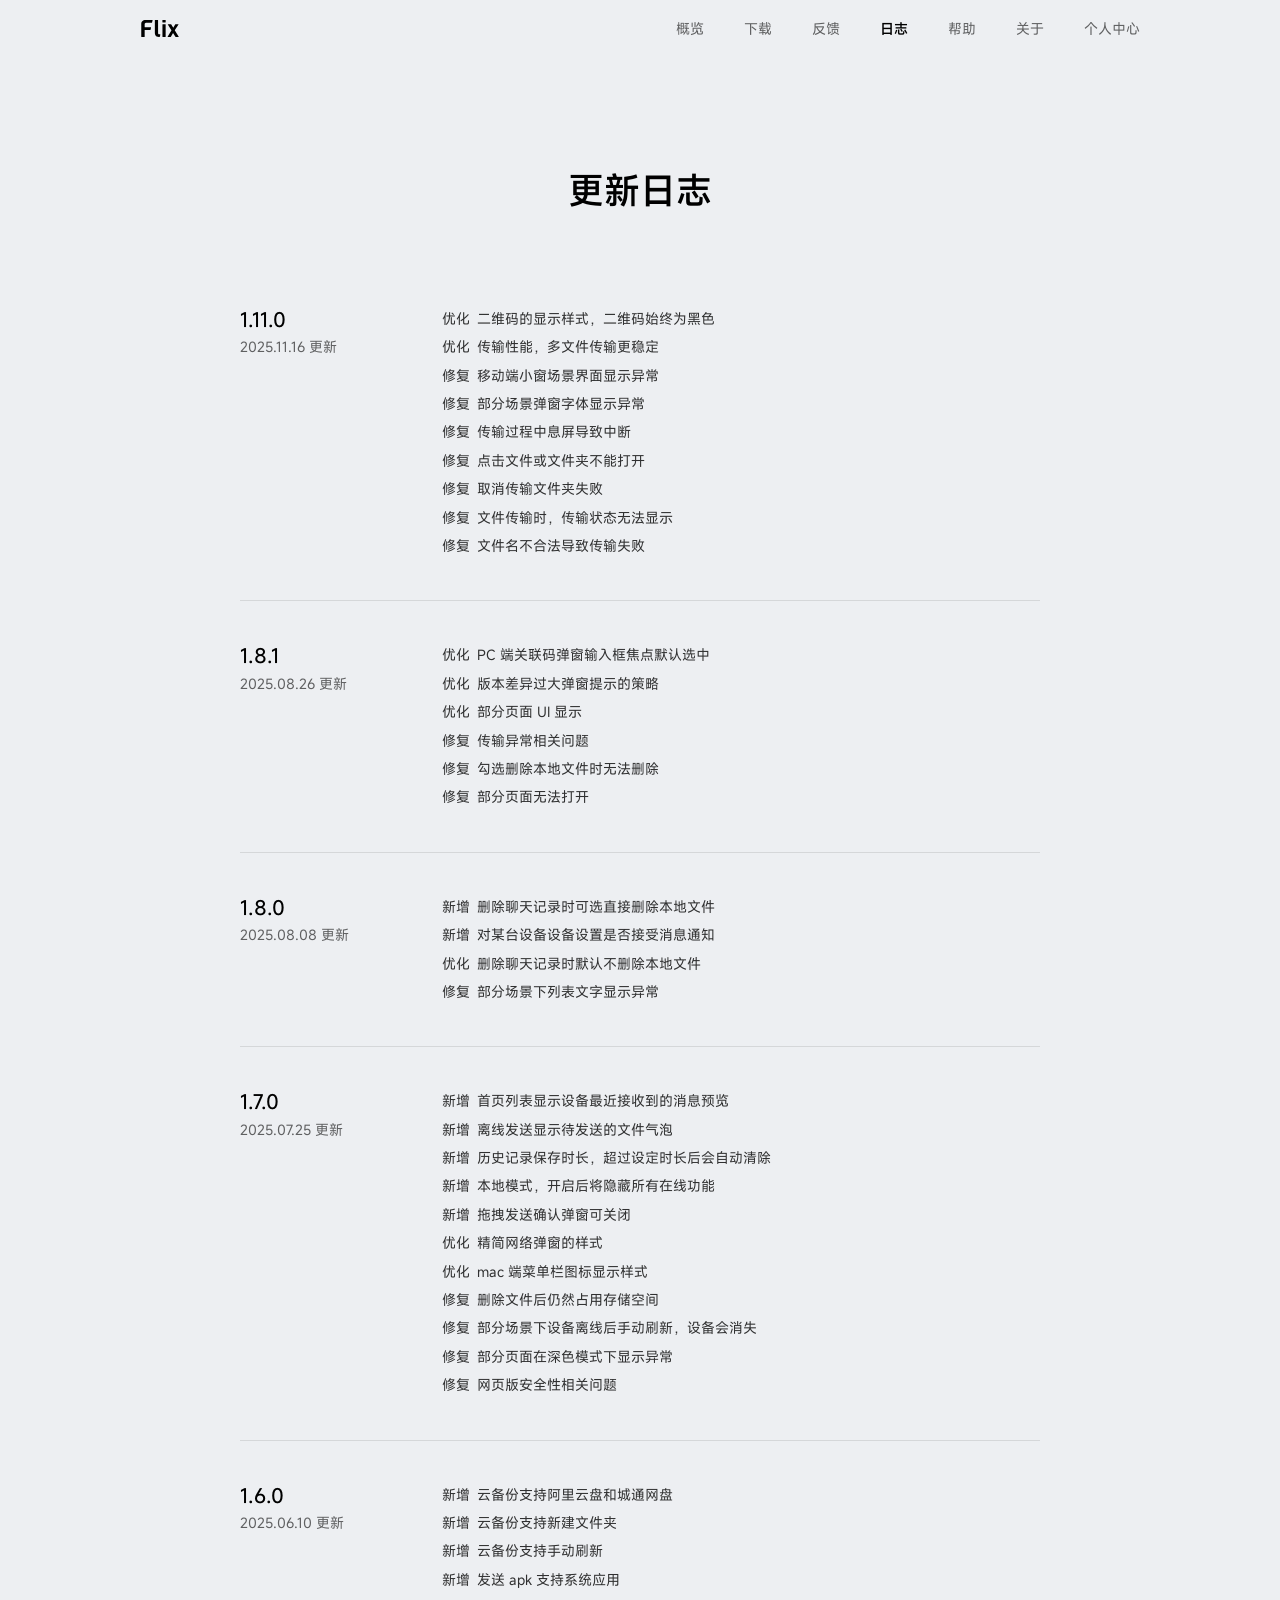
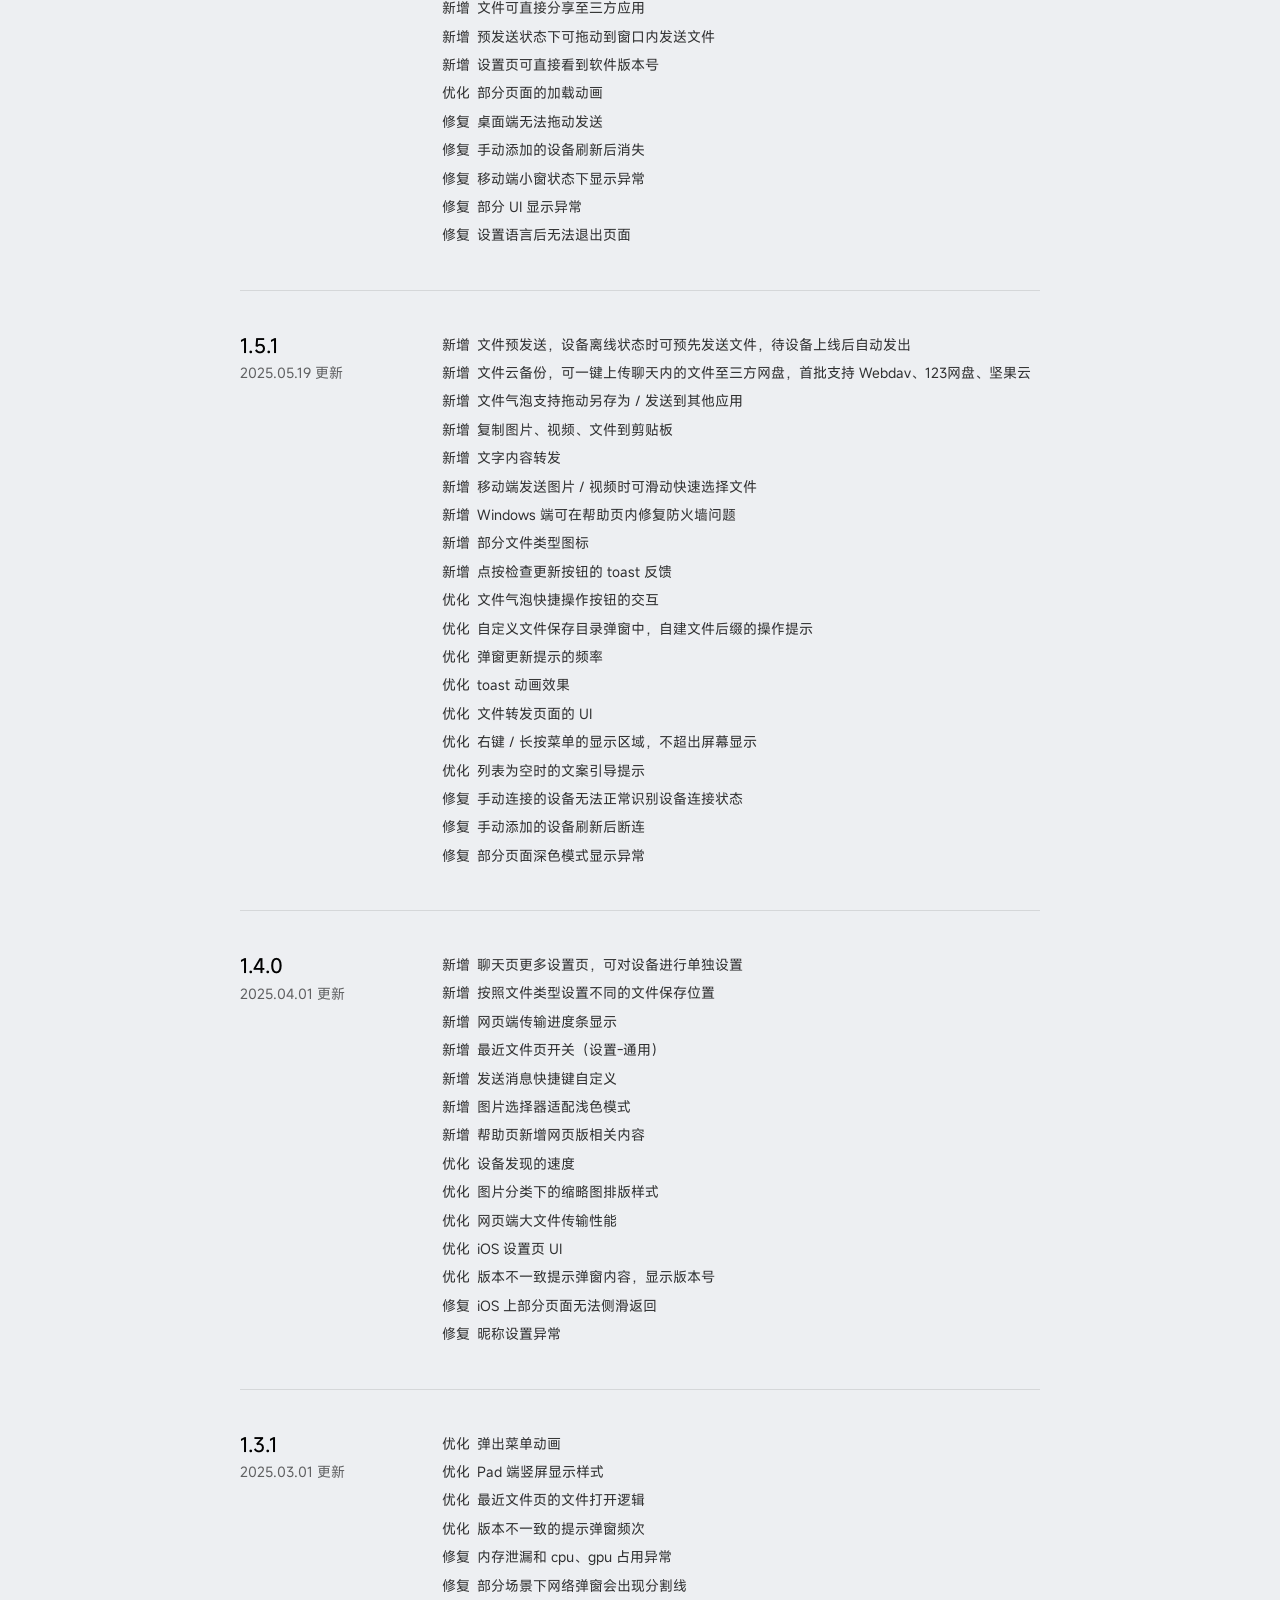
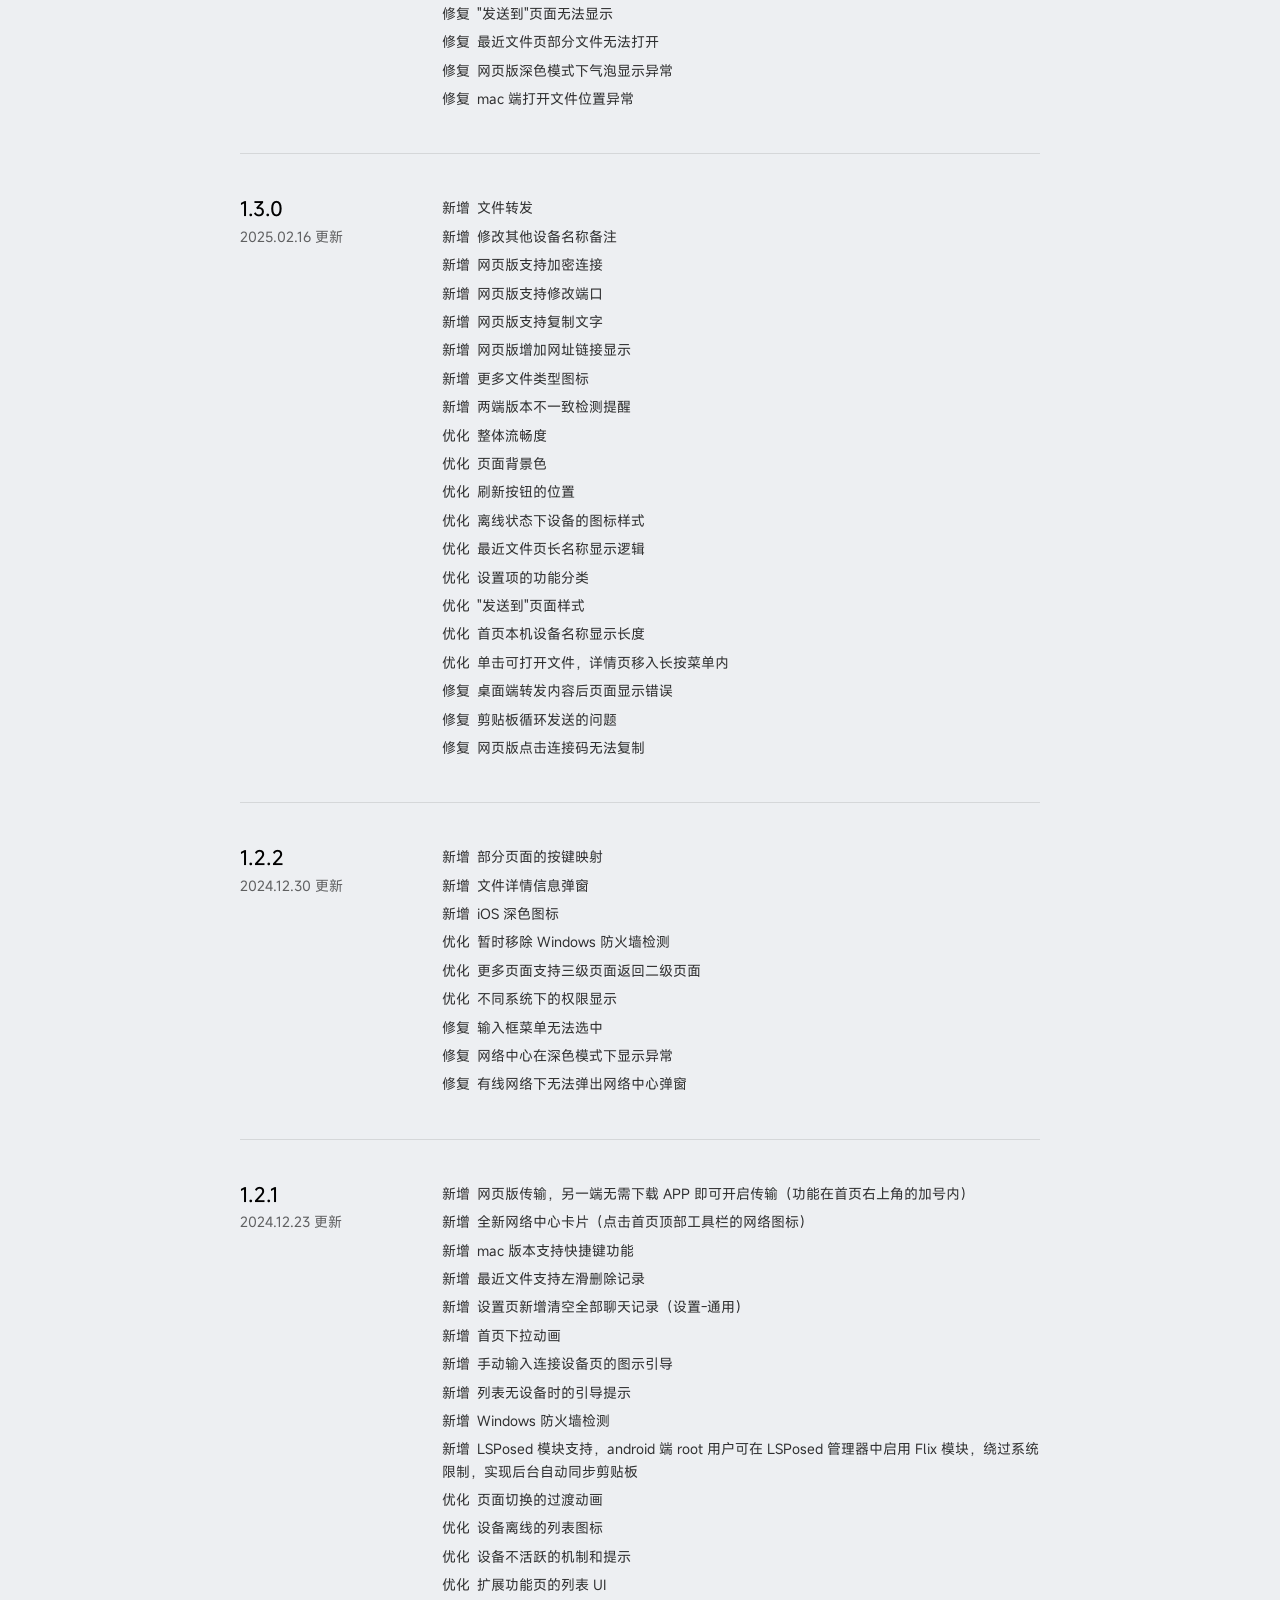
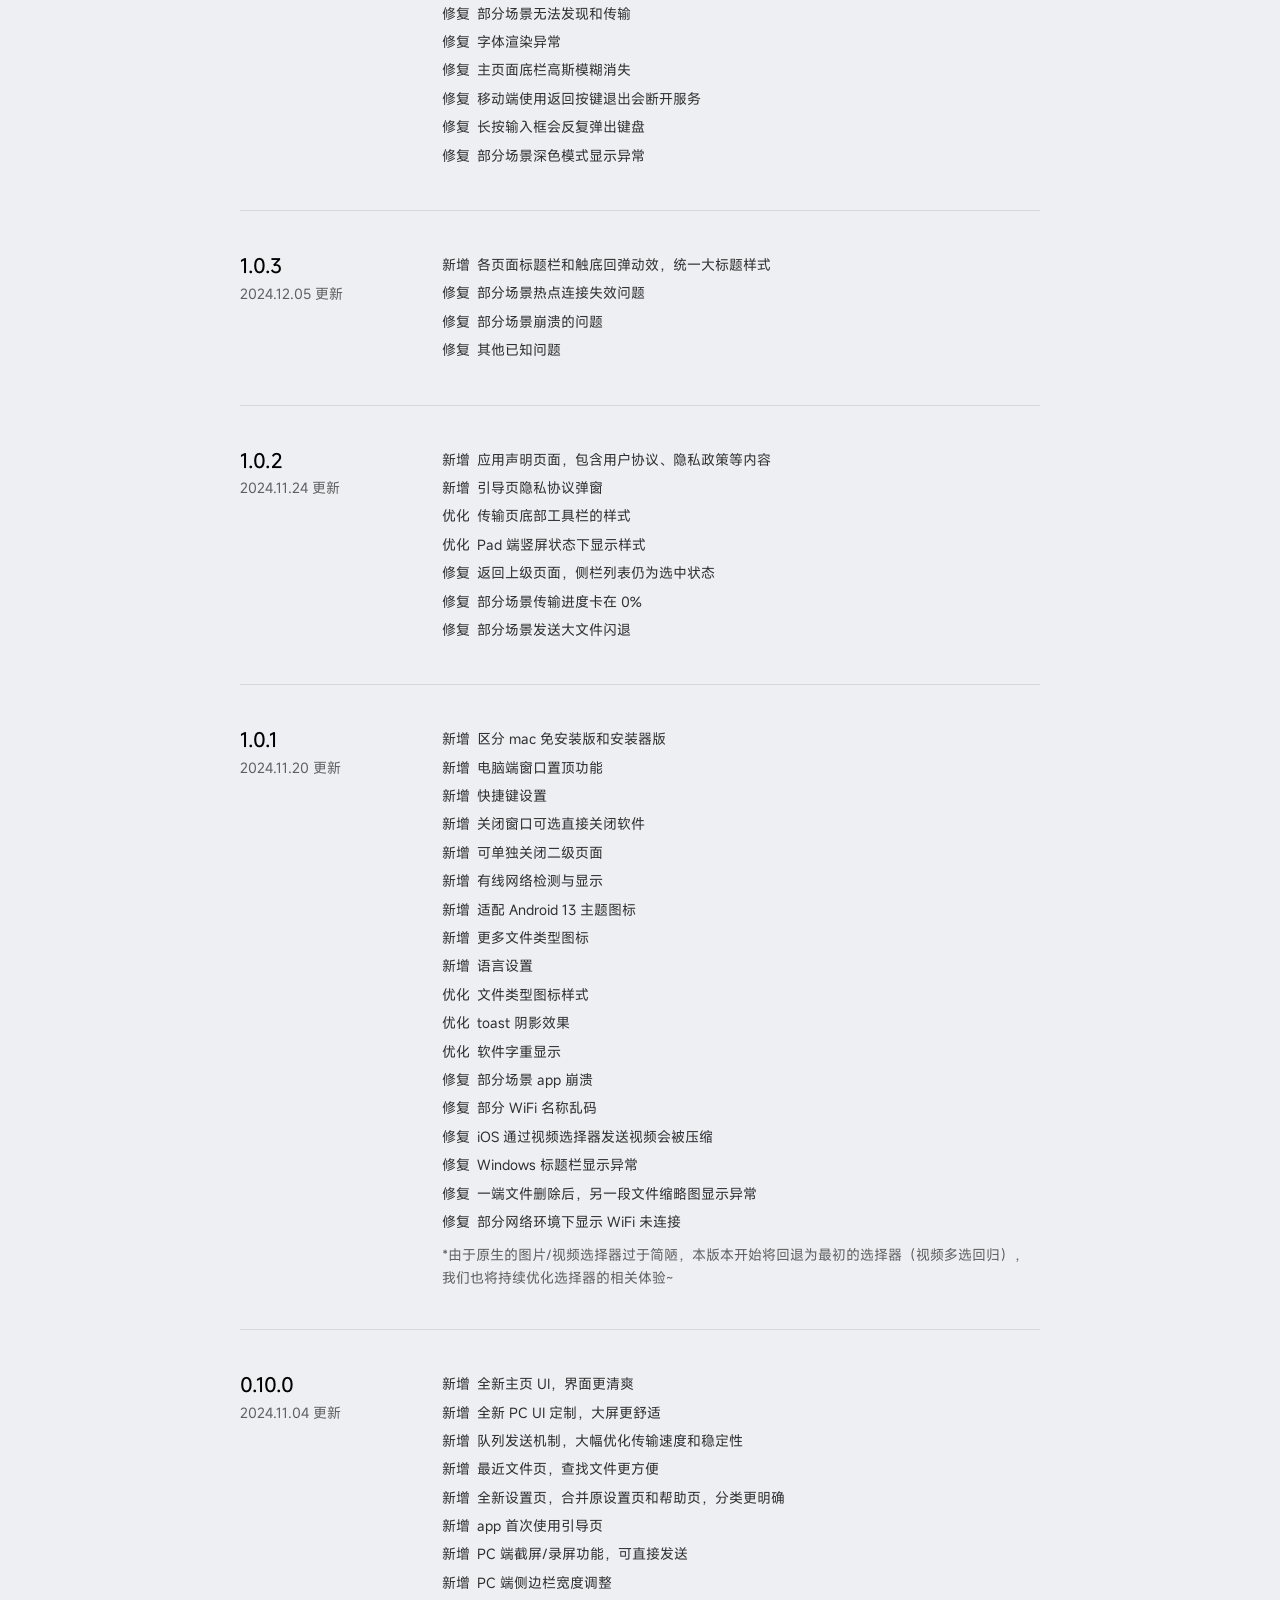
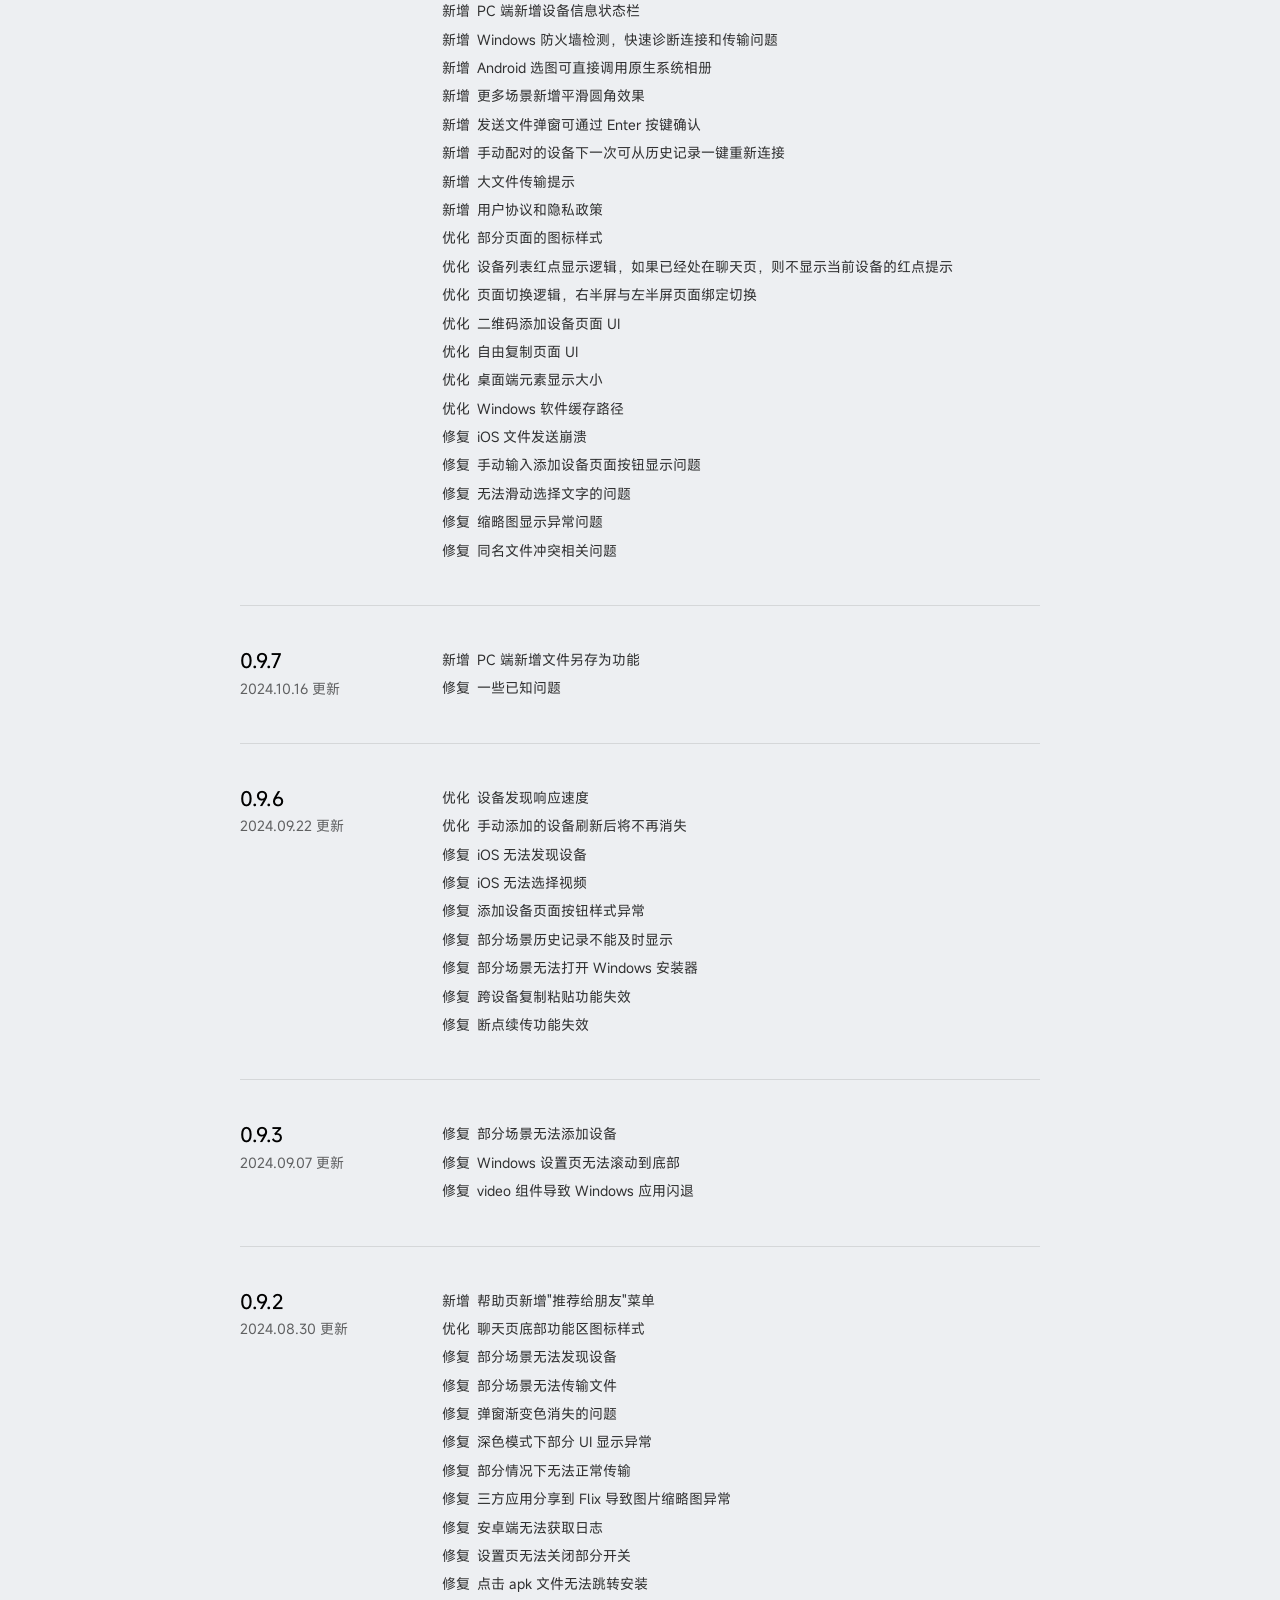
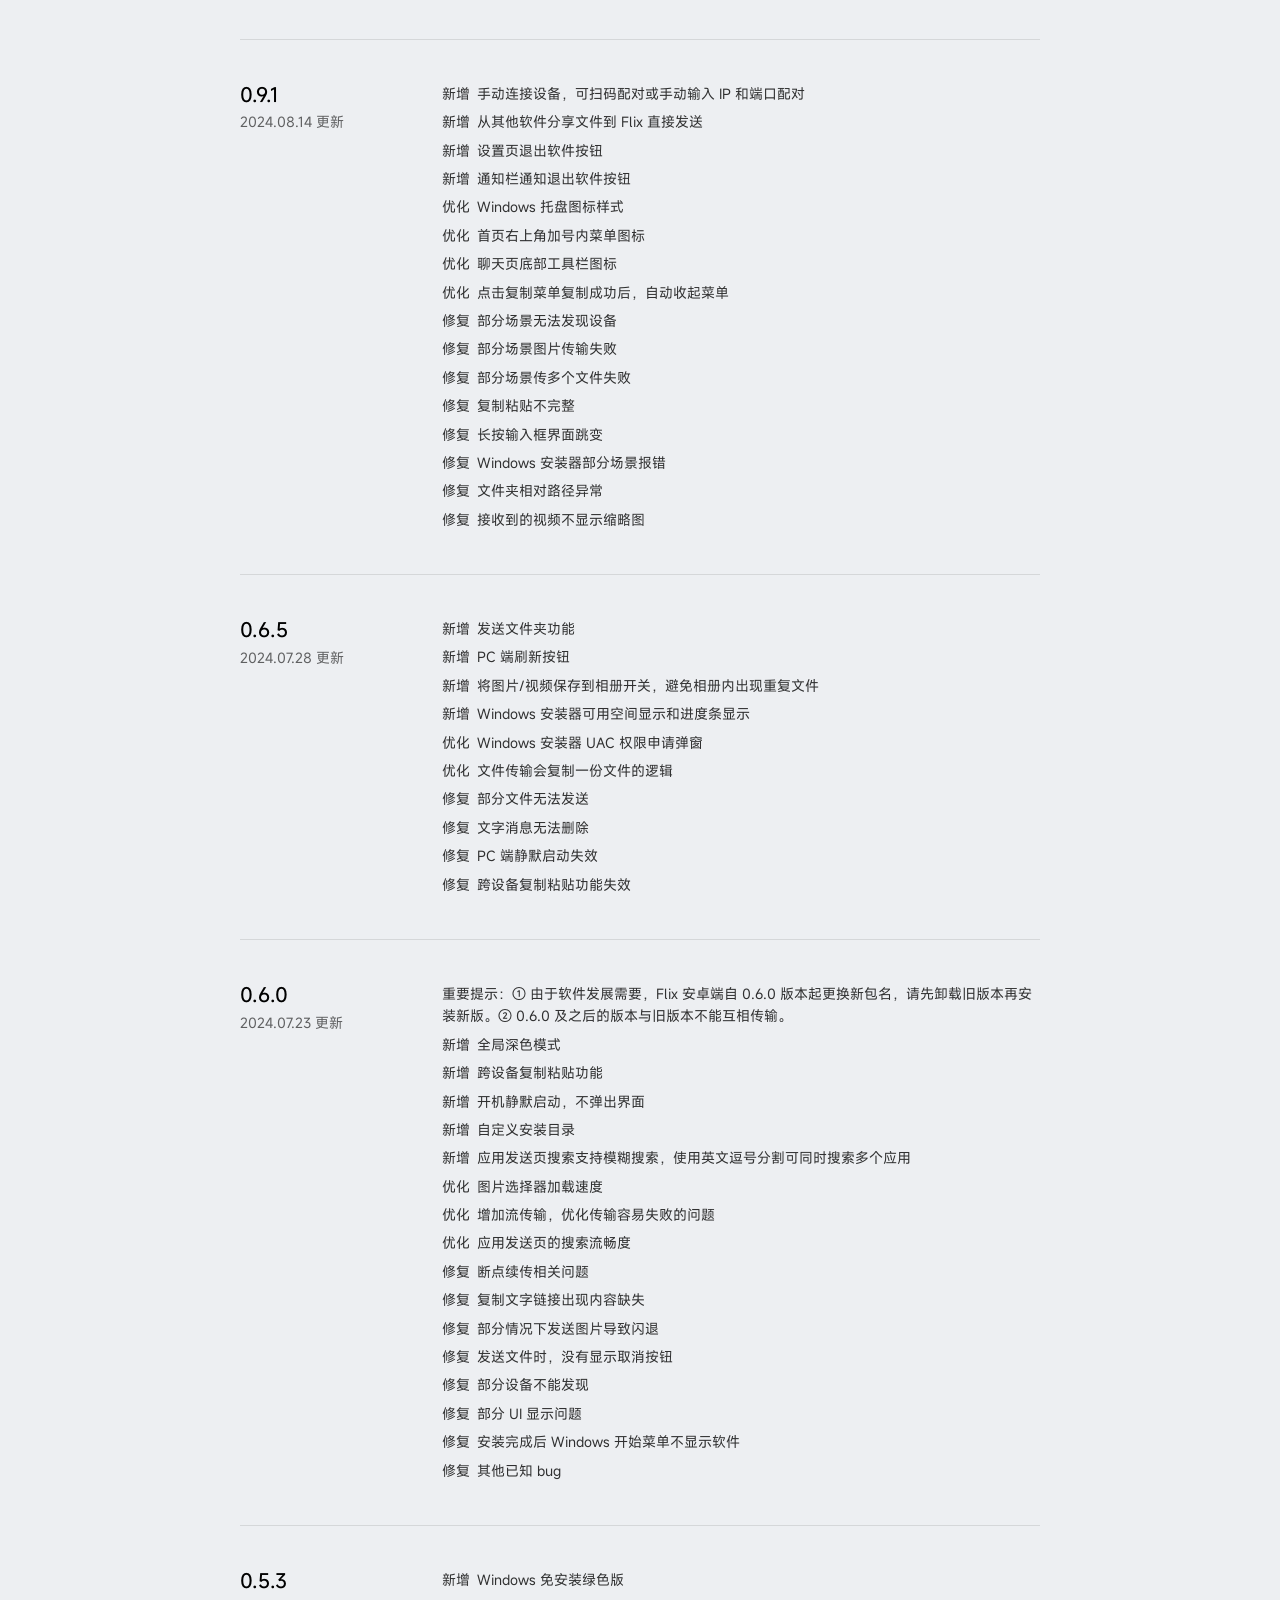
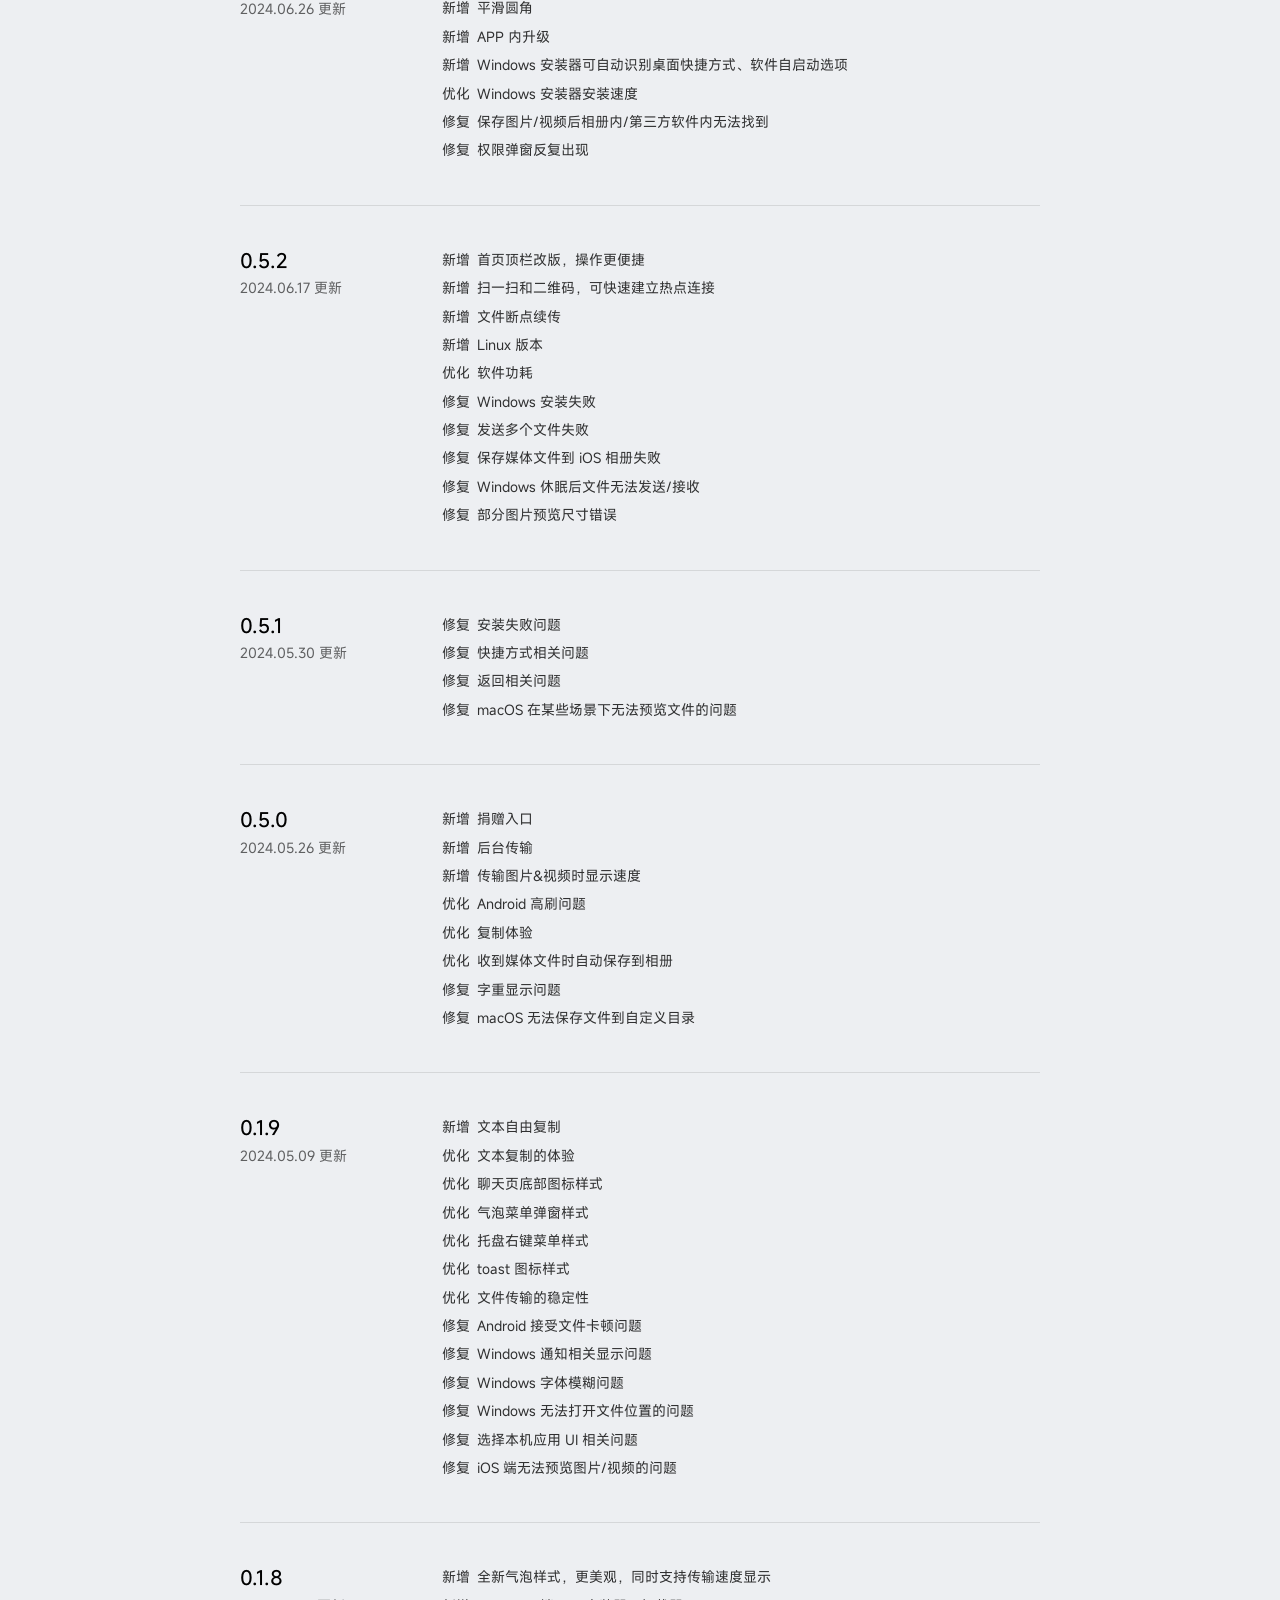
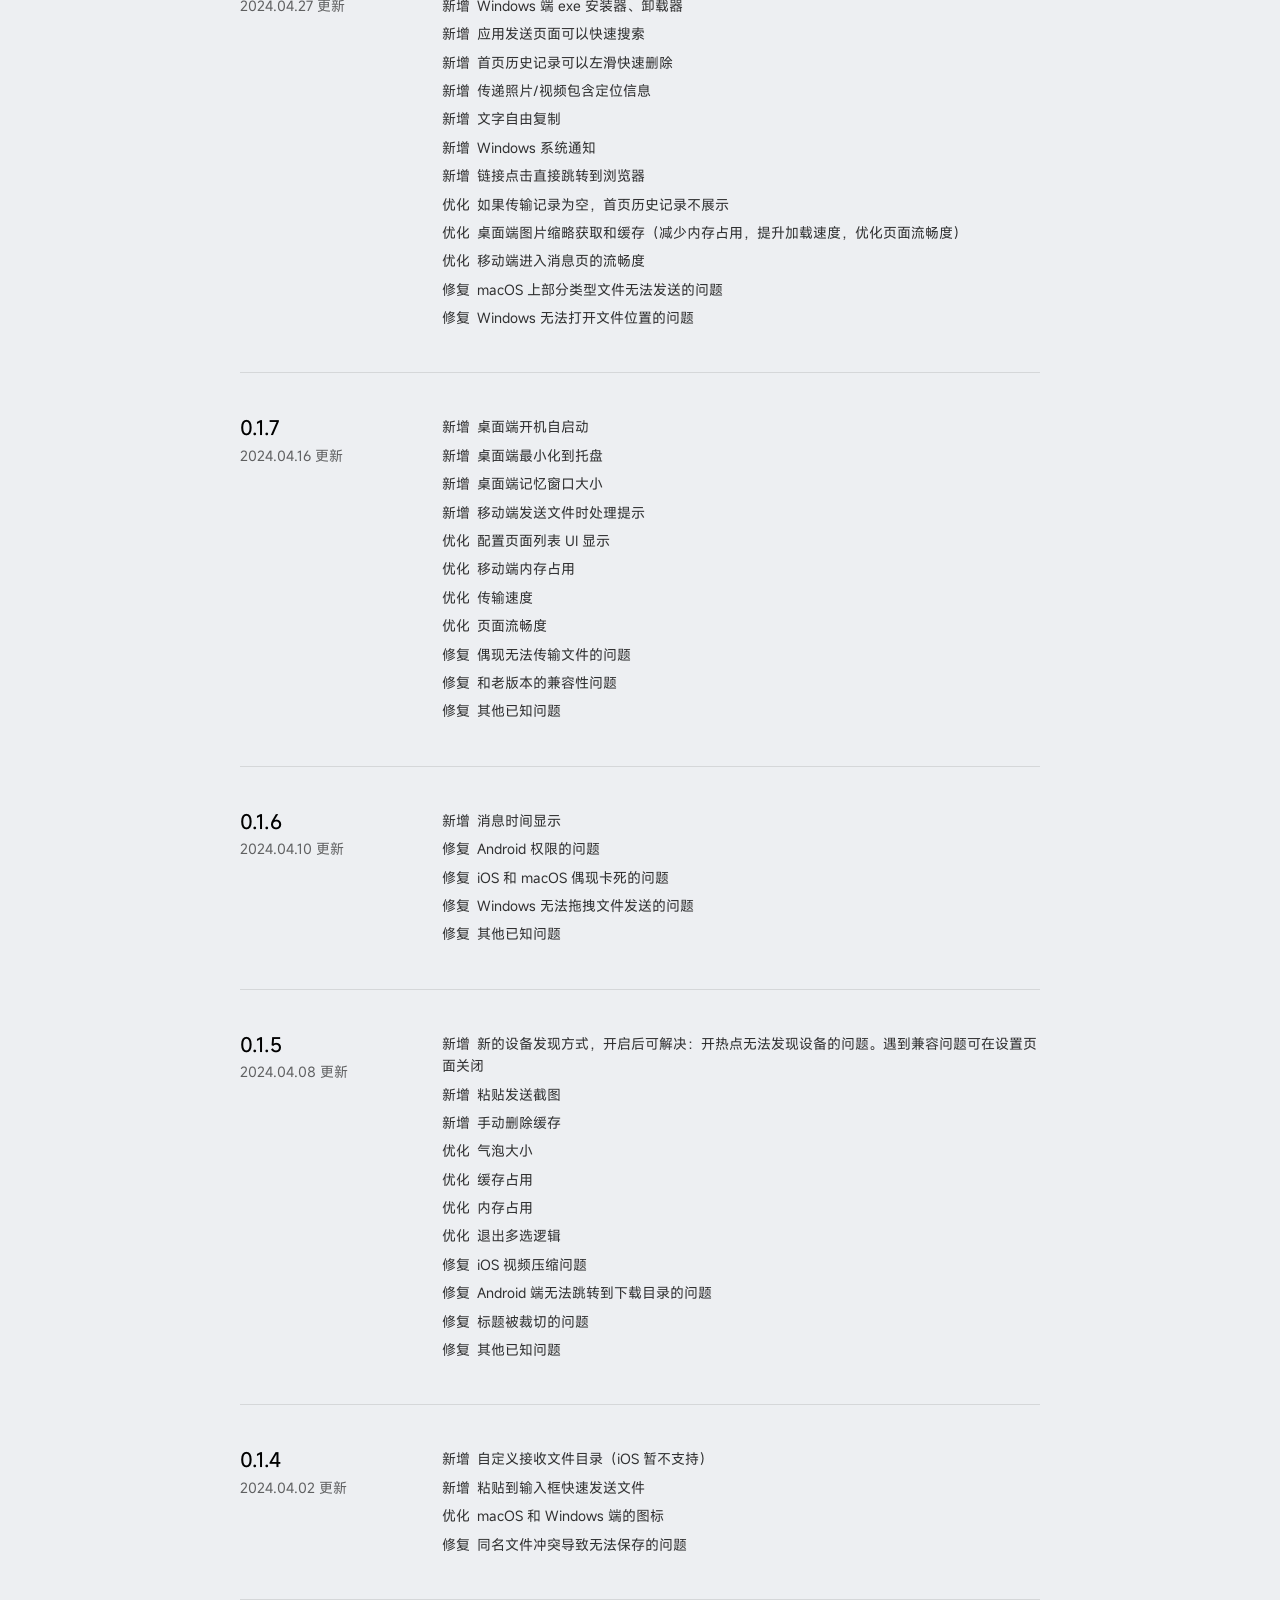
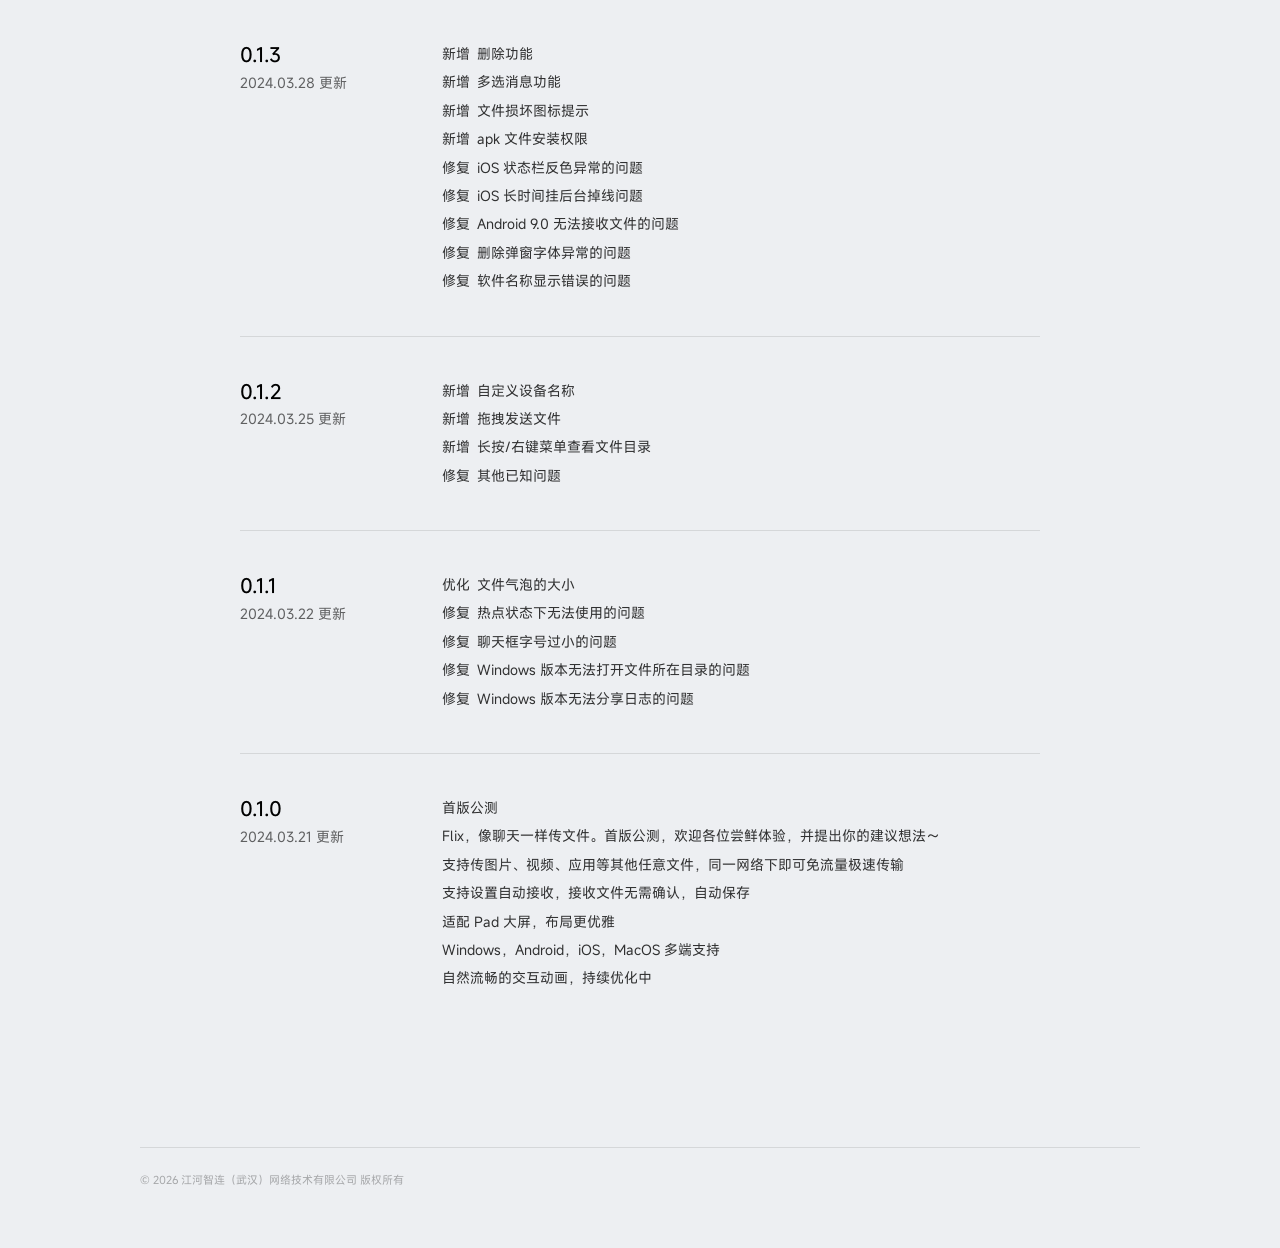
<file: changelog.html>
<!DOCTYPE html>
<html lang="zh-CN">
<head>
  <meta charset="UTF-8">
  <meta name="viewport" content="width=device-width, initial-scale=1.0">
  <title>更新日志 - Flix 2.0</title>
  <link rel="stylesheet" href="style.css">
  <link rel="stylesheet" href="feedback.css">
  <link rel="stylesheet" href="changelog.css">
</head>
<body>
  <!-- Header / Nav -->
  <header class="header">
    <div class="header-inner">
      <a href="index.html" class="logo" aria-label="返回概览">
        <svg width="40" height="17" viewBox="0 0 39.9996 16.9015" fill="none" xmlns="http://www.w3.org/2000/svg">
          <path d="M12.2398 1.54752e-07C12.384 1.5482e-07 12.4561 0.0004103 12.5054 0.0302736C12.5486 0.0564541 12.5812 0.0972658 12.5963 0.145508C12.6133 0.200551 12.5956 0.27049 12.5611 0.410156L12.0347 2.54102C12.0126 2.63045 12.0019 2.67556 11.9771 2.70898C11.9551 2.73855 11.9252 2.76205 11.8912 2.77637C11.8527 2.79258 11.8061 2.79199 11.7134 2.79199H6.87848C6.10619 2.79199 5.71946 2.79225 5.42438 2.94238C5.16477 3.07466 4.95314 3.28629 4.82087 3.5459C4.67059 3.84101 4.67048 4.22746 4.67048 5V6.79688C4.67048 6.91245 4.67053 6.97043 4.69294 7.01465C4.71278 7.05359 4.74481 7.08563 4.78376 7.10547C4.82798 7.12792 4.88592 7.12793 5.00153 7.12793H10.7496C10.8937 7.12793 10.9658 7.12835 11.0152 7.1582C11.0583 7.18439 11.091 7.22524 11.106 7.27344C11.123 7.32847 11.1054 7.39848 11.0709 7.53809L10.5445 9.66895C10.5223 9.75864 10.5109 9.80346 10.4859 9.83691C10.4639 9.86639 10.4348 9.89 10.4009 9.9043C10.3624 9.92052 10.3159 9.91992 10.2232 9.91992H5.00153C4.88601 9.91992 4.82796 9.91998 4.78376 9.94238C4.74481 9.96222 4.71278 9.99426 4.69294 10.0332C4.67044 10.0774 4.67048 10.1354 4.67048 10.251V16.5703C4.67048 16.686 4.67054 16.7439 4.64801 16.7881C4.62817 16.827 4.59614 16.8591 4.55719 16.8789C4.51298 16.9012 4.45492 16.9014 4.33942 16.9014H1.59137C1.47583 16.9014 1.41782 16.9013 1.3736 16.8789C1.33466 16.8591 1.30262 16.827 1.28278 16.7881C1.26028 16.7439 1.26032 16.6859 1.26032 16.5703V5.51855C1.26032 3.58728 1.26054 2.62155 1.6363 1.88379C1.96699 1.23476 2.49508 0.706673 3.14411 0.375977C3.88187 0.000217209 4.8476 1.56022e-07 6.77887 1.54752e-07H12.2398ZM17.7466 1.54752e-07C17.8623 1.60503e-07 17.9202 -2.07769e-05 17.9644 0.0224611C18.0034 0.0423029 18.0354 0.0743397 18.0552 0.113281C18.0776 0.157499 18.0777 0.215511 18.0777 0.331055V12.835C18.0777 13.6044 18.366 13.9373 18.3765 13.9492C18.6736 14.2773 19.3428 14.2803 19.3531 14.2803H19.731C19.9744 14.2803 20.0965 14.2805 20.1793 14.3311C20.2516 14.3754 20.3053 14.4451 20.3297 14.5264C20.3573 14.6193 20.3262 14.7373 20.2642 14.9727L19.8218 16.6543C19.7986 16.7426 19.7863 16.7865 19.7613 16.8193C19.7392 16.8483 19.7099 16.8708 19.6763 16.8848C19.6382 16.9006 19.5927 16.9014 19.5015 16.9014H18.9625C17.0191 16.9013 15.9401 15.9056 15.9302 15.8965C14.8587 14.9005 14.8493 13.0614 14.8492 13.0313V0.331055C14.8492 0.215599 14.8494 0.157487 14.8716 0.113281C14.8915 0.0743652 14.9236 0.0423054 14.9625 0.0224611C15.0067 -6.81334e-05 15.0646 1.89221e-07 15.1802 1.54752e-07H17.7466ZM25.1011 4.16406C25.2942 4.16406 25.3907 4.16463 25.4644 4.20215C25.5293 4.23522 25.5827 4.28764 25.6158 4.35254C25.6533 4.42627 25.6529 4.52294 25.6529 4.71582V16.3496C25.6529 16.5425 25.6532 16.6392 25.6158 16.7129C25.5827 16.7778 25.5293 16.8312 25.4644 16.8643C25.3907 16.9016 25.294 16.9014 25.1011 16.9014H23.0025C22.8097 16.9014 22.7129 16.9018 22.6392 16.8643C22.5743 16.8312 22.5219 16.7778 22.4888 16.7129C22.4513 16.6391 22.4507 16.5427 22.4507 16.3496V4.71582C22.4507 4.52291 22.4513 4.42627 22.4888 4.35254C22.5219 4.28779 22.5745 4.23519 22.6392 4.20215C22.713 4.16458 22.8096 4.16406 23.0025 4.16406H25.1011ZM30.857 4.16406C30.9244 4.16406 30.9585 4.16426 30.9888 4.17383C31.0156 4.1823 31.0408 4.19647 31.0621 4.21484C31.086 4.23563 31.104 4.2642 31.1392 4.32129L32.983 7.30762C33.0808 7.46598 33.1302 7.54571 33.192 7.57129C33.2457 7.59342 33.3063 7.59123 33.359 7.56641C33.4194 7.53787 33.4643 7.4567 33.5543 7.29395L35.191 4.33496C35.2252 4.273 35.2427 4.24233 35.2672 4.21973C35.2888 4.19969 35.3143 4.18408 35.3424 4.1748C35.3739 4.16438 35.4094 4.16406 35.48 4.16406H38.065C38.2617 4.16406 38.3604 4.16409 38.4156 4.20508C38.4636 4.24096 38.4942 4.29666 38.4986 4.35645C38.5034 4.42497 38.4501 4.50814 38.3443 4.67383L34.9029 10.0635C34.8623 10.127 34.8416 10.1592 34.8336 10.1934C34.8265 10.2235 34.826 10.2549 34.8326 10.2852C34.8401 10.3195 34.8604 10.3518 34.9 10.416L38.5924 16.3965C38.6941 16.5613 38.7446 16.6439 38.7388 16.7119C38.7338 16.7711 38.7035 16.825 38.6558 16.8604C38.601 16.901 38.504 16.9014 38.3101 16.9014H35.7291C35.6622 16.9014 35.6284 16.9011 35.5982 16.8916C35.5717 16.8832 35.5471 16.8697 35.5259 16.8516C35.5019 16.8309 35.4842 16.802 35.4488 16.7451L33.3433 13.3613C33.2458 13.2045 33.1968 13.1261 33.1353 13.1006C33.0816 13.0784 33.0209 13.0798 32.9683 13.1045C32.908 13.1328 32.8629 13.2136 32.773 13.375L30.9019 16.7314C30.8675 16.7932 30.8502 16.8242 30.8257 16.8467C30.8041 16.8665 30.7784 16.8814 30.7506 16.8906C30.719 16.901 30.6836 16.9014 30.6129 16.9014H28.0172C27.8233 16.9014 27.7263 16.901 27.6715 16.8604C27.6238 16.825 27.5934 16.7711 27.5884 16.7119C27.5828 16.6439 27.6339 16.5613 27.7359 16.3965L31.3765 10.5117C31.4156 10.4486 31.4353 10.4166 31.4429 10.3828C31.4497 10.3528 31.4497 10.321 31.4429 10.291C31.4352 10.2573 31.4154 10.2259 31.3765 10.1631L27.9713 4.66992C27.8691 4.50508 27.8174 4.42252 27.8228 4.35449C27.8277 4.29525 27.8581 4.24054 27.9058 4.20508C27.9607 4.1644 28.0582 4.16406 28.2525 4.16406H30.857ZM25.1275 1.54752e-07C25.3204 1.60702e-07 25.4171 -0.000384165 25.4908 0.0371095C25.5557 0.0701792 25.6081 0.123574 25.6412 0.188477C25.6787 0.262253 25.6793 0.35864 25.6793 0.551758V1.87305C25.6793 2.06614 25.6788 2.16256 25.6412 2.23633C25.6081 2.30115 25.5556 2.35365 25.4908 2.38672C25.417 2.4243 25.3205 2.4248 25.1275 2.4248H22.9507C22.7577 2.4248 22.6612 2.4243 22.5875 2.38672C22.5226 2.35366 22.4701 2.30116 22.4371 2.23633C22.3995 2.16256 22.399 2.06614 22.399 1.87305V0.551758C22.399 0.358619 22.3995 0.262256 22.4371 0.188477C22.4701 0.123574 22.5226 0.0701792 22.5875 0.0371095C22.6612 -0.00036398 22.7579 1.58039e-07 22.9507 1.54752e-07H25.1275Z" fill="currentColor"/>
        </svg>
      </a>
      <nav class="nav" id="main-nav" aria-label="主导航">
        <a href="index.html" class="nav-link">概览</a>
        <a href="download.html" class="nav-link">下载</a>
        <a href="feedback.html" class="nav-link">反馈</a>
        <a href="changelog.html" class="nav-link active">日志</a>
        <a href="help.html" class="nav-link">帮助</a>
        <a href="about.html" class="nav-link">关于</a>
        <a href="#" class="nav-link">个人中心</a>
      </nav>
      <button class="menu-btn" id="menu-btn" aria-label="菜单" aria-expanded="false">
        <span class="menu-icon"></span>
      </button>
    </div>
  </header>

  <!-- Changelog Content -->
  <main class="feedback-main changelog-main">
    <div class="feedback-header fade-up">
      <h1 class="page-title">更新日志</h1>
    </div>

    <div class="changelog-list fade-up">

      <!-- 1.11.0 -->
      <div class="changelog-entry">
        <div class="changelog-version-col">
          <h3 class="changelog-version">1.11.0</h3>
          <span class="changelog-date">2025.11.16 更新</span>
        </div>
        <ul class="changelog-items">
          <li><span class="tag tag-optimize">优化</span>二维码的显示样式，二维码始终为黑色</li>
          <li><span class="tag tag-optimize">优化</span>传输性能，多文件传输更稳定</li>
          <li><span class="tag tag-fix">修复</span>移动端小窗场景界面显示异常</li>
          <li><span class="tag tag-fix">修复</span>部分场景弹窗字体显示异常</li>
          <li><span class="tag tag-fix">修复</span>传输过程中息屏导致中断</li>
          <li><span class="tag tag-fix">修复</span>点击文件或文件夹不能打开</li>
          <li><span class="tag tag-fix">修复</span>取消传输文件夹失败</li>
          <li><span class="tag tag-fix">修复</span>文件传输时，传输状态无法显示</li>
          <li><span class="tag tag-fix">修复</span>文件名不合法导致传输失败</li>
        </ul>
      </div>

      <!-- 1.8.1 -->
      <div class="changelog-entry">
        <div class="changelog-version-col">
          <h3 class="changelog-version">1.8.1</h3>
          <span class="changelog-date">2025.08.26 更新</span>
        </div>
        <ul class="changelog-items">
          <li><span class="tag tag-optimize">优化</span>PC 端关联码弹窗输入框焦点默认选中</li>
          <li><span class="tag tag-optimize">优化</span>版本差异过大弹窗提示的策略</li>
          <li><span class="tag tag-optimize">优化</span>部分页面 UI 显示</li>
          <li><span class="tag tag-fix">修复</span>传输异常相关问题</li>
          <li><span class="tag tag-fix">修复</span>勾选删除本地文件时无法删除</li>
          <li><span class="tag tag-fix">修复</span>部分页面无法打开</li>
        </ul>
      </div>

      <!-- 1.8.0 -->
      <div class="changelog-entry">
        <div class="changelog-version-col">
          <h3 class="changelog-version">1.8.0</h3>
          <span class="changelog-date">2025.08.08 更新</span>
        </div>
        <ul class="changelog-items">
          <li><span class="tag tag-new">新增</span>删除聊天记录时可选直接删除本地文件</li>
          <li><span class="tag tag-new">新增</span>对某台设备设备设置是否接受消息通知</li>
          <li><span class="tag tag-optimize">优化</span>删除聊天记录时默认不删除本地文件</li>
          <li><span class="tag tag-fix">修复</span>部分场景下列表文字显示异常</li>
        </ul>
      </div>

      <!-- 1.7.0 -->
      <div class="changelog-entry">
        <div class="changelog-version-col">
          <h3 class="changelog-version">1.7.0</h3>
          <span class="changelog-date">2025.07.25 更新</span>
        </div>
        <ul class="changelog-items">
          <li><span class="tag tag-new">新增</span>首页列表显示设备最近接收到的消息预览</li>
          <li><span class="tag tag-new">新增</span>离线发送显示待发送的文件气泡</li>
          <li><span class="tag tag-new">新增</span>历史记录保存时长，超过设定时长后会自动清除</li>
          <li><span class="tag tag-new">新增</span>本地模式，开启后将隐藏所有在线功能</li>
          <li><span class="tag tag-new">新增</span>拖拽发送确认弹窗可关闭</li>
          <li><span class="tag tag-optimize">优化</span>精简网络弹窗的样式</li>
          <li><span class="tag tag-optimize">优化</span>mac 端菜单栏图标显示样式</li>
          <li><span class="tag tag-fix">修复</span>删除文件后仍然占用存储空间</li>
          <li><span class="tag tag-fix">修复</span>部分场景下设备离线后手动刷新，设备会消失</li>
          <li><span class="tag tag-fix">修复</span>部分页面在深色模式下显示异常</li>
          <li><span class="tag tag-fix">修复</span>网页版安全性相关问题</li>
        </ul>
      </div>

      <!-- 1.6.0 -->
      <div class="changelog-entry">
        <div class="changelog-version-col">
          <h3 class="changelog-version">1.6.0</h3>
          <span class="changelog-date">2025.06.10 更新</span>
        </div>
        <ul class="changelog-items">
          <li><span class="tag tag-new">新增</span>云备份支持阿里云盘和城通网盘</li>
          <li><span class="tag tag-new">新增</span>云备份支持新建文件夹</li>
          <li><span class="tag tag-new">新增</span>云备份支持手动刷新</li>
          <li><span class="tag tag-new">新增</span>发送 apk 支持系统应用</li>
          <li><span class="tag tag-new">新增</span>文件可直接分享至三方应用</li>
          <li><span class="tag tag-new">新增</span>预发送状态下可拖动到窗口内发送文件</li>
          <li><span class="tag tag-new">新增</span>设置页可直接看到软件版本号</li>
          <li><span class="tag tag-optimize">优化</span>部分页面的加载动画</li>
          <li><span class="tag tag-fix">修复</span>桌面端无法拖动发送</li>
          <li><span class="tag tag-fix">修复</span>手动添加的设备刷新后消失</li>
          <li><span class="tag tag-fix">修复</span>移动端小窗状态下显示异常</li>
          <li><span class="tag tag-fix">修复</span>部分 UI 显示异常</li>
          <li><span class="tag tag-fix">修复</span>设置语言后无法退出页面</li>
        </ul>
      </div>

      <!-- 1.5.1 -->
      <div class="changelog-entry">
        <div class="changelog-version-col">
          <h3 class="changelog-version">1.5.1</h3>
          <span class="changelog-date">2025.05.19 更新</span>
        </div>
        <ul class="changelog-items">
          <li><span class="tag tag-new">新增</span>文件预发送，设备离线状态时可预先发送文件，待设备上线后自动发出</li>
          <li><span class="tag tag-new">新增</span>文件云备份，可一键上传聊天内的文件至三方网盘，首批支持 Webdav、123网盘、坚果云</li>
          <li><span class="tag tag-new">新增</span>文件气泡支持拖动另存为 / 发送到其他应用</li>
          <li><span class="tag tag-new">新增</span>复制图片、视频、文件到剪贴板</li>
          <li><span class="tag tag-new">新增</span>文字内容转发</li>
          <li><span class="tag tag-new">新增</span>移动端发送图片 / 视频时可滑动快速选择文件</li>
          <li><span class="tag tag-new">新增</span>Windows 端可在帮助页内修复防火墙问题</li>
          <li><span class="tag tag-new">新增</span>部分文件类型图标</li>
          <li><span class="tag tag-new">新增</span>点按检查更新按钮的 toast 反馈</li>
          <li><span class="tag tag-optimize">优化</span>文件气泡快捷操作按钮的交互</li>
          <li><span class="tag tag-optimize">优化</span>自定义文件保存目录弹窗中，自建文件后缀的操作提示</li>
          <li><span class="tag tag-optimize">优化</span>弹窗更新提示的频率</li>
          <li><span class="tag tag-optimize">优化</span>toast 动画效果</li>
          <li><span class="tag tag-optimize">优化</span>文件转发页面的 UI</li>
          <li><span class="tag tag-optimize">优化</span>右键 / 长按菜单的显示区域，不超出屏幕显示</li>
          <li><span class="tag tag-optimize">优化</span>列表为空时的文案引导提示</li>
          <li><span class="tag tag-fix">修复</span>手动连接的设备无法正常识别设备连接状态</li>
          <li><span class="tag tag-fix">修复</span>手动添加的设备刷新后断连</li>
          <li><span class="tag tag-fix">修复</span>部分页面深色模式显示异常</li>
        </ul>
      </div>

      <!-- 1.4.0 -->
      <div class="changelog-entry">
        <div class="changelog-version-col">
          <h3 class="changelog-version">1.4.0</h3>
          <span class="changelog-date">2025.04.01 更新</span>
        </div>
        <ul class="changelog-items">
          <li><span class="tag tag-new">新增</span>聊天页更多设置页，可对设备进行单独设置</li>
          <li><span class="tag tag-new">新增</span>按照文件类型设置不同的文件保存位置</li>
          <li><span class="tag tag-new">新增</span>网页端传输进度条显示</li>
          <li><span class="tag tag-new">新增</span>最近文件页开关（设置-通用）</li>
          <li><span class="tag tag-new">新增</span>发送消息快捷键自定义</li>
          <li><span class="tag tag-new">新增</span>图片选择器适配浅色模式</li>
          <li><span class="tag tag-new">新增</span>帮助页新增网页版相关内容</li>
          <li><span class="tag tag-optimize">优化</span>设备发现的速度</li>
          <li><span class="tag tag-optimize">优化</span>图片分类下的缩略图排版样式</li>
          <li><span class="tag tag-optimize">优化</span>网页端大文件传输性能</li>
          <li><span class="tag tag-optimize">优化</span>iOS 设置页 UI</li>
          <li><span class="tag tag-optimize">优化</span>版本不一致提示弹窗内容，显示版本号</li>
          <li><span class="tag tag-fix">修复</span>iOS 上部分页面无法侧滑返回</li>
          <li><span class="tag tag-fix">修复</span>昵称设置异常</li>
        </ul>
      </div>

      <!-- 1.3.1 -->
      <div class="changelog-entry">
        <div class="changelog-version-col">
          <h3 class="changelog-version">1.3.1</h3>
          <span class="changelog-date">2025.03.01 更新</span>
        </div>
        <ul class="changelog-items">
          <li><span class="tag tag-optimize">优化</span>弹出菜单动画</li>
          <li><span class="tag tag-optimize">优化</span>Pad 端竖屏显示样式</li>
          <li><span class="tag tag-optimize">优化</span>最近文件页的文件打开逻辑</li>
          <li><span class="tag tag-optimize">优化</span>版本不一致的提示弹窗频次</li>
          <li><span class="tag tag-fix">修复</span>内存泄漏和 cpu、gpu 占用异常</li>
          <li><span class="tag tag-fix">修复</span>部分场景下网络弹窗会出现分割线</li>
          <li><span class="tag tag-fix">修复</span>"发送到"页面无法显示</li>
          <li><span class="tag tag-fix">修复</span>最近文件页部分文件无法打开</li>
          <li><span class="tag tag-fix">修复</span>网页版深色模式下气泡显示异常</li>
          <li><span class="tag tag-fix">修复</span>mac 端打开文件位置异常</li>
        </ul>
      </div>

      <!-- 1.3.0 -->
      <div class="changelog-entry">
        <div class="changelog-version-col">
          <h3 class="changelog-version">1.3.0</h3>
          <span class="changelog-date">2025.02.16 更新</span>
        </div>
        <ul class="changelog-items">
          <li><span class="tag tag-new">新增</span>文件转发</li>
          <li><span class="tag tag-new">新增</span>修改其他设备名称备注</li>
          <li><span class="tag tag-new">新增</span>网页版支持加密连接</li>
          <li><span class="tag tag-new">新增</span>网页版支持修改端口</li>
          <li><span class="tag tag-new">新增</span>网页版支持复制文字</li>
          <li><span class="tag tag-new">新增</span>网页版增加网址链接显示</li>
          <li><span class="tag tag-new">新增</span>更多文件类型图标</li>
          <li><span class="tag tag-new">新增</span>两端版本不一致检测提醒</li>
          <li><span class="tag tag-optimize">优化</span>整体流畅度</li>
          <li><span class="tag tag-optimize">优化</span>页面背景色</li>
          <li><span class="tag tag-optimize">优化</span>刷新按钮的位置</li>
          <li><span class="tag tag-optimize">优化</span>离线状态下设备的图标样式</li>
          <li><span class="tag tag-optimize">优化</span>最近文件页长名称显示逻辑</li>
          <li><span class="tag tag-optimize">优化</span>设置项的功能分类</li>
          <li><span class="tag tag-optimize">优化</span>"发送到"页面样式</li>
          <li><span class="tag tag-optimize">优化</span>首页本机设备名称显示长度</li>
          <li><span class="tag tag-optimize">优化</span>单击可打开文件，详情页移入长按菜单内</li>
          <li><span class="tag tag-fix">修复</span>桌面端转发内容后页面显示错误</li>
          <li><span class="tag tag-fix">修复</span>剪贴板循环发送的问题</li>
          <li><span class="tag tag-fix">修复</span>网页版点击连接码无法复制</li>
        </ul>
      </div>

      <!-- 1.2.2 -->
      <div class="changelog-entry">
        <div class="changelog-version-col">
          <h3 class="changelog-version">1.2.2</h3>
          <span class="changelog-date">2024.12.30 更新</span>
        </div>
        <ul class="changelog-items">
          <li><span class="tag tag-new">新增</span>部分页面的按键映射</li>
          <li><span class="tag tag-new">新增</span>文件详情信息弹窗</li>
          <li><span class="tag tag-new">新增</span>iOS 深色图标</li>
          <li><span class="tag tag-optimize">优化</span>暂时移除 Windows 防火墙检测</li>
          <li><span class="tag tag-optimize">优化</span>更多页面支持三级页面返回二级页面</li>
          <li><span class="tag tag-optimize">优化</span>不同系统下的权限显示</li>
          <li><span class="tag tag-fix">修复</span>输入框菜单无法选中</li>
          <li><span class="tag tag-fix">修复</span>网络中心在深色模式下显示异常</li>
          <li><span class="tag tag-fix">修复</span>有线网络下无法弹出网络中心弹窗</li>
        </ul>
      </div>

      <!-- 1.2.1 -->
      <div class="changelog-entry">
        <div class="changelog-version-col">
          <h3 class="changelog-version">1.2.1</h3>
          <span class="changelog-date">2024.12.23 更新</span>
        </div>
        <ul class="changelog-items">
          <li><span class="tag tag-new">新增</span>网页版传输，另一端无需下载 APP 即可开启传输（功能在首页右上角的加号内）</li>
          <li><span class="tag tag-new">新增</span>全新网络中心卡片（点击首页顶部工具栏的网络图标）</li>
          <li><span class="tag tag-new">新增</span>mac 版本支持快捷键功能</li>
          <li><span class="tag tag-new">新增</span>最近文件支持左滑删除记录</li>
          <li><span class="tag tag-new">新增</span>设置页新增清空全部聊天记录（设置-通用）</li>
          <li><span class="tag tag-new">新增</span>首页下拉动画</li>
          <li><span class="tag tag-new">新增</span>手动输入连接设备页的图示引导</li>
          <li><span class="tag tag-new">新增</span>列表无设备时的引导提示</li>
          <li><span class="tag tag-new">新增</span>Windows 防火墙检测</li>
          <li><span class="tag tag-new">新增</span>LSPosed 模块支持，android 端 root 用户可在 LSPosed 管理器中启用 Flix 模块，绕过系统限制，实现后台自动同步剪贴板</li>
          <li><span class="tag tag-optimize">优化</span>页面切换的过渡动画</li>
          <li><span class="tag tag-optimize">优化</span>设备离线的列表图标</li>
          <li><span class="tag tag-optimize">优化</span>设备不活跃的机制和提示</li>
          <li><span class="tag tag-optimize">优化</span>扩展功能页的列表 UI</li>
          <li><span class="tag tag-fix">修复</span>部分场景无法发现和传输</li>
          <li><span class="tag tag-fix">修复</span>字体渲染异常</li>
          <li><span class="tag tag-fix">修复</span>主页面底栏高斯模糊消失</li>
          <li><span class="tag tag-fix">修复</span>移动端使用返回按键退出会断开服务</li>
          <li><span class="tag tag-fix">修复</span>长按输入框会反复弹出键盘</li>
          <li><span class="tag tag-fix">修复</span>部分场景深色模式显示异常</li>
        </ul>
      </div>

      <!-- 1.0.3 -->
      <div class="changelog-entry">
        <div class="changelog-version-col">
          <h3 class="changelog-version">1.0.3</h3>
          <span class="changelog-date">2024.12.05 更新</span>
        </div>
        <ul class="changelog-items">
          <li><span class="tag tag-new">新增</span>各页面标题栏和触底回弹动效，统一大标题样式</li>
          <li><span class="tag tag-fix">修复</span>部分场景热点连接失效问题</li>
          <li><span class="tag tag-fix">修复</span>部分场景崩溃的问题</li>
          <li><span class="tag tag-fix">修复</span>其他已知问题</li>
        </ul>
      </div>

      <!-- 1.0.2 -->
      <div class="changelog-entry">
        <div class="changelog-version-col">
          <h3 class="changelog-version">1.0.2</h3>
          <span class="changelog-date">2024.11.24 更新</span>
        </div>
        <ul class="changelog-items">
          <li><span class="tag tag-new">新增</span>应用声明页面，包含用户协议、隐私政策等内容</li>
          <li><span class="tag tag-new">新增</span>引导页隐私协议弹窗</li>
          <li><span class="tag tag-optimize">优化</span>传输页底部工具栏的样式</li>
          <li><span class="tag tag-optimize">优化</span>Pad 端竖屏状态下显示样式</li>
          <li><span class="tag tag-fix">修复</span>返回上级页面，侧栏列表仍为选中状态</li>
          <li><span class="tag tag-fix">修复</span>部分场景传输进度卡在 0%</li>
          <li><span class="tag tag-fix">修复</span>部分场景发送大文件闪退</li>
        </ul>
      </div>

      <!-- 1.0.1 -->
      <div class="changelog-entry">
        <div class="changelog-version-col">
          <h3 class="changelog-version">1.0.1</h3>
          <span class="changelog-date">2024.11.20 更新</span>
        </div>
        <ul class="changelog-items">
          <li><span class="tag tag-new">新增</span>区分 mac 免安装版和安装器版</li>
          <li><span class="tag tag-new">新增</span>电脑端窗口置顶功能</li>
          <li><span class="tag tag-new">新增</span>快捷键设置</li>
          <li><span class="tag tag-new">新增</span>关闭窗口可选直接关闭软件</li>
          <li><span class="tag tag-new">新增</span>可单独关闭二级页面</li>
          <li><span class="tag tag-new">新增</span>有线网络检测与显示</li>
          <li><span class="tag tag-new">新增</span>适配 Android 13 主题图标</li>
          <li><span class="tag tag-new">新增</span>更多文件类型图标</li>
          <li><span class="tag tag-new">新增</span>语言设置</li>
          <li><span class="tag tag-optimize">优化</span>文件类型图标样式</li>
          <li><span class="tag tag-optimize">优化</span>toast 阴影效果</li>
          <li><span class="tag tag-optimize">优化</span>软件字重显示</li>
          <li><span class="tag tag-fix">修复</span>部分场景 app 崩溃</li>
          <li><span class="tag tag-fix">修复</span>部分 WiFi 名称乱码</li>
          <li><span class="tag tag-fix">修复</span>iOS 通过视频选择器发送视频会被压缩</li>
          <li><span class="tag tag-fix">修复</span>Windows 标题栏显示异常</li>
          <li><span class="tag tag-fix">修复</span>一端文件删除后，另一段文件缩略图显示异常</li>
          <li><span class="tag tag-fix">修复</span>部分网络环境下显示 WiFi 未连接</li>
        </ul>
        <p class="changelog-note">*由于原生的图片/视频选择器过于简陋，本版本开始将回退为最初的选择器（视频多选回归），我们也将持续优化选择器的相关体验~</p>
      </div>

      <!-- 0.10.0 -->
      <div class="changelog-entry">
        <div class="changelog-version-col">
          <h3 class="changelog-version">0.10.0</h3>
          <span class="changelog-date">2024.11.04 更新</span>
        </div>
        <ul class="changelog-items">
          <li><span class="tag tag-new">新增</span>全新主页 UI，界面更清爽</li>
          <li><span class="tag tag-new">新增</span>全新 PC UI 定制，大屏更舒适</li>
          <li><span class="tag tag-new">新增</span>队列发送机制，大幅优化传输速度和稳定性</li>
          <li><span class="tag tag-new">新增</span>最近文件页，查找文件更方便</li>
          <li><span class="tag tag-new">新增</span>全新设置页，合并原设置页和帮助页，分类更明确</li>
          <li><span class="tag tag-new">新增</span>app 首次使用引导页</li>
          <li><span class="tag tag-new">新增</span>PC 端截屏/录屏功能，可直接发送</li>
          <li><span class="tag tag-new">新增</span>PC 端侧边栏宽度调整</li>
          <li><span class="tag tag-new">新增</span>PC 端新增设备信息状态栏</li>
          <li><span class="tag tag-new">新增</span>Windows 防火墙检测，快速诊断连接和传输问题</li>
          <li><span class="tag tag-new">新增</span>Android 选图可直接调用原生系统相册</li>
          <li><span class="tag tag-new">新增</span>更多场景新增平滑圆角效果</li>
          <li><span class="tag tag-new">新增</span>发送文件弹窗可通过 Enter 按键确认</li>
          <li><span class="tag tag-new">新增</span>手动配对的设备下一次可从历史记录一键重新连接</li>
          <li><span class="tag tag-new">新增</span>大文件传输提示</li>
          <li><span class="tag tag-new">新增</span>用户协议和隐私政策</li>
          <li><span class="tag tag-optimize">优化</span>部分页面的图标样式</li>
          <li><span class="tag tag-optimize">优化</span>设备列表红点显示逻辑，如果已经处在聊天页，则不显示当前设备的红点提示</li>
          <li><span class="tag tag-optimize">优化</span>页面切换逻辑，右半屏与左半屏页面绑定切换</li>
          <li><span class="tag tag-optimize">优化</span>二维码添加设备页面 UI</li>
          <li><span class="tag tag-optimize">优化</span>自由复制页面 UI</li>
          <li><span class="tag tag-optimize">优化</span>桌面端元素显示大小</li>
          <li><span class="tag tag-optimize">优化</span>Windows 软件缓存路径</li>
          <li><span class="tag tag-fix">修复</span>iOS 文件发送崩溃</li>
          <li><span class="tag tag-fix">修复</span>手动输入添加设备页面按钮显示问题</li>
          <li><span class="tag tag-fix">修复</span>无法滑动选择文字的问题</li>
          <li><span class="tag tag-fix">修复</span>缩略图显示异常问题</li>
          <li><span class="tag tag-fix">修复</span>同名文件冲突相关问题</li>
        </ul>
      </div>

      <!-- 0.9.7 -->
      <div class="changelog-entry">
        <div class="changelog-version-col">
          <h3 class="changelog-version">0.9.7</h3>
          <span class="changelog-date">2024.10.16 更新</span>
        </div>
        <ul class="changelog-items">
          <li><span class="tag tag-new">新增</span>PC 端新增文件另存为功能</li>
          <li><span class="tag tag-fix">修复</span>一些已知问题</li>
        </ul>
      </div>

      <!-- 0.9.6 -->
      <div class="changelog-entry">
        <div class="changelog-version-col">
          <h3 class="changelog-version">0.9.6</h3>
          <span class="changelog-date">2024.09.22 更新</span>
        </div>
        <ul class="changelog-items">
          <li><span class="tag tag-optimize">优化</span>设备发现响应速度</li>
          <li><span class="tag tag-optimize">优化</span>手动添加的设备刷新后将不再消失</li>
          <li><span class="tag tag-fix">修复</span>iOS 无法发现设备</li>
          <li><span class="tag tag-fix">修复</span>iOS 无法选择视频</li>
          <li><span class="tag tag-fix">修复</span>添加设备页面按钮样式异常</li>
          <li><span class="tag tag-fix">修复</span>部分场景历史记录不能及时显示</li>
          <li><span class="tag tag-fix">修复</span>部分场景无法打开 Windows 安装器</li>
          <li><span class="tag tag-fix">修复</span>跨设备复制粘贴功能失效</li>
          <li><span class="tag tag-fix">修复</span>断点续传功能失效</li>
        </ul>
      </div>

      <!-- 0.9.3 -->
      <div class="changelog-entry">
        <div class="changelog-version-col">
          <h3 class="changelog-version">0.9.3</h3>
          <span class="changelog-date">2024.09.07 更新</span>
        </div>
        <ul class="changelog-items">
          <li><span class="tag tag-fix">修复</span>部分场景无法添加设备</li>
          <li><span class="tag tag-fix">修复</span>Windows 设置页无法滚动到底部</li>
          <li><span class="tag tag-fix">修复</span>video 组件导致 Windows 应用闪退</li>
        </ul>
      </div>

      <!-- 0.9.2 -->
      <div class="changelog-entry">
        <div class="changelog-version-col">
          <h3 class="changelog-version">0.9.2</h3>
          <span class="changelog-date">2024.08.30 更新</span>
        </div>
        <ul class="changelog-items">
          <li><span class="tag tag-new">新增</span>帮助页新增"推荐给朋友"菜单</li>
          <li><span class="tag tag-optimize">优化</span>聊天页底部功能区图标样式</li>
          <li><span class="tag tag-fix">修复</span>部分场景无法发现设备</li>
          <li><span class="tag tag-fix">修复</span>部分场景无法传输文件</li>
          <li><span class="tag tag-fix">修复</span>弹窗渐变色消失的问题</li>
          <li><span class="tag tag-fix">修复</span>深色模式下部分 UI 显示异常</li>
          <li><span class="tag tag-fix">修复</span>部分情况下无法正常传输</li>
          <li><span class="tag tag-fix">修复</span>三方应用分享到 Flix 导致图片缩略图异常</li>
          <li><span class="tag tag-fix">修复</span>安卓端无法获取日志</li>
          <li><span class="tag tag-fix">修复</span>设置页无法关闭部分开关</li>
          <li><span class="tag tag-fix">修复</span>点击 apk 文件无法跳转安装</li>
        </ul>
      </div>

      <!-- 0.9.1 -->
      <div class="changelog-entry">
        <div class="changelog-version-col">
          <h3 class="changelog-version">0.9.1</h3>
          <span class="changelog-date">2024.08.14 更新</span>
        </div>
        <ul class="changelog-items">
          <li><span class="tag tag-new">新增</span>手动连接设备，可扫码配对或手动输入 IP 和端口配对</li>
          <li><span class="tag tag-new">新增</span>从其他软件分享文件到 Flix 直接发送</li>
          <li><span class="tag tag-new">新增</span>设置页退出软件按钮</li>
          <li><span class="tag tag-new">新增</span>通知栏通知退出软件按钮</li>
          <li><span class="tag tag-optimize">优化</span>Windows 托盘图标样式</li>
          <li><span class="tag tag-optimize">优化</span>首页右上角加号内菜单图标</li>
          <li><span class="tag tag-optimize">优化</span>聊天页底部工具栏图标</li>
          <li><span class="tag tag-optimize">优化</span>点击复制菜单复制成功后，自动收起菜单</li>
          <li><span class="tag tag-fix">修复</span>部分场景无法发现设备</li>
          <li><span class="tag tag-fix">修复</span>部分场景图片传输失败</li>
          <li><span class="tag tag-fix">修复</span>部分场景传多个文件失败</li>
          <li><span class="tag tag-fix">修复</span>复制粘贴不完整</li>
          <li><span class="tag tag-fix">修复</span>长按输入框界面跳变</li>
          <li><span class="tag tag-fix">修复</span>Windows 安装器部分场景报错</li>
          <li><span class="tag tag-fix">修复</span>文件夹相对路径异常</li>
          <li><span class="tag tag-fix">修复</span>接收到的视频不显示缩略图</li>
        </ul>
      </div>

      <!-- 0.6.5 -->
      <div class="changelog-entry">
        <div class="changelog-version-col">
          <h3 class="changelog-version">0.6.5</h3>
          <span class="changelog-date">2024.07.28 更新</span>
        </div>
        <ul class="changelog-items">
          <li><span class="tag tag-new">新增</span>发送文件夹功能</li>
          <li><span class="tag tag-new">新增</span>PC 端刷新按钮</li>
          <li><span class="tag tag-new">新增</span>将图片/视频保存到相册开关，避免相册内出现重复文件</li>
          <li><span class="tag tag-new">新增</span>Windows 安装器可用空间显示和进度条显示</li>
          <li><span class="tag tag-optimize">优化</span>Windows 安装器 UAC 权限申请弹窗</li>
          <li><span class="tag tag-optimize">优化</span>文件传输会复制一份文件的逻辑</li>
          <li><span class="tag tag-fix">修复</span>部分文件无法发送</li>
          <li><span class="tag tag-fix">修复</span>文字消息无法删除</li>
          <li><span class="tag tag-fix">修复</span>PC 端静默启动失效</li>
          <li><span class="tag tag-fix">修复</span>跨设备复制粘贴功能失效</li>
        </ul>
      </div>

      <!-- 0.6.0 -->
      <div class="changelog-entry">
        <div class="changelog-version-col">
          <h3 class="changelog-version">0.6.0</h3>
          <span class="changelog-date">2024.07.23 更新</span>
        </div>
        <ul class="changelog-items">
          <li>重要提示：① 由于软件发展需要，Flix 安卓端自 0.6.0 版本起更换新包名，请先卸载旧版本再安装新版。② 0.6.0 及之后的版本与旧版本不能互相传输。</li>
          <li><span class="tag tag-new">新增</span>全局深色模式</li>
          <li><span class="tag tag-new">新增</span>跨设备复制粘贴功能</li>
          <li><span class="tag tag-new">新增</span>开机静默启动，不弹出界面</li>
          <li><span class="tag tag-new">新增</span>自定义安装目录</li>
          <li><span class="tag tag-new">新增</span>应用发送页搜索支持模糊搜索，使用英文逗号分割可同时搜索多个应用</li>
          <li><span class="tag tag-optimize">优化</span>图片选择器加载速度</li>
          <li><span class="tag tag-optimize">优化</span>增加流传输，优化传输容易失败的问题</li>
          <li><span class="tag tag-optimize">优化</span>应用发送页的搜索流畅度</li>
          <li><span class="tag tag-fix">修复</span>断点续传相关问题</li>
          <li><span class="tag tag-fix">修复</span>复制文字链接出现内容缺失</li>
          <li><span class="tag tag-fix">修复</span>部分情况下发送图片导致闪退</li>
          <li><span class="tag tag-fix">修复</span>发送文件时，没有显示取消按钮</li>
          <li><span class="tag tag-fix">修复</span>部分设备不能发现</li>
          <li><span class="tag tag-fix">修复</span>部分 UI 显示问题</li>
          <li><span class="tag tag-fix">修复</span>安装完成后 Windows 开始菜单不显示软件</li>
          <li><span class="tag tag-fix">修复</span>其他已知 bug</li>
        </ul>
      </div>

      <!-- 0.5.3 -->
      <div class="changelog-entry">
        <div class="changelog-version-col">
          <h3 class="changelog-version">0.5.3</h3>
          <span class="changelog-date">2024.06.26 更新</span>
        </div>
        <ul class="changelog-items">
          <li><span class="tag tag-new">新增</span>Windows 免安装绿色版</li>
          <li><span class="tag tag-new">新增</span>平滑圆角</li>
          <li><span class="tag tag-new">新增</span>APP 内升级</li>
          <li><span class="tag tag-new">新增</span>Windows 安装器可自动识别桌面快捷方式、软件自启动选项</li>
          <li><span class="tag tag-optimize">优化</span>Windows 安装器安装速度</li>
          <li><span class="tag tag-fix">修复</span>保存图片/视频后相册内/第三方软件内无法找到</li>
          <li><span class="tag tag-fix">修复</span>权限弹窗反复出现</li>
        </ul>
      </div>

      <!-- 0.5.2 -->
      <div class="changelog-entry">
        <div class="changelog-version-col">
          <h3 class="changelog-version">0.5.2</h3>
          <span class="changelog-date">2024.06.17 更新</span>
        </div>
        <ul class="changelog-items">
          <li><span class="tag tag-new">新增</span>首页顶栏改版，操作更便捷</li>
          <li><span class="tag tag-new">新增</span>扫一扫和二维码，可快速建立热点连接</li>
          <li><span class="tag tag-new">新增</span>文件断点续传</li>
          <li><span class="tag tag-new">新增</span>Linux 版本</li>
          <li><span class="tag tag-optimize">优化</span>软件功耗</li>
          <li><span class="tag tag-fix">修复</span>Windows 安装失败</li>
          <li><span class="tag tag-fix">修复</span>发送多个文件失败</li>
          <li><span class="tag tag-fix">修复</span>保存媒体文件到 iOS 相册失败</li>
          <li><span class="tag tag-fix">修复</span>Windows 休眠后文件无法发送/接收</li>
          <li><span class="tag tag-fix">修复</span>部分图片预览尺寸错误</li>
        </ul>
      </div>

      <!-- 0.5.1 -->
      <div class="changelog-entry">
        <div class="changelog-version-col">
          <h3 class="changelog-version">0.5.1</h3>
          <span class="changelog-date">2024.05.30 更新</span>
        </div>
        <ul class="changelog-items">
          <li><span class="tag tag-fix">修复</span>安装失败问题</li>
          <li><span class="tag tag-fix">修复</span>快捷方式相关问题</li>
          <li><span class="tag tag-fix">修复</span>返回相关问题</li>
          <li><span class="tag tag-fix">修复</span>macOS 在某些场景下无法预览文件的问题</li>
        </ul>
      </div>

      <!-- 0.5.0 -->
      <div class="changelog-entry">
        <div class="changelog-version-col">
          <h3 class="changelog-version">0.5.0</h3>
          <span class="changelog-date">2024.05.26 更新</span>
        </div>
        <ul class="changelog-items">
          <li><span class="tag tag-new">新增</span>捐赠入口</li>
          <li><span class="tag tag-new">新增</span>后台传输</li>
          <li><span class="tag tag-new">新增</span>传输图片&amp;视频时显示速度</li>
          <li><span class="tag tag-optimize">优化</span>Android 高刷问题</li>
          <li><span class="tag tag-optimize">优化</span>复制体验</li>
          <li><span class="tag tag-optimize">优化</span>收到媒体文件时自动保存到相册</li>
          <li><span class="tag tag-fix">修复</span>字重显示问题</li>
          <li><span class="tag tag-fix">修复</span>macOS 无法保存文件到自定义目录</li>
        </ul>
      </div>

      <!-- 0.1.9 -->
      <div class="changelog-entry">
        <div class="changelog-version-col">
          <h3 class="changelog-version">0.1.9</h3>
          <span class="changelog-date">2024.05.09 更新</span>
        </div>
        <ul class="changelog-items">
          <li><span class="tag tag-new">新增</span>文本自由复制</li>
          <li><span class="tag tag-optimize">优化</span>文本复制的体验</li>
          <li><span class="tag tag-optimize">优化</span>聊天页底部图标样式</li>
          <li><span class="tag tag-optimize">优化</span>气泡菜单弹窗样式</li>
          <li><span class="tag tag-optimize">优化</span>托盘右键菜单样式</li>
          <li><span class="tag tag-optimize">优化</span>toast 图标样式</li>
          <li><span class="tag tag-optimize">优化</span>文件传输的稳定性</li>
          <li><span class="tag tag-fix">修复</span>Android 接受文件卡顿问题</li>
          <li><span class="tag tag-fix">修复</span>Windows 通知相关显示问题</li>
          <li><span class="tag tag-fix">修复</span>Windows 字体模糊问题</li>
          <li><span class="tag tag-fix">修复</span>Windows 无法打开文件位置的问题</li>
          <li><span class="tag tag-fix">修复</span>选择本机应用 UI 相关问题</li>
          <li><span class="tag tag-fix">修复</span>iOS 端无法预览图片/视频的问题</li>
        </ul>
      </div>

      <!-- 0.1.8 -->
      <div class="changelog-entry">
        <div class="changelog-version-col">
          <h3 class="changelog-version">0.1.8</h3>
          <span class="changelog-date">2024.04.27 更新</span>
        </div>
        <ul class="changelog-items">
          <li><span class="tag tag-new">新增</span>全新气泡样式，更美观，同时支持传输速度显示</li>
          <li><span class="tag tag-new">新增</span>Windows 端 exe 安装器、卸载器</li>
          <li><span class="tag tag-new">新增</span>应用发送页面可以快速搜索</li>
          <li><span class="tag tag-new">新增</span>首页历史记录可以左滑快速删除</li>
          <li><span class="tag tag-new">新增</span>传递照片/视频包含定位信息</li>
          <li><span class="tag tag-new">新增</span>文字自由复制</li>
          <li><span class="tag tag-new">新增</span>Windows 系统通知</li>
          <li><span class="tag tag-new">新增</span>链接点击直接跳转到浏览器</li>
          <li><span class="tag tag-optimize">优化</span>如果传输记录为空，首页历史记录不展示</li>
          <li><span class="tag tag-optimize">优化</span>桌面端图片缩略获取和缓存（减少内存占用，提升加载速度，优化页面流畅度）</li>
          <li><span class="tag tag-optimize">优化</span>移动端进入消息页的流畅度</li>
          <li><span class="tag tag-fix">修复</span>macOS 上部分类型文件无法发送的问题</li>
          <li><span class="tag tag-fix">修复</span>Windows 无法打开文件位置的问题</li>
        </ul>
      </div>

      <!-- 0.1.7 -->
      <div class="changelog-entry">
        <div class="changelog-version-col">
          <h3 class="changelog-version">0.1.7</h3>
          <span class="changelog-date">2024.04.16 更新</span>
        </div>
        <ul class="changelog-items">
          <li><span class="tag tag-new">新增</span>桌面端开机自启动</li>
          <li><span class="tag tag-new">新增</span>桌面端最小化到托盘</li>
          <li><span class="tag tag-new">新增</span>桌面端记忆窗口大小</li>
          <li><span class="tag tag-new">新增</span>移动端发送文件时处理提示</li>
          <li><span class="tag tag-optimize">优化</span>配置页面列表 UI 显示</li>
          <li><span class="tag tag-optimize">优化</span>移动端内存占用</li>
          <li><span class="tag tag-optimize">优化</span>传输速度</li>
          <li><span class="tag tag-optimize">优化</span>页面流畅度</li>
          <li><span class="tag tag-fix">修复</span>偶现无法传输文件的问题</li>
          <li><span class="tag tag-fix">修复</span>和老版本的兼容性问题</li>
          <li><span class="tag tag-fix">修复</span>其他已知问题</li>
        </ul>
      </div>

      <!-- 0.1.6 -->
      <div class="changelog-entry">
        <div class="changelog-version-col">
          <h3 class="changelog-version">0.1.6</h3>
          <span class="changelog-date">2024.04.10 更新</span>
        </div>
        <ul class="changelog-items">
          <li><span class="tag tag-new">新增</span>消息时间显示</li>
          <li><span class="tag tag-fix">修复</span>Android 权限的问题</li>
          <li><span class="tag tag-fix">修复</span>iOS 和 macOS 偶现卡死的问题</li>
          <li><span class="tag tag-fix">修复</span>Windows 无法拖拽文件发送的问题</li>
          <li><span class="tag tag-fix">修复</span>其他已知问题</li>
        </ul>
      </div>

      <!-- 0.1.5 -->
      <div class="changelog-entry">
        <div class="changelog-version-col">
          <h3 class="changelog-version">0.1.5</h3>
          <span class="changelog-date">2024.04.08 更新</span>
        </div>
        <ul class="changelog-items">
          <li><span class="tag tag-new">新增</span>新的设备发现方式，开启后可解决：开热点无法发现设备的问题。遇到兼容问题可在设置页面关闭</li>
          <li><span class="tag tag-new">新增</span>粘贴发送截图</li>
          <li><span class="tag tag-new">新增</span>手动删除缓存</li>
          <li><span class="tag tag-optimize">优化</span>气泡大小</li>
          <li><span class="tag tag-optimize">优化</span>缓存占用</li>
          <li><span class="tag tag-optimize">优化</span>内存占用</li>
          <li><span class="tag tag-optimize">优化</span>退出多选逻辑</li>
          <li><span class="tag tag-fix">修复</span>iOS 视频压缩问题</li>
          <li><span class="tag tag-fix">修复</span>Android 端无法跳转到下载目录的问题</li>
          <li><span class="tag tag-fix">修复</span>标题被裁切的问题</li>
          <li><span class="tag tag-fix">修复</span>其他已知问题</li>
        </ul>
      </div>

      <!-- 0.1.4 -->
      <div class="changelog-entry">
        <div class="changelog-version-col">
          <h3 class="changelog-version">0.1.4</h3>
          <span class="changelog-date">2024.04.02 更新</span>
        </div>
        <ul class="changelog-items">
          <li><span class="tag tag-new">新增</span>自定义接收文件目录（iOS 暂不支持）</li>
          <li><span class="tag tag-new">新增</span>粘贴到输入框快速发送文件</li>
          <li><span class="tag tag-optimize">优化</span>macOS 和 Windows 端的图标</li>
          <li><span class="tag tag-fix">修复</span>同名文件冲突导致无法保存的问题</li>
        </ul>
      </div>

      <!-- 0.1.3 -->
      <div class="changelog-entry">
        <div class="changelog-version-col">
          <h3 class="changelog-version">0.1.3</h3>
          <span class="changelog-date">2024.03.28 更新</span>
        </div>
        <ul class="changelog-items">
          <li><span class="tag tag-new">新增</span>删除功能</li>
          <li><span class="tag tag-new">新增</span>多选消息功能</li>
          <li><span class="tag tag-new">新增</span>文件损坏图标提示</li>
          <li><span class="tag tag-new">新增</span>apk 文件安装权限</li>
          <li><span class="tag tag-fix">修复</span>iOS 状态栏反色异常的问题</li>
          <li><span class="tag tag-fix">修复</span>iOS 长时间挂后台掉线问题</li>
          <li><span class="tag tag-fix">修复</span>Android 9.0 无法接收文件的问题</li>
          <li><span class="tag tag-fix">修复</span>删除弹窗字体异常的问题</li>
          <li><span class="tag tag-fix">修复</span>软件名称显示错误的问题</li>
        </ul>
      </div>

      <!-- 0.1.2 -->
      <div class="changelog-entry">
        <div class="changelog-version-col">
          <h3 class="changelog-version">0.1.2</h3>
          <span class="changelog-date">2024.03.25 更新</span>
        </div>
        <ul class="changelog-items">
          <li><span class="tag tag-new">新增</span>自定义设备名称</li>
          <li><span class="tag tag-new">新增</span>拖拽发送文件</li>
          <li><span class="tag tag-new">新增</span>长按/右键菜单查看文件目录</li>
          <li><span class="tag tag-fix">修复</span>其他已知问题</li>
        </ul>
      </div>

      <!-- 0.1.1 -->
      <div class="changelog-entry">
        <div class="changelog-version-col">
          <h3 class="changelog-version">0.1.1</h3>
          <span class="changelog-date">2024.03.22 更新</span>
        </div>
        <ul class="changelog-items">
          <li><span class="tag tag-optimize">优化</span>文件气泡的大小</li>
          <li><span class="tag tag-fix">修复</span>热点状态下无法使用的问题</li>
          <li><span class="tag tag-fix">修复</span>聊天框字号过小的问题</li>
          <li><span class="tag tag-fix">修复</span>Windows 版本无法打开文件所在目录的问题</li>
          <li><span class="tag tag-fix">修复</span>Windows 版本无法分享日志的问题</li>
        </ul>
      </div>

      <!-- 0.1.0 -->
      <div class="changelog-entry">
        <div class="changelog-version-col">
          <h3 class="changelog-version">0.1.0</h3>
          <span class="changelog-date">2024.03.21 更新</span>
        </div>
        <ul class="changelog-items">
          <li><span class="tag tag-new">首版公测</span></li>
          <li>Flix，像聊天一样传文件。首版公测，欢迎各位尝鲜体验，并提出你的建议想法～</li>
          <li>支持传图片、视频、应用等其他任意文件，同一网络下即可免流量极速传输</li>
          <li>支持设置自动接收，接收文件无需确认，自动保存</li>
          <li>适配 Pad 大屏，布局更优雅</li>
          <li>Windows，Android，iOS，MacOS 多端支持</li>
          <li>自然流畅的交互动画，持续优化中</li>
        </ul>
      </div>

    </div>
  </main>

  <!-- Footer -->
  <footer class="footer">
    <div class="container">
      <div class="footer-divider"></div>
      <div class="footer-copyright">
        <p>© 2026 江河智连（武汉）网络技术有限公司 版权所有</p>
      </div>
    </div>
  </footer>

  <script>
    (function() {
      var menuBtn = document.getElementById('menu-btn');
      var nav = document.getElementById('main-nav');
      var header = document.querySelector('.header');
      menuBtn.addEventListener('click', function() {
        var expanded = this.getAttribute('aria-expanded') === 'true';
        this.setAttribute('aria-expanded', !expanded);
        nav.classList.toggle('nav-open');
        header.classList.toggle('menu-active');
        document.body.classList.toggle('menu-open');
      });

      nav.querySelectorAll('.nav-link').forEach(function(link) {
        link.addEventListener('click', function() {
          menuBtn.setAttribute('aria-expanded', 'false');
          nav.classList.remove('nav-open');
          header.classList.remove('menu-active');
          document.body.classList.remove('menu-open');
        });
      });

      nav.addEventListener('click', function(e) {
        if (e.target === nav) {
          menuBtn.setAttribute('aria-expanded', 'false');
          nav.classList.remove('nav-open');
          header.classList.remove('menu-active');
          document.body.classList.remove('menu-open');
        }
      });

      document.addEventListener('click', function(e) {
        if (nav.classList.contains('nav-open') && !header.contains(e.target) && !nav.contains(e.target)) {
          menuBtn.setAttribute('aria-expanded', 'false');
          nav.classList.remove('nav-open');
          header.classList.remove('menu-active');
          document.body.classList.remove('menu-open');
        }
      });

      window.addEventListener('scroll', function() {
        header.classList.toggle('scrolled', window.scrollY > 10);
      });

      requestAnimationFrame(function() {
        document.querySelectorAll('.fade-up').forEach(function(el, i) {
          el.style.transitionDelay = (i * 0.1) + 's';
          el.classList.add('visible');
        });
      });

      // Re-trigger animation when restored from bfcache
      window.addEventListener('pageshow', function(e) {
        if (e.persisted) {
          document.querySelectorAll('.fade-up').forEach(function(el) {
            el.classList.remove('visible');
          });
          requestAnimationFrame(function() {
            requestAnimationFrame(function() {
              document.querySelectorAll('.fade-up').forEach(function(el, i) {
                el.style.transitionDelay = (i * 0.1) + 's';
                el.classList.add('visible');
              });
            });
          });
        }
      });
    })();
  </script>
</body>
</html>
</file>
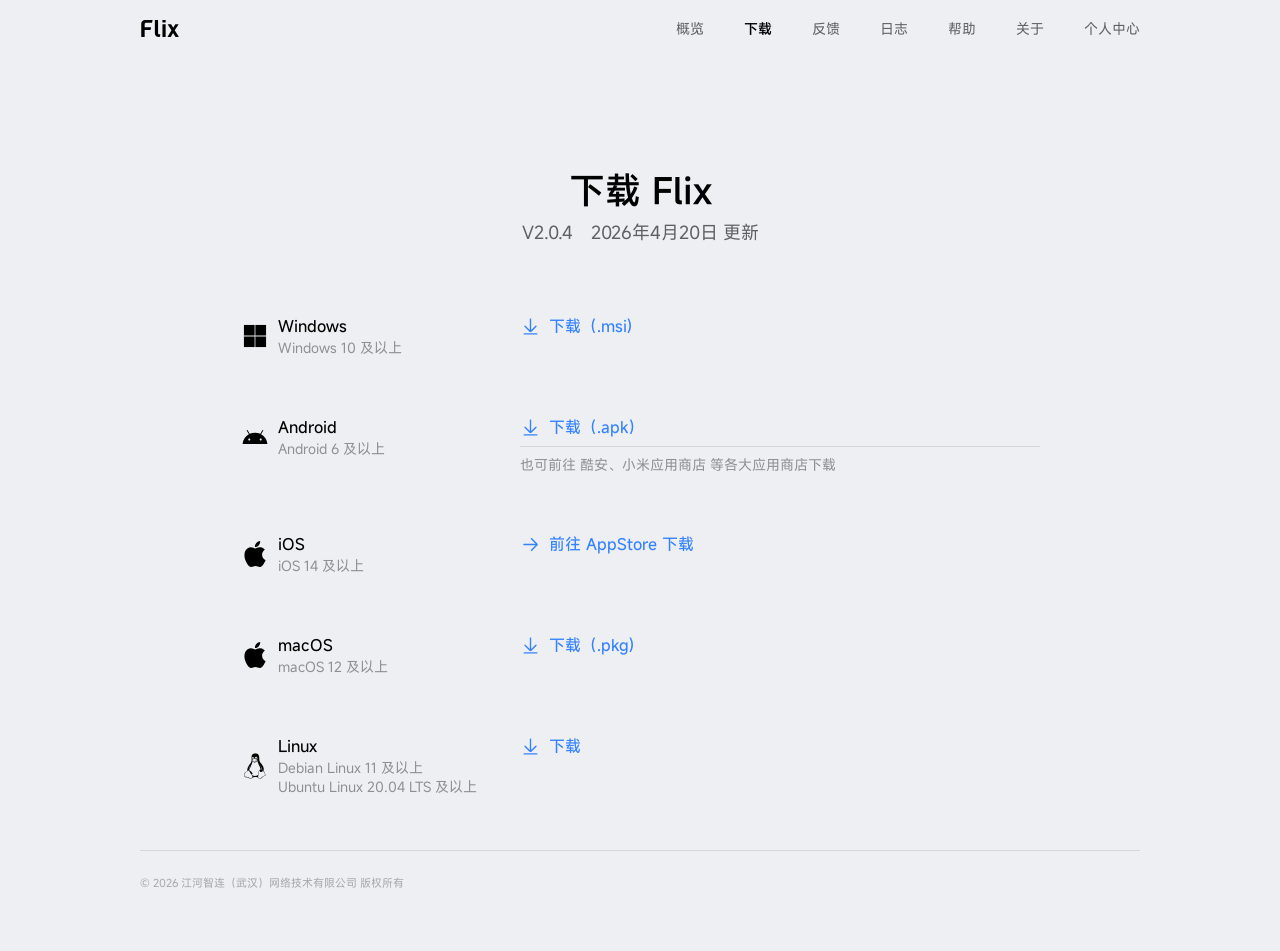
<file: download.html>
<!DOCTYPE html>
<html lang="zh-CN">
<head>
  <meta charset="UTF-8">
  <meta name="viewport" content="width=device-width, initial-scale=1.0">
  <title>下载 - Flix 2.0</title>
  <link rel="stylesheet" href="style.css">
  <link rel="stylesheet" href="download.css">
</head>
<body>
  <!-- Header / Nav -->
  <header class="header">
    <div class="header-inner">
      <a href="index.html" class="logo" aria-label="返回概览">
        <svg width="40" height="17" viewBox="0 0 39.9996 16.9015" fill="none" xmlns="http://www.w3.org/2000/svg">
          <path d="M12.2398 1.54752e-07C12.384 1.5482e-07 12.4561 0.0004103 12.5054 0.0302736C12.5486 0.0564541 12.5812 0.0972658 12.5963 0.145508C12.6133 0.200551 12.5956 0.27049 12.5611 0.410156L12.0347 2.54102C12.0126 2.63045 12.0019 2.67556 11.9771 2.70898C11.9551 2.73855 11.9252 2.76205 11.8912 2.77637C11.8527 2.79258 11.8061 2.79199 11.7134 2.79199H6.87848C6.10619 2.79199 5.71946 2.79225 5.42438 2.94238C5.16477 3.07466 4.95314 3.28629 4.82087 3.5459C4.67059 3.84101 4.67048 4.22746 4.67048 5V6.79688C4.67048 6.91245 4.67053 6.97043 4.69294 7.01465C4.71278 7.05359 4.74481 7.08563 4.78376 7.10547C4.82798 7.12792 4.88592 7.12793 5.00153 7.12793H10.7496C10.8937 7.12793 10.9658 7.12835 11.0152 7.1582C11.0583 7.18439 11.091 7.22524 11.106 7.27344C11.123 7.32847 11.1054 7.39848 11.0709 7.53809L10.5445 9.66895C10.5223 9.75864 10.5109 9.80346 10.4859 9.83691C10.4639 9.86639 10.4348 9.89 10.4009 9.9043C10.3624 9.92052 10.3159 9.91992 10.2232 9.91992H5.00153C4.88601 9.91992 4.82796 9.91998 4.78376 9.94238C4.74481 9.96222 4.71278 9.99426 4.69294 10.0332C4.67044 10.0774 4.67048 10.1354 4.67048 10.251V16.5703C4.67048 16.686 4.67054 16.7439 4.64801 16.7881C4.62817 16.827 4.59614 16.8591 4.55719 16.8789C4.51298 16.9012 4.45492 16.9014 4.33942 16.9014H1.59137C1.47583 16.9014 1.41782 16.9013 1.3736 16.8789C1.33466 16.8591 1.30262 16.827 1.28278 16.7881C1.26028 16.7439 1.26032 16.6859 1.26032 16.5703V5.51855C1.26032 3.58728 1.26054 2.62155 1.6363 1.88379C1.96699 1.23476 2.49508 0.706673 3.14411 0.375977C3.88187 0.000217209 4.8476 1.56022e-07 6.77887 1.54752e-07H12.2398ZM17.7466 1.54752e-07C17.8623 1.60503e-07 17.9202 -2.07769e-05 17.9644 0.0224611C18.0034 0.0423029 18.0354 0.0743397 18.0552 0.113281C18.0776 0.157499 18.0777 0.215511 18.0777 0.331055V12.835C18.0777 13.6044 18.366 13.9373 18.3765 13.9492C18.6736 14.2773 19.3428 14.2803 19.3531 14.2803H19.731C19.9744 14.2803 20.0965 14.2805 20.1793 14.3311C20.2516 14.3754 20.3053 14.4451 20.3297 14.5264C20.3573 14.6193 20.3262 14.7373 20.2642 14.9727L19.8218 16.6543C19.7986 16.7426 19.7863 16.7865 19.7613 16.8193C19.7392 16.8483 19.7099 16.8708 19.6763 16.8848C19.6382 16.9006 19.5927 16.9014 19.5015 16.9014H18.9625C17.0191 16.9013 15.9401 15.9056 15.9302 15.8965C14.8587 14.9005 14.8493 13.0614 14.8492 13.0313V0.331055C14.8492 0.215599 14.8494 0.157487 14.8716 0.113281C14.8915 0.0743652 14.9236 0.0423054 14.9625 0.0224611C15.0067 -6.81334e-05 15.0646 1.89221e-07 15.1802 1.54752e-07H17.7466ZM25.1011 4.16406C25.2942 4.16406 25.3907 4.16463 25.4644 4.20215C25.5293 4.23522 25.5827 4.28764 25.6158 4.35254C25.6533 4.42627 25.6529 4.52294 25.6529 4.71582V16.3496C25.6529 16.5425 25.6532 16.6392 25.6158 16.7129C25.5827 16.7778 25.5293 16.8312 25.4644 16.8643C25.3907 16.9016 25.294 16.9014 25.1011 16.9014H23.0025C22.8097 16.9014 22.7129 16.9018 22.6392 16.8643C22.5743 16.8312 22.5219 16.7778 22.4888 16.7129C22.4513 16.6391 22.4507 16.5427 22.4507 16.3496V4.71582C22.4507 4.52291 22.4513 4.42627 22.4888 4.35254C22.5219 4.28779 22.5745 4.23519 22.6392 4.20215C22.713 4.16458 22.8096 4.16406 23.0025 4.16406H25.1011ZM30.857 4.16406C30.9244 4.16406 30.9585 4.16426 30.9888 4.17383C31.0156 4.1823 31.0408 4.19647 31.0621 4.21484C31.086 4.23563 31.104 4.2642 31.1392 4.32129L32.983 7.30762C33.0808 7.46598 33.1302 7.54571 33.192 7.57129C33.2457 7.59342 33.3063 7.59123 33.359 7.56641C33.4194 7.53787 33.4643 7.4567 33.5543 7.29395L35.191 4.33496C35.2252 4.273 35.2427 4.24233 35.2672 4.21973C35.2888 4.19969 35.3143 4.18408 35.3424 4.1748C35.3739 4.16438 35.4094 4.16406 35.48 4.16406H38.065C38.2617 4.16406 38.3604 4.16409 38.4156 4.20508C38.4636 4.24096 38.4942 4.29666 38.4986 4.35645C38.5034 4.42497 38.4501 4.50814 38.3443 4.67383L34.9029 10.0635C34.8623 10.127 34.8416 10.1592 34.8336 10.1934C34.8265 10.2235 34.826 10.2549 34.8326 10.2852C34.8401 10.3195 34.8604 10.3518 34.9 10.416L38.5924 16.3965C38.6941 16.5613 38.7446 16.6439 38.7388 16.7119C38.7338 16.7711 38.7035 16.825 38.6558 16.8604C38.601 16.901 38.504 16.9014 38.3101 16.9014H35.7291C35.6622 16.9014 35.6284 16.9011 35.5982 16.8916C35.5717 16.8832 35.5471 16.8697 35.5259 16.8516C35.5019 16.8309 35.4842 16.802 35.4488 16.7451L33.3433 13.3613C33.2458 13.2045 33.1968 13.1261 33.1353 13.1006C33.0816 13.0784 33.0209 13.0798 32.9683 13.1045C32.908 13.1328 32.8629 13.2136 32.773 13.375L30.9019 16.7314C30.8675 16.7932 30.8502 16.8242 30.8257 16.8467C30.8041 16.8665 30.7784 16.8814 30.7506 16.8906C30.719 16.901 30.6836 16.9014 30.6129 16.9014H28.0172C27.8233 16.9014 27.7263 16.901 27.6715 16.8604C27.6238 16.825 27.5934 16.7711 27.5884 16.7119C27.5828 16.6439 27.6339 16.5613 27.7359 16.3965L31.3765 10.5117C31.4156 10.4486 31.4353 10.4166 31.4429 10.3828C31.4497 10.3528 31.4497 10.321 31.4429 10.291C31.4352 10.2573 31.4154 10.2259 31.3765 10.1631L27.9713 4.66992C27.8691 4.50508 27.8174 4.42252 27.8228 4.35449C27.8277 4.29525 27.8581 4.24054 27.9058 4.20508C27.9607 4.1644 28.0582 4.16406 28.2525 4.16406H30.857ZM25.1275 1.54752e-07C25.3204 1.60702e-07 25.4171 -0.000384165 25.4908 0.0371095C25.5557 0.0701792 25.6081 0.123574 25.6412 0.188477C25.6787 0.262253 25.6793 0.35864 25.6793 0.551758V1.87305C25.6793 2.06614 25.6788 2.16256 25.6412 2.23633C25.6081 2.30115 25.5556 2.35365 25.4908 2.38672C25.417 2.4243 25.3205 2.4248 25.1275 2.4248H22.9507C22.7577 2.4248 22.6612 2.4243 22.5875 2.38672C22.5226 2.35366 22.4701 2.30116 22.4371 2.23633C22.3995 2.16256 22.399 2.06614 22.399 1.87305V0.551758C22.399 0.358619 22.3995 0.262256 22.4371 0.188477C22.4701 0.123574 22.5226 0.0701792 22.5875 0.0371095C22.6612 -0.00036398 22.7579 1.58039e-07 22.9507 1.54752e-07H25.1275Z" fill="currentColor"/>
        </svg>
      </a>
      <nav class="nav" id="main-nav" aria-label="主导航">
        <a href="index.html" class="nav-link">概览</a>
        <a href="download.html" class="nav-link active">下载</a>
        <a href="feedback.html" class="nav-link">反馈</a>
        <a href="changelog.html" class="nav-link">日志</a>
        <a href="help.html" class="nav-link">帮助</a>
        <a href="about.html" class="nav-link">关于</a>
        <a href="#" class="nav-link">个人中心</a>
      </nav>
      <button class="menu-btn" id="menu-btn" aria-label="菜单" aria-expanded="false">
        <span class="menu-icon"></span>
      </button>
    </div>
  </header>

  <!-- Download Content -->
  <main class="download-main">
    <div class="download-header fade-up">
      <h1 class="page-title">下载 Flix</h1>
      <p class="page-subtitle">V2.0.4　2026年4月20日 更新</p>
    </div>

    <div class="download-list fade-up">

      <!-- Windows -->
      <div class="download-row">
        <div class="download-platform">
          <img class="platform-icon" src="assets/download/icon-windows.svg" width="30" height="30" alt="Windows">
          <div class="platform-info">
            <h3>Windows</h3>
            <p>Windows 10 及以上</p>
          </div>
        </div>
        <div class="download-links">
          <a href="https://my.feishu.cn/drive/folder/BWxKfGNX6lpqEYdA6EJcYddGn7c?from=from_copylink" class="download-link-action" target="_blank" rel="noopener">
            <img class="download-icon" src="assets/download/icon-download.svg" width="21" height="21" alt="">
            <span>下载（.msi)</span>
          </a>
        </div>
      </div>

      <!-- Android -->
      <div class="download-row">
        <div class="download-platform">
          <img class="platform-icon" src="assets/download/icon-android.svg" width="30" height="30" alt="Android">
          <div class="platform-info">
            <h3>Android</h3>
            <p>Android 6 及以上</p>
          </div>
        </div>
        <div class="download-links">
          <a href="https://my.feishu.cn/drive/folder/OHvqfhfM8luBkZdQhU5c5vNHnje?from=from_copylink" class="download-link-action" target="_blank" rel="noopener">
            <img class="download-icon" src="assets/download/icon-download.svg" width="21" height="21" alt="">
            <span>下载（.apk）</span>
          </a>
          <div class="download-note-divider"></div>
          <p class="download-note">也可前往 酷安、小米应用商店 等各大应用商店下载</p>
        </div>
      </div>

      <!-- iOS -->
      <div class="download-row">
        <div class="download-platform">
          <img class="platform-icon" src="assets/download/icon-apple.svg" width="30" height="30" alt="iOS">
          <div class="platform-info">
            <h3>iOS</h3>
            <p>iOS 14 及以上</p>
          </div>
        </div>
        <div class="download-links">
          <a href="https://apps.apple.com/cn/app/flix/id6478839197" class="download-link-action" target="_blank" rel="noopener">
            <img class="download-icon" src="assets/download/icon-arrow-link.svg" width="21" height="21" alt="">
            <span>前往 AppStore 下载</span>
          </a>
        </div>
      </div>

      <!-- macOS -->
      <div class="download-row">
        <div class="download-platform">
          <img class="platform-icon" src="assets/download/icon-apple.svg" width="30" height="30" alt="macOS">
          <div class="platform-info">
            <h3>macOS</h3>
            <p>macOS 12 及以上</p>
          </div>
        </div>
        <div class="download-links">
          <a href="https://my.feishu.cn/drive/folder/DVhrfmoEtllZdqdhWm0ct5mGnOd?from=from_copylink" class="download-link-action" target="_blank" rel="noopener">
            <img class="download-icon" src="assets/download/icon-download.svg" width="21" height="21" alt="">
            <span>下载（.pkg)</span>
          </a>
        </div>
      </div>

      <!-- Linux -->
      <div class="download-row">
        <div class="download-platform">
          <img class="platform-icon" src="assets/download/icon-linux.svg" width="30" height="30" alt="Linux">
          <div class="platform-info">
            <h3>Linux</h3>
            <p>Debian Linux 11 及以上<br>Ubuntu Linux 20.04 LTS 及以上</p>
          </div>
        </div>
        <div class="download-links">
          <a href="https://my.feishu.cn/drive/folder/CE8DfKUbTljqDcdh91Cc7SHSnCg?from=from_copylink" class="download-link-action" target="_blank" rel="noopener">
            <img class="download-icon" src="assets/download/icon-download.svg" width="21" height="21" alt="">
            <span>下载</span>
          </a>
        </div>
      </div>
    </div>
  </main>

  <!-- Footer -->
  <footer class="footer">
    <div class="container">
      <div class="footer-divider"></div>
      <div class="footer-copyright">
        <p>© 2026 江河智连（武汉）网络技术有限公司 版权所有</p>
      </div>
    </div>
  </footer>

  <script>
    (function() {
      var menuBtn = document.getElementById('menu-btn');
      var nav = document.getElementById('main-nav');
      var header = document.querySelector('.header');
      menuBtn.addEventListener('click', function() {
        var expanded = this.getAttribute('aria-expanded') === 'true';
        this.setAttribute('aria-expanded', !expanded);
        nav.classList.toggle('nav-open');
        header.classList.toggle('menu-active');
        document.body.classList.toggle('menu-open');
      });
      nav.querySelectorAll('.nav-link').forEach(function(link) {
        link.addEventListener('click', function() {
          menuBtn.setAttribute('aria-expanded', 'false');
          nav.classList.remove('nav-open');
          header.classList.remove('menu-active');
          document.body.classList.remove('menu-open');
        });
      });
      nav.addEventListener('click', function(e) {
        if (e.target === nav) {
          menuBtn.setAttribute('aria-expanded', 'false');
          nav.classList.remove('nav-open');
          header.classList.remove('menu-active');
          document.body.classList.remove('menu-open');
        }
      });
      document.addEventListener('click', function(e) {
        if (nav.classList.contains('nav-open') && !header.contains(e.target) && !nav.contains(e.target)) {
          menuBtn.setAttribute('aria-expanded', 'false');
          nav.classList.remove('nav-open');
          header.classList.remove('menu-active');
          document.body.classList.remove('menu-open');
        }
      });
      window.addEventListener('scroll', function() {
        header.classList.toggle('scrolled', window.scrollY > 10);
      });
      requestAnimationFrame(function() {
        document.querySelectorAll('.fade-up').forEach(function(el, i) {
          el.style.transitionDelay = (i * 0.1) + 's';
          el.classList.add('visible');
        });
      });
      window.addEventListener('pageshow', function(e) {
        if (e.persisted) {
          document.querySelectorAll('.fade-up').forEach(function(el) {
            el.classList.remove('visible');
          });
          requestAnimationFrame(function() {
            requestAnimationFrame(function() {
              document.querySelectorAll('.fade-up').forEach(function(el, i) {
                el.style.transitionDelay = (i * 0.1) + 's';
                el.classList.add('visible');
              });
            });
          });
        }
      });
    })();
  </script>
</body>
</html>
</file>
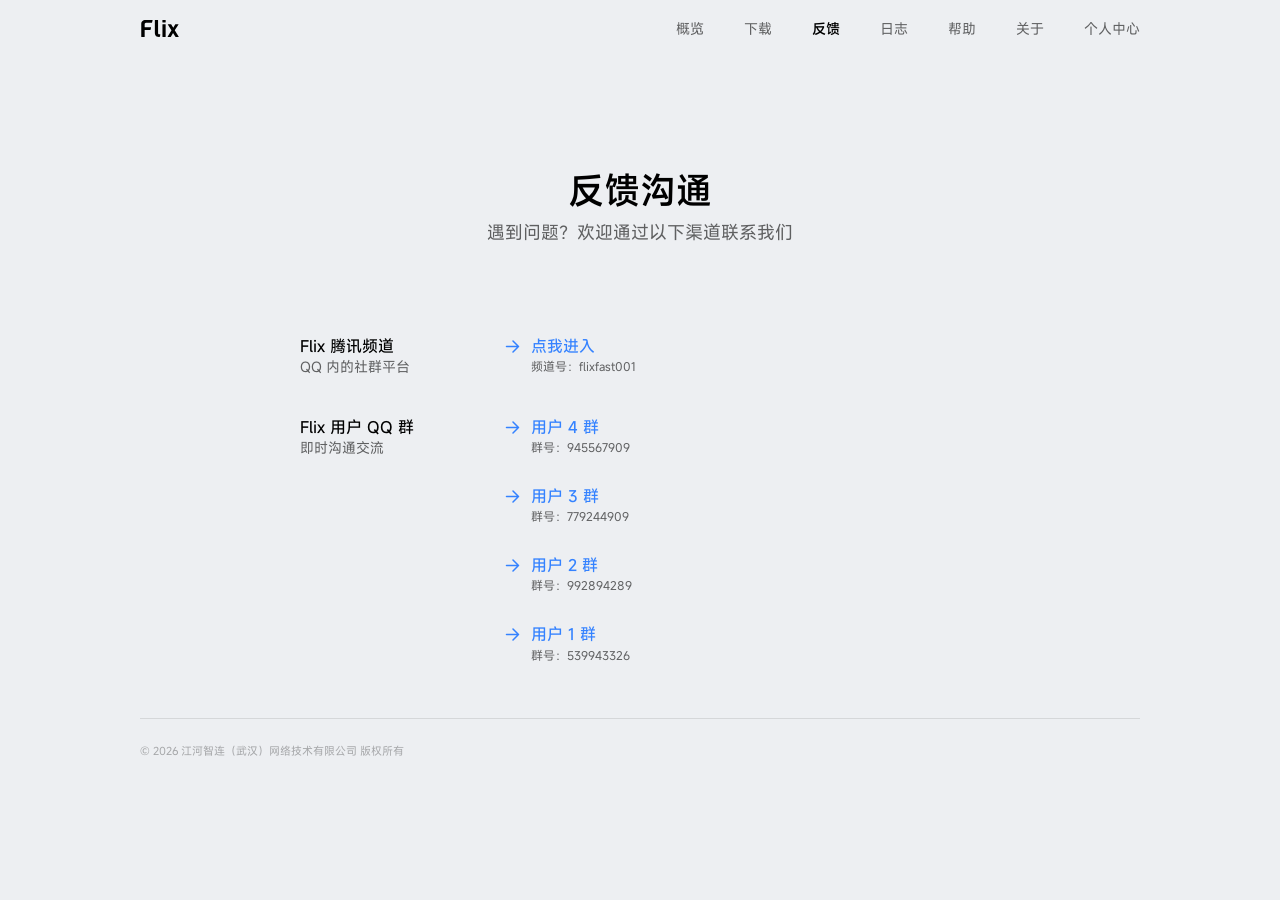
<file: feedback.html>
<!DOCTYPE html>
<html lang="zh-CN">
<head>
  <meta charset="UTF-8">
  <meta name="viewport" content="width=device-width, initial-scale=1.0">
  <title>反馈 - Flix 2.0</title>
  <link rel="stylesheet" href="style.css">
  <link rel="stylesheet" href="feedback.css">
</head>
<body>
  <!-- Header / Nav -->
  <header class="header">
    <div class="header-inner">
      <a href="index.html" class="logo" aria-label="返回概览">
        <svg width="40" height="17" viewBox="0 0 39.9996 16.9015" fill="none" xmlns="http://www.w3.org/2000/svg">
          <path d="M12.2398 1.54752e-07C12.384 1.5482e-07 12.4561 0.0004103 12.5054 0.0302736C12.5486 0.0564541 12.5812 0.0972658 12.5963 0.145508C12.6133 0.200551 12.5956 0.27049 12.5611 0.410156L12.0347 2.54102C12.0126 2.63045 12.0019 2.67556 11.9771 2.70898C11.9551 2.73855 11.9252 2.76205 11.8912 2.77637C11.8527 2.79258 11.8061 2.79199 11.7134 2.79199H6.87848C6.10619 2.79199 5.71946 2.79225 5.42438 2.94238C5.16477 3.07466 4.95314 3.28629 4.82087 3.5459C4.67059 3.84101 4.67048 4.22746 4.67048 5V6.79688C4.67048 6.91245 4.67053 6.97043 4.69294 7.01465C4.71278 7.05359 4.74481 7.08563 4.78376 7.10547C4.82798 7.12792 4.88592 7.12793 5.00153 7.12793H10.7496C10.8937 7.12793 10.9658 7.12835 11.0152 7.1582C11.0583 7.18439 11.091 7.22524 11.106 7.27344C11.123 7.32847 11.1054 7.39848 11.0709 7.53809L10.5445 9.66895C10.5223 9.75864 10.5109 9.80346 10.4859 9.83691C10.4639 9.86639 10.4348 9.89 10.4009 9.9043C10.3624 9.92052 10.3159 9.91992 10.2232 9.91992H5.00153C4.88601 9.91992 4.82796 9.91998 4.78376 9.94238C4.74481 9.96222 4.71278 9.99426 4.69294 10.0332C4.67044 10.0774 4.67048 10.1354 4.67048 10.251V16.5703C4.67048 16.686 4.67054 16.7439 4.64801 16.7881C4.62817 16.827 4.59614 16.8591 4.55719 16.8789C4.51298 16.9012 4.45492 16.9014 4.33942 16.9014H1.59137C1.47583 16.9014 1.41782 16.9013 1.3736 16.8789C1.33466 16.8591 1.30262 16.827 1.28278 16.7881C1.26028 16.7439 1.26032 16.6859 1.26032 16.5703V5.51855C1.26032 3.58728 1.26054 2.62155 1.6363 1.88379C1.96699 1.23476 2.49508 0.706673 3.14411 0.375977C3.88187 0.000217209 4.8476 1.56022e-07 6.77887 1.54752e-07H12.2398ZM17.7466 1.54752e-07C17.8623 1.60503e-07 17.9202 -2.07769e-05 17.9644 0.0224611C18.0034 0.0423029 18.0354 0.0743397 18.0552 0.113281C18.0776 0.157499 18.0777 0.215511 18.0777 0.331055V12.835C18.0777 13.6044 18.366 13.9373 18.3765 13.9492C18.6736 14.2773 19.3428 14.2803 19.3531 14.2803H19.731C19.9744 14.2803 20.0965 14.2805 20.1793 14.3311C20.2516 14.3754 20.3053 14.4451 20.3297 14.5264C20.3573 14.6193 20.3262 14.7373 20.2642 14.9727L19.8218 16.6543C19.7986 16.7426 19.7863 16.7865 19.7613 16.8193C19.7392 16.8483 19.7099 16.8708 19.6763 16.8848C19.6382 16.9006 19.5927 16.9014 19.5015 16.9014H18.9625C17.0191 16.9013 15.9401 15.9056 15.9302 15.8965C14.8587 14.9005 14.8493 13.0614 14.8492 13.0313V0.331055C14.8492 0.215599 14.8494 0.157487 14.8716 0.113281C14.8915 0.0743652 14.9236 0.0423054 14.9625 0.0224611C15.0067 -6.81334e-05 15.0646 1.89221e-07 15.1802 1.54752e-07H17.7466ZM25.1011 4.16406C25.2942 4.16406 25.3907 4.16463 25.4644 4.20215C25.5293 4.23522 25.5827 4.28764 25.6158 4.35254C25.6533 4.42627 25.6529 4.52294 25.6529 4.71582V16.3496C25.6529 16.5425 25.6532 16.6392 25.6158 16.7129C25.5827 16.7778 25.5293 16.8312 25.4644 16.8643C25.3907 16.9016 25.294 16.9014 25.1011 16.9014H23.0025C22.8097 16.9014 22.7129 16.9018 22.6392 16.8643C22.5743 16.8312 22.5219 16.7778 22.4888 16.7129C22.4513 16.6391 22.4507 16.5427 22.4507 16.3496V4.71582C22.4507 4.52291 22.4513 4.42627 22.4888 4.35254C22.5219 4.28779 22.5745 4.23519 22.6392 4.20215C22.713 4.16458 22.8096 4.16406 23.0025 4.16406H25.1011ZM30.857 4.16406C30.9244 4.16406 30.9585 4.16426 30.9888 4.17383C31.0156 4.1823 31.0408 4.19647 31.0621 4.21484C31.086 4.23563 31.104 4.2642 31.1392 4.32129L32.983 7.30762C33.0808 7.46598 33.1302 7.54571 33.192 7.57129C33.2457 7.59342 33.3063 7.59123 33.359 7.56641C33.4194 7.53787 33.4643 7.4567 33.5543 7.29395L35.191 4.33496C35.2252 4.273 35.2427 4.24233 35.2672 4.21973C35.2888 4.19969 35.3143 4.18408 35.3424 4.1748C35.3739 4.16438 35.4094 4.16406 35.48 4.16406H38.065C38.2617 4.16406 38.3604 4.16409 38.4156 4.20508C38.4636 4.24096 38.4942 4.29666 38.4986 4.35645C38.5034 4.42497 38.4501 4.50814 38.3443 4.67383L34.9029 10.0635C34.8623 10.127 34.8416 10.1592 34.8336 10.1934C34.8265 10.2235 34.826 10.2549 34.8326 10.2852C34.8401 10.3195 34.8604 10.3518 34.9 10.416L38.5924 16.3965C38.6941 16.5613 38.7446 16.6439 38.7388 16.7119C38.7338 16.7711 38.7035 16.825 38.6558 16.8604C38.601 16.901 38.504 16.9014 38.3101 16.9014H35.7291C35.6622 16.9014 35.6284 16.9011 35.5982 16.8916C35.5717 16.8832 35.5471 16.8697 35.5259 16.8516C35.5019 16.8309 35.4842 16.802 35.4488 16.7451L33.3433 13.3613C33.2458 13.2045 33.1968 13.1261 33.1353 13.1006C33.0816 13.0784 33.0209 13.0798 32.9683 13.1045C32.908 13.1328 32.8629 13.2136 32.773 13.375L30.9019 16.7314C30.8675 16.7932 30.8502 16.8242 30.8257 16.8467C30.8041 16.8665 30.7784 16.8814 30.7506 16.8906C30.719 16.901 30.6836 16.9014 30.6129 16.9014H28.0172C27.8233 16.9014 27.7263 16.901 27.6715 16.8604C27.6238 16.825 27.5934 16.7711 27.5884 16.7119C27.5828 16.6439 27.6339 16.5613 27.7359 16.3965L31.3765 10.5117C31.4156 10.4486 31.4353 10.4166 31.4429 10.3828C31.4497 10.3528 31.4497 10.321 31.4429 10.291C31.4352 10.2573 31.4154 10.2259 31.3765 10.1631L27.9713 4.66992C27.8691 4.50508 27.8174 4.42252 27.8228 4.35449C27.8277 4.29525 27.8581 4.24054 27.9058 4.20508C27.9607 4.1644 28.0582 4.16406 28.2525 4.16406H30.857ZM25.1275 1.54752e-07C25.3204 1.60702e-07 25.4171 -0.000384165 25.4908 0.0371095C25.5557 0.0701792 25.6081 0.123574 25.6412 0.188477C25.6787 0.262253 25.6793 0.35864 25.6793 0.551758V1.87305C25.6793 2.06614 25.6788 2.16256 25.6412 2.23633C25.6081 2.30115 25.5556 2.35365 25.4908 2.38672C25.417 2.4243 25.3205 2.4248 25.1275 2.4248H22.9507C22.7577 2.4248 22.6612 2.4243 22.5875 2.38672C22.5226 2.35366 22.4701 2.30116 22.4371 2.23633C22.3995 2.16256 22.399 2.06614 22.399 1.87305V0.551758C22.399 0.358619 22.3995 0.262256 22.4371 0.188477C22.4701 0.123574 22.5226 0.0701792 22.5875 0.0371095C22.6612 -0.00036398 22.7579 1.58039e-07 22.9507 1.54752e-07H25.1275Z" fill="currentColor"/>
        </svg>
      </a>
      <nav class="nav" id="main-nav" aria-label="主导航">
        <a href="index.html" class="nav-link">概览</a>
        <a href="download.html" class="nav-link">下载</a>
        <a href="feedback.html" class="nav-link active">反馈</a>
        <a href="changelog.html" class="nav-link">日志</a>
        <a href="help.html" class="nav-link">帮助</a>
        <a href="about.html" class="nav-link">关于</a>
        <a href="#" class="nav-link">个人中心</a>
      </nav>
      <button class="menu-btn" id="menu-btn" aria-label="菜单" aria-expanded="false">
        <span class="menu-icon"></span>
      </button>
    </div>
  </header>

  <!-- Feedback Content -->
  <main class="feedback-main">
    <div class="feedback-header fade-up">
      <h1 class="page-title">反馈沟通</h1>
      <p class="page-subtitle">遇到问题？欢迎通过以下渠道联系我们</p>
    </div>

    <div class="feedback-list fade-up">
      <!-- Flix 腾讯频道 -->
      <div class="feedback-row">
        <div class="feedback-label">
          <h3>Flix 腾讯频道</h3>
          <p>QQ 内的社群平台</p>
        </div>
        <div class="feedback-links">
          <div class="feedback-link-item">
            <a href="https://pd.qq.com/s/cx1j0rq31" target="_blank" rel="noopener noreferrer" class="feedback-link-action">
              <svg class="feedback-arrow" width="21" height="21" viewBox="0 0 21 21" fill="none" xmlns="http://www.w3.org/2000/svg">
                <path d="M4.5 10.5H16.5M16.5 10.5L11 5M16.5 10.5L11 16" stroke="currentColor" stroke-width="1.5" stroke-linecap="round" stroke-linejoin="round"/>
              </svg>
              <span class="feedback-link-title">点我进入</span>
            </a>
            <span class="feedback-link-sub">频道号：flixfast001</span>
          </div>
        </div>
      </div>

      <!-- Flix 用户 QQ 群 -->
      <div class="feedback-row">
        <div class="feedback-label">
          <h3>Flix 用户 QQ 群</h3>
          <p>即时沟通交流</p>
        </div>
        <div class="feedback-links">
          <div class="feedback-link-item">
            <a href="https://qm.qq.com/q/uvPvHRJvz2" target="_blank" rel="noopener noreferrer" class="feedback-link-action">
              <svg class="feedback-arrow" width="21" height="21" viewBox="0 0 21 21" fill="none" xmlns="http://www.w3.org/2000/svg">
                <path d="M4.5 10.5H16.5M16.5 10.5L11 5M16.5 10.5L11 16" stroke="currentColor" stroke-width="1.5" stroke-linecap="round" stroke-linejoin="round"/>
              </svg>
              <span class="feedback-link-title">用户 4 群</span>
            </a>
            <span class="feedback-link-sub">群号：945567909</span>
          </div>
          <div class="feedback-link-item">
            <a href="https://qm.qq.com/q/v4AfXO93ck" target="_blank" rel="noopener noreferrer" class="feedback-link-action">
              <svg class="feedback-arrow" width="21" height="21" viewBox="0 0 21 21" fill="none" xmlns="http://www.w3.org/2000/svg">
                <path d="M4.5 10.5H16.5M16.5 10.5L11 5M16.5 10.5L11 16" stroke="currentColor" stroke-width="1.5" stroke-linecap="round" stroke-linejoin="round"/>
              </svg>
              <span class="feedback-link-title">用户 3 群</span>
            </a>
            <span class="feedback-link-sub">群号：779244909</span>
          </div>
          <div class="feedback-link-item">
            <a href="https://qm.qq.com/q/ETGjTE7WE0" target="_blank" rel="noopener noreferrer" class="feedback-link-action">
              <svg class="feedback-arrow" width="21" height="21" viewBox="0 0 21 21" fill="none" xmlns="http://www.w3.org/2000/svg">
                <path d="M4.5 10.5H16.5M16.5 10.5L11 5M16.5 10.5L11 16" stroke="currentColor" stroke-width="1.5" stroke-linecap="round" stroke-linejoin="round"/>
              </svg>
              <span class="feedback-link-title">用户 2 群</span>
            </a>
            <span class="feedback-link-sub">群号：992894289</span>
          </div>
          <div class="feedback-link-item">
            <a href="https://qm.qq.com/q/6vyDiCnmjS" target="_blank" rel="noopener noreferrer" class="feedback-link-action">
              <svg class="feedback-arrow" width="21" height="21" viewBox="0 0 21 21" fill="none" xmlns="http://www.w3.org/2000/svg">
                <path d="M4.5 10.5H16.5M16.5 10.5L11 5M16.5 10.5L11 16" stroke="currentColor" stroke-width="1.5" stroke-linecap="round" stroke-linejoin="round"/>
              </svg>
              <span class="feedback-link-title">用户 1 群</span>
            </a>
            <span class="feedback-link-sub">群号：539943326</span>
          </div>
        </div>
      </div>
    </div>
  </main>

  <!-- Footer -->
  <footer class="footer">
    <div class="container">
      <div class="footer-divider"></div>
      <div class="footer-copyright">
        <p>© 2026 江河智连（武汉）网络技术有限公司 版权所有</p>
      </div>
    </div>
  </footer>

  <script>
    (function() {
      // Mobile menu toggle
      var menuBtn = document.getElementById('menu-btn');
      var nav = document.getElementById('main-nav');
      var header = document.querySelector('.header');
      menuBtn.addEventListener('click', function() {
        var expanded = this.getAttribute('aria-expanded') === 'true';
        this.setAttribute('aria-expanded', !expanded);
        nav.classList.toggle('nav-open');
        header.classList.toggle('menu-active');
        document.body.classList.toggle('menu-open');
      });

      nav.querySelectorAll('.nav-link').forEach(function(link) {
        link.addEventListener('click', function() {
          menuBtn.setAttribute('aria-expanded', 'false');
          nav.classList.remove('nav-open');
          header.classList.remove('menu-active');
          document.body.classList.remove('menu-open');
        });
      });

      nav.addEventListener('click', function(e) {
        if (e.target === nav) {
          menuBtn.setAttribute('aria-expanded', 'false');
          nav.classList.remove('nav-open');
          header.classList.remove('menu-active');
          document.body.classList.remove('menu-open');
        }
      });

      document.addEventListener('click', function(e) {
        if (nav.classList.contains('nav-open') && !header.contains(e.target) && !nav.contains(e.target)) {
          menuBtn.setAttribute('aria-expanded', 'false');
          nav.classList.remove('nav-open');
          header.classList.remove('menu-active');
          document.body.classList.remove('menu-open');
        }
      });

      // Header scroll effect
      window.addEventListener('scroll', function() {
        header.classList.toggle('scrolled', window.scrollY > 10);
      });

      // Fade-in animation on load
      requestAnimationFrame(function() {
        document.querySelectorAll('.fade-up').forEach(function(el, i) {
          el.style.transitionDelay = (i * 0.1) + 's';
          el.classList.add('visible');
        });
      });

      // Re-trigger animation when restored from bfcache
      window.addEventListener('pageshow', function(e) {
        if (e.persisted) {
          document.querySelectorAll('.fade-up').forEach(function(el) {
            el.classList.remove('visible');
          });
          requestAnimationFrame(function() {
            requestAnimationFrame(function() {
              document.querySelectorAll('.fade-up').forEach(function(el, i) {
                el.style.transitionDelay = (i * 0.1) + 's';
                el.classList.add('visible');
              });
            });
          });
        }
      });
    })();
  </script>
</body>
</html>
</file>
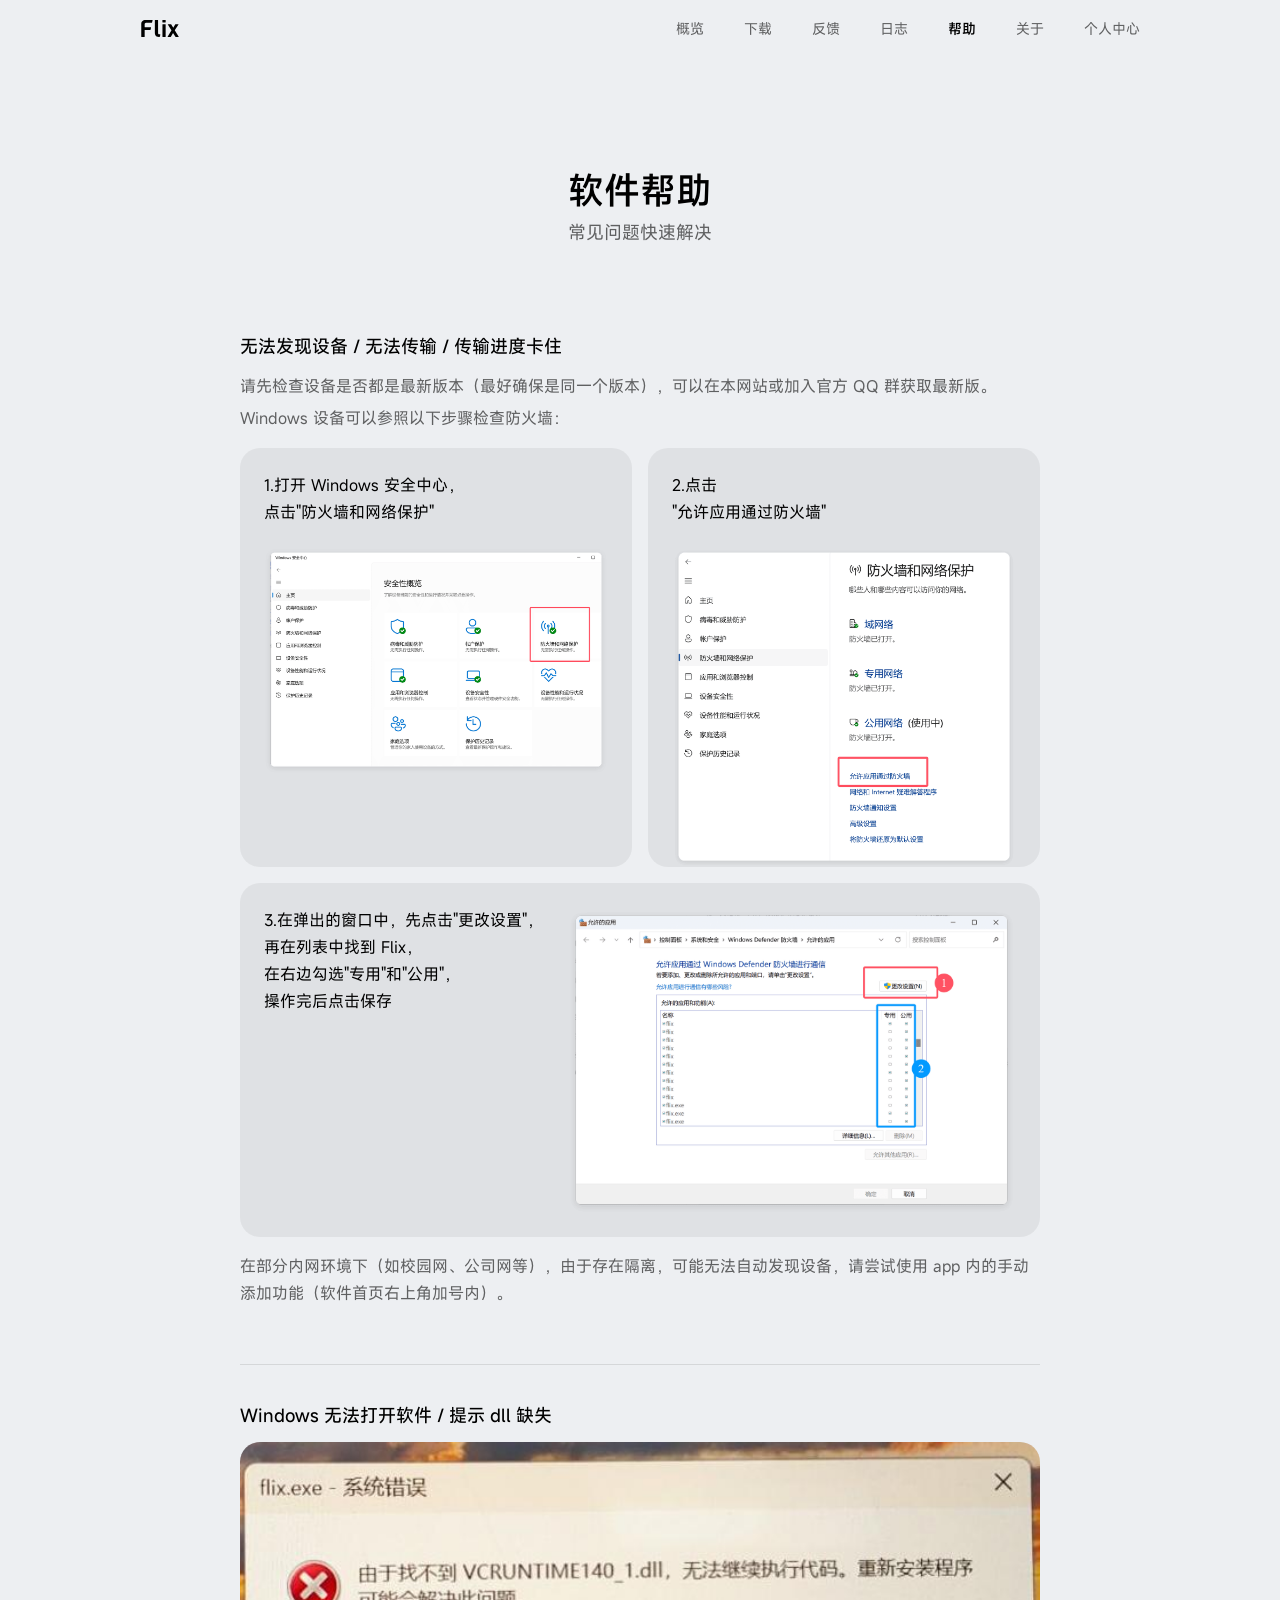
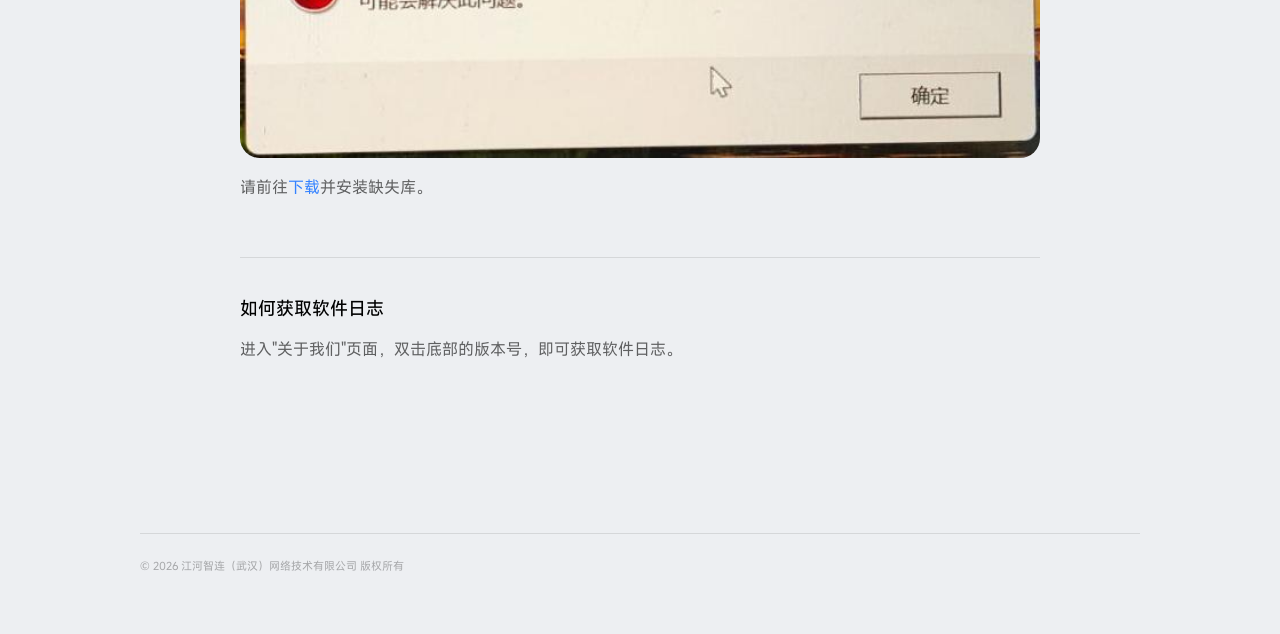
<file: help.html>
<!DOCTYPE html>
<html lang="zh-CN">
<head>
  <meta charset="UTF-8">
  <meta name="viewport" content="width=device-width, initial-scale=1.0">
  <title>软件帮助 - Flix 2.0</title>
  <link rel="stylesheet" href="style.css">
  <link rel="stylesheet" href="feedback.css">
  <link rel="stylesheet" href="help.css">
</head>
<body>
  <!-- Header / Nav -->
  <header class="header">
    <div class="header-inner">
      <a href="index.html" class="logo" aria-label="返回概览">
        <svg width="40" height="17" viewBox="0 0 39.9996 16.9015" fill="none" xmlns="http://www.w3.org/2000/svg">
          <path d="M12.2398 1.54752e-07C12.384 1.5482e-07 12.4561 0.0004103 12.5054 0.0302736C12.5486 0.0564541 12.5812 0.0972658 12.5963 0.145508C12.6133 0.200551 12.5956 0.27049 12.5611 0.410156L12.0347 2.54102C12.0126 2.63045 12.0019 2.67556 11.9771 2.70898C11.9551 2.73855 11.9252 2.76205 11.8912 2.77637C11.8527 2.79258 11.8061 2.79199 11.7134 2.79199H6.87848C6.10619 2.79199 5.71946 2.79225 5.42438 2.94238C5.16477 3.07466 4.95314 3.28629 4.82087 3.5459C4.67059 3.84101 4.67048 4.22746 4.67048 5V6.79688C4.67048 6.91245 4.67053 6.97043 4.69294 7.01465C4.71278 7.05359 4.74481 7.08563 4.78376 7.10547C4.82798 7.12792 4.88592 7.12793 5.00153 7.12793H10.7496C10.8937 7.12793 10.9658 7.12835 11.0152 7.1582C11.0583 7.18439 11.091 7.22524 11.106 7.27344C11.123 7.32847 11.1054 7.39848 11.0709 7.53809L10.5445 9.66895C10.5223 9.75864 10.5109 9.80346 10.4859 9.83691C10.4639 9.86639 10.4348 9.89 10.4009 9.9043C10.3624 9.92052 10.3159 9.91992 10.2232 9.91992H5.00153C4.88601 9.91992 4.82796 9.91998 4.78376 9.94238C4.74481 9.96222 4.71278 9.99426 4.69294 10.0332C4.67044 10.0774 4.67048 10.1354 4.67048 10.251V16.5703C4.67048 16.686 4.67054 16.7439 4.64801 16.7881C4.62817 16.827 4.59614 16.8591 4.55719 16.8789C4.51298 16.9012 4.45492 16.9014 4.33942 16.9014H1.59137C1.47583 16.9014 1.41782 16.9013 1.3736 16.8789C1.33466 16.8591 1.30262 16.827 1.28278 16.7881C1.26028 16.7439 1.26032 16.6859 1.26032 16.5703V5.51855C1.26032 3.58728 1.26054 2.62155 1.6363 1.88379C1.96699 1.23476 2.49508 0.706673 3.14411 0.375977C3.88187 0.000217209 4.8476 1.56022e-07 6.77887 1.54752e-07H12.2398ZM17.7466 1.54752e-07C17.8623 1.60503e-07 17.9202 -2.07769e-05 17.9644 0.0224611C18.0034 0.0423029 18.0354 0.0743397 18.0552 0.113281C18.0776 0.157499 18.0777 0.215511 18.0777 0.331055V12.835C18.0777 13.6044 18.366 13.9373 18.3765 13.9492C18.6736 14.2773 19.3428 14.2803 19.3531 14.2803H19.731C19.9744 14.2803 20.0965 14.2805 20.1793 14.3311C20.2516 14.3754 20.3053 14.4451 20.3297 14.5264C20.3573 14.6193 20.3262 14.7373 20.2642 14.9727L19.8218 16.6543C19.7986 16.7426 19.7863 16.7865 19.7613 16.8193C19.7392 16.8483 19.7099 16.8708 19.6763 16.8848C19.6382 16.9006 19.5927 16.9014 19.5015 16.9014H18.9625C17.0191 16.9013 15.9401 15.9056 15.9302 15.8965C14.8587 14.9005 14.8493 13.0614 14.8492 13.0313V0.331055C14.8492 0.215599 14.8494 0.157487 14.8716 0.113281C14.8915 0.0743652 14.9236 0.0423054 14.9625 0.0224611C15.0067 -6.81334e-05 15.0646 1.89221e-07 15.1802 1.54752e-07H17.7466ZM25.1011 4.16406C25.2942 4.16406 25.3907 4.16463 25.4644 4.20215C25.5293 4.23522 25.5827 4.28764 25.6158 4.35254C25.6533 4.42627 25.6529 4.52294 25.6529 4.71582V16.3496C25.6529 16.5425 25.6532 16.6392 25.6158 16.7129C25.5827 16.7778 25.5293 16.8312 25.4644 16.8643C25.3907 16.9016 25.294 16.9014 25.1011 16.9014H23.0025C22.8097 16.9014 22.7129 16.9018 22.6392 16.8643C22.5743 16.8312 22.5219 16.7778 22.4888 16.7129C22.4513 16.6391 22.4507 16.5427 22.4507 16.3496V4.71582C22.4507 4.52291 22.4513 4.42627 22.4888 4.35254C22.5219 4.28779 22.5745 4.23519 22.6392 4.20215C22.713 4.16458 22.8096 4.16406 23.0025 4.16406H25.1011ZM30.857 4.16406C30.9244 4.16406 30.9585 4.16426 30.9888 4.17383C31.0156 4.1823 31.0408 4.19647 31.0621 4.21484C31.086 4.23563 31.104 4.2642 31.1392 4.32129L32.983 7.30762C33.0808 7.46598 33.1302 7.54571 33.192 7.57129C33.2457 7.59342 33.3063 7.59123 33.359 7.56641C33.4194 7.53787 33.4643 7.4567 33.5543 7.29395L35.191 4.33496C35.2252 4.273 35.2427 4.24233 35.2672 4.21973C35.2888 4.19969 35.3143 4.18408 35.3424 4.1748C35.3739 4.16438 35.4094 4.16406 35.48 4.16406H38.065C38.2617 4.16406 38.3604 4.16409 38.4156 4.20508C38.4636 4.24096 38.4942 4.29666 38.4986 4.35645C38.5034 4.42497 38.4501 4.50814 38.3443 4.67383L34.9029 10.0635C34.8623 10.127 34.8416 10.1592 34.8336 10.1934C34.8265 10.2235 34.826 10.2549 34.8326 10.2852C34.8401 10.3195 34.8604 10.3518 34.9 10.416L38.5924 16.3965C38.6941 16.5613 38.7446 16.6439 38.7388 16.7119C38.7338 16.7711 38.7035 16.825 38.6558 16.8604C38.601 16.901 38.504 16.9014 38.3101 16.9014H35.7291C35.6622 16.9014 35.6284 16.9011 35.5982 16.8916C35.5717 16.8832 35.5471 16.8697 35.5259 16.8516C35.5019 16.8309 35.4842 16.802 35.4488 16.7451L33.3433 13.3613C33.2458 13.2045 33.1968 13.1261 33.1353 13.1006C33.0816 13.0784 33.0209 13.0798 32.9683 13.1045C32.908 13.1328 32.8629 13.2136 32.773 13.375L30.9019 16.7314C30.8675 16.7932 30.8502 16.8242 30.8257 16.8467C30.8041 16.8665 30.7784 16.8814 30.7506 16.8906C30.719 16.901 30.6836 16.9014 30.6129 16.9014H28.0172C27.8233 16.9014 27.7263 16.901 27.6715 16.8604C27.6238 16.825 27.5934 16.7711 27.5884 16.7119C27.5828 16.6439 27.6339 16.5613 27.7359 16.3965L31.3765 10.5117C31.4156 10.4486 31.4353 10.4166 31.4429 10.3828C31.4497 10.3528 31.4497 10.321 31.4429 10.291C31.4352 10.2573 31.4154 10.2259 31.3765 10.1631L27.9713 4.66992C27.8691 4.50508 27.8174 4.42252 27.8228 4.35449C27.8277 4.29525 27.8581 4.24054 27.9058 4.20508C27.9607 4.1644 28.0582 4.16406 28.2525 4.16406H30.857ZM25.1275 1.54752e-07C25.3204 1.60702e-07 25.4171 -0.000384165 25.4908 0.0371095C25.5557 0.0701792 25.6081 0.123574 25.6412 0.188477C25.6787 0.262253 25.6793 0.35864 25.6793 0.551758V1.87305C25.6793 2.06614 25.6788 2.16256 25.6412 2.23633C25.6081 2.30115 25.5556 2.35365 25.4908 2.38672C25.417 2.4243 25.3205 2.4248 25.1275 2.4248H22.9507C22.7577 2.4248 22.6612 2.4243 22.5875 2.38672C22.5226 2.35366 22.4701 2.30116 22.4371 2.23633C22.3995 2.16256 22.399 2.06614 22.399 1.87305V0.551758C22.399 0.358619 22.3995 0.262256 22.4371 0.188477C22.4701 0.123574 22.5226 0.0701792 22.5875 0.0371095C22.6612 -0.00036398 22.7579 1.58039e-07 22.9507 1.54752e-07H25.1275Z" fill="currentColor"/>
        </svg>
      </a>
      <nav class="nav" id="main-nav" aria-label="主导航">
        <a href="index.html" class="nav-link">概览</a>
        <a href="download.html" class="nav-link">下载</a>
        <a href="feedback.html" class="nav-link">反馈</a>
        <a href="changelog.html" class="nav-link">日志</a>
        <a href="help.html" class="nav-link active">帮助</a>
        <a href="about.html" class="nav-link">关于</a>
        <a href="#" class="nav-link">个人中心</a>
      </nav>
      <button class="menu-btn" id="menu-btn" aria-label="菜单" aria-expanded="false">
        <span class="menu-icon"></span>
      </button>
    </div>
  </header>

  <!-- Help Content -->
  <main class="feedback-main help-main">
    <div class="feedback-header fade-up">
      <h1 class="page-title">软件帮助</h1>
      <p class="page-subtitle">常见问题快速解决</p>
    </div>

    <div class="help-section fade-up">

      <!-- Q1: 无法发现设备 -->
      <div class="help-item">
        <h3 class="help-question">无法发现设备 / 无法传输 / 传输进度卡住</h3>
        <p class="help-text">请先检查设备是否都是最新版本（最好确保是同一个版本），可以在本网站或加入官方 QQ 群获取最新版。</p>
        <p class="help-text">Windows 设备可以参照以下步骤检查防火墙：</p>

        <!-- Steps 1 & 2 side by side -->
        <div class="help-steps-row">
          <div class="help-step-card">
            <p class="help-step-text">1.打开 Windows 安全中心，<br>点击"防火墙和网络保护"</p>
            <div class="help-step-img">
              <img src="assets/help/help-firewall-step1.png" alt="打开防火墙和网络保护" loading="lazy">
            </div>
          </div>
          <div class="help-step-card">
            <p class="help-step-text">2.点击<br>"允许应用通过防火墙"</p>
            <div class="help-step-img">
              <img src="assets/help/help-firewall-step2.png" alt="允许应用通过防火墙" loading="lazy">
            </div>
          </div>
        </div>

        <!-- Step 3 full width -->
        <div class="help-step-wide">
          <p class="help-step-text">3.在弹出的窗口中，先点击"更改设置"，<br>再在列表中找到 Flix，<br>在右边勾选"专用"和"公用"，<br>操作完后点击保存</p>
          <div class="help-step-img">
            <img src="assets/help/help-firewall-step3.png" alt="勾选专用和公用" loading="lazy">
          </div>
        </div>

        <p class="help-text">在部分内网环境下（如校园网、公司网等），由于存在隔离，可能无法自动发现设备，请尝试使用 app 内的手动添加功能（软件首页右上角加号内）。</p>
      </div>

      <div class="help-divider"></div>

      <!-- Q2: DLL 缺失 -->
      <div class="help-item">
        <h3 class="help-question">Windows 无法打开软件 / 提示 dll 缺失</h3>
        <div class="help-img-full">
          <img src="assets/help/help-dll-error.jpg" alt="DLL 缺失错误提示" loading="lazy">
        </div>
        <p class="help-text">请前往<a href="https://aka.ms/vs/17/release/vc_redist.x64.exe" target="_blank" rel="noopener noreferrer">下载</a>并安装缺失库。</p>
      </div>

      <div class="help-divider"></div>

      <!-- Q3: 获取日志 -->
      <div class="help-item">
        <h3 class="help-question">如何获取软件日志</h3>
        <p class="help-text">进入"关于我们"页面，双击底部的版本号，即可获取软件日志。</p>
      </div>
    </div>
  </main>

  <!-- Footer -->
  <footer class="footer">
    <div class="container">
      <div class="footer-divider"></div>
      <div class="footer-copyright">
        <p>© 2026 江河智连（武汉）网络技术有限公司 版权所有</p>
      </div>
    </div>
  </footer>

  <script>
    (function() {
      var menuBtn = document.getElementById('menu-btn');
      var nav = document.getElementById('main-nav');
      var header = document.querySelector('.header');
      menuBtn.addEventListener('click', function() {
        var expanded = this.getAttribute('aria-expanded') === 'true';
        this.setAttribute('aria-expanded', !expanded);
        nav.classList.toggle('nav-open');
        header.classList.toggle('menu-active');
        document.body.classList.toggle('menu-open');
      });
      nav.querySelectorAll('.nav-link').forEach(function(link) {
        link.addEventListener('click', function() {
          menuBtn.setAttribute('aria-expanded', 'false');
          nav.classList.remove('nav-open');
          header.classList.remove('menu-active');
          document.body.classList.remove('menu-open');
        });
      });
      nav.addEventListener('click', function(e) {
        if (e.target === nav) {
          menuBtn.setAttribute('aria-expanded', 'false');
          nav.classList.remove('nav-open');
          header.classList.remove('menu-active');
          document.body.classList.remove('menu-open');
        }
      });
      document.addEventListener('click', function(e) {
        if (nav.classList.contains('nav-open') && !header.contains(e.target) && !nav.contains(e.target)) {
          menuBtn.setAttribute('aria-expanded', 'false');
          nav.classList.remove('nav-open');
          header.classList.remove('menu-active');
          document.body.classList.remove('menu-open');
        }
      });
      window.addEventListener('scroll', function() {
        header.classList.toggle('scrolled', window.scrollY > 10);
      });
      requestAnimationFrame(function() {
        document.querySelectorAll('.fade-up').forEach(function(el, i) {
          el.style.transitionDelay = (i * 0.1) + 's';
          el.classList.add('visible');
        });
      });

      // Re-trigger animation when restored from bfcache
      window.addEventListener('pageshow', function(e) {
        if (e.persisted) {
          document.querySelectorAll('.fade-up').forEach(function(el) {
            el.classList.remove('visible');
          });
          requestAnimationFrame(function() {
            requestAnimationFrame(function() {
              document.querySelectorAll('.fade-up').forEach(function(el, i) {
                el.style.transitionDelay = (i * 0.1) + 's';
                el.classList.add('visible');
              });
            });
          });
        }
      });
    })();
  </script>
</body>
</html>
</file>
<file: style.css>
/* ===== Font Face (unicode-range split) ===== */

/* --- Regular (400) --- */
@font-face {
  font-family: 'MiSans';
  src: url('fonts/split/MiSans-Regular.latin.woff2') format('woff2');
  font-weight: 400; font-style: normal; font-display: swap;
  unicode-range: U+0000-024F;
}
@font-face {
  font-family: 'MiSans';
  src: url('fonts/split/MiSans-Regular.symbols.woff2') format('woff2');
  font-weight: 400; font-style: normal; font-display: swap;
  unicode-range: U+2000-2BFF, U+3000-303F, U+FE00-FFEF;
}
@font-face {
  font-family: 'MiSans';
  src: url('fonts/split/MiSans-Regular.cjk-a.woff2') format('woff2');
  font-weight: 400; font-style: normal; font-display: swap;
  unicode-range: U+4E00-61FF;
}
@font-face {
  font-family: 'MiSans';
  src: url('fonts/split/MiSans-Regular.cjk-b.woff2') format('woff2');
  font-weight: 400; font-style: normal; font-display: swap;
  unicode-range: U+6200-77FF;
}
@font-face {
  font-family: 'MiSans';
  src: url('fonts/split/MiSans-Regular.cjk-c.woff2') format('woff2');
  font-weight: 400; font-style: normal; font-display: swap;
  unicode-range: U+7800-8CFF;
}
@font-face {
  font-family: 'MiSans';
  src: url('fonts/split/MiSans-Regular.cjk-d.woff2') format('woff2');
  font-weight: 400; font-style: normal; font-display: swap;
  unicode-range: U+8D00-9FFF;
}
@font-face {
  font-family: 'MiSans';
  src: url('fonts/split/MiSans-Regular.ext.woff2') format('woff2');
  font-weight: 400; font-style: normal; font-display: swap;
  unicode-range: U+0250-1FFF, U+2C00-2FFF, U+3040-4DFF, U+A000-FDFF;
}

/* --- Medium (500) --- */
@font-face {
  font-family: 'MiSans';
  src: url('fonts/split/MiSans-Medium.latin.woff2') format('woff2');
  font-weight: 500; font-style: normal; font-display: swap;
  unicode-range: U+0000-024F;
}
@font-face {
  font-family: 'MiSans';
  src: url('fonts/split/MiSans-Medium.symbols.woff2') format('woff2');
  font-weight: 500; font-style: normal; font-display: swap;
  unicode-range: U+2000-2BFF, U+3000-303F, U+FE00-FFEF;
}
@font-face {
  font-family: 'MiSans';
  src: url('fonts/split/MiSans-Medium.cjk-a.woff2') format('woff2');
  font-weight: 500; font-style: normal; font-display: swap;
  unicode-range: U+4E00-61FF;
}
@font-face {
  font-family: 'MiSans';
  src: url('fonts/split/MiSans-Medium.cjk-b.woff2') format('woff2');
  font-weight: 500; font-style: normal; font-display: swap;
  unicode-range: U+6200-77FF;
}
@font-face {
  font-family: 'MiSans';
  src: url('fonts/split/MiSans-Medium.cjk-c.woff2') format('woff2');
  font-weight: 500; font-style: normal; font-display: swap;
  unicode-range: U+7800-8CFF;
}
@font-face {
  font-family: 'MiSans';
  src: url('fonts/split/MiSans-Medium.cjk-d.woff2') format('woff2');
  font-weight: 500; font-style: normal; font-display: swap;
  unicode-range: U+8D00-9FFF;
}
@font-face {
  font-family: 'MiSans';
  src: url('fonts/split/MiSans-Medium.ext.woff2') format('woff2');
  font-weight: 500; font-style: normal; font-display: swap;
  unicode-range: U+0250-1FFF, U+2C00-2FFF, U+3040-4DFF, U+A000-FDFF;
}

/* --- Demibold (600) --- */
@font-face {
  font-family: 'MiSans';
  src: url('fonts/split/MiSans-Demibold.latin.woff2') format('woff2');
  font-weight: 600; font-style: normal; font-display: swap;
  unicode-range: U+0000-024F;
}
@font-face {
  font-family: 'MiSans';
  src: url('fonts/split/MiSans-Demibold.symbols.woff2') format('woff2');
  font-weight: 600; font-style: normal; font-display: swap;
  unicode-range: U+2000-2BFF, U+3000-303F, U+FE00-FFEF;
}
@font-face {
  font-family: 'MiSans';
  src: url('fonts/split/MiSans-Demibold.cjk-a.woff2') format('woff2');
  font-weight: 600; font-style: normal; font-display: swap;
  unicode-range: U+4E00-61FF;
}
@font-face {
  font-family: 'MiSans';
  src: url('fonts/split/MiSans-Demibold.cjk-b.woff2') format('woff2');
  font-weight: 600; font-style: normal; font-display: swap;
  unicode-range: U+6200-77FF;
}
@font-face {
  font-family: 'MiSans';
  src: url('fonts/split/MiSans-Demibold.cjk-c.woff2') format('woff2');
  font-weight: 600; font-style: normal; font-display: swap;
  unicode-range: U+7800-8CFF;
}
@font-face {
  font-family: 'MiSans';
  src: url('fonts/split/MiSans-Demibold.cjk-d.woff2') format('woff2');
  font-weight: 600; font-style: normal; font-display: swap;
  unicode-range: U+8D00-9FFF;
}
@font-face {
  font-family: 'MiSans';
  src: url('fonts/split/MiSans-Demibold.ext.woff2') format('woff2');
  font-weight: 600; font-style: normal; font-display: swap;
  unicode-range: U+0250-1FFF, U+2C00-2FFF, U+3040-4DFF, U+A000-FDFF;
}

/* ===== Reset & Base ===== */
*, *::before, *::after {
  margin: 0;
  padding: 0;
  box-sizing: border-box;
}

:root {
  /* 文字图标色 */
  --on-surface: #000000;
  --on-surface-secondary: rgba(0, 0, 0, 0.8);
  --on-surface-tertiary: rgba(0, 0, 0, 0.6);
  --on-surface-quaternary: rgba(0, 0, 0, 0.4);
  --on-surface-octonary: rgba(0, 0, 0, 0.3);
  --on-surface-button-select: #FFFFFF;

  /* 软件主色 */
  --primary: #3482FF;
  --on-primary: #FFFFFF;

  /* 背景色 */
  --surface: #FFFFFF;
  --surface-low: #EDEFF2;
  --surface-high: #FFFFFF;
  --surface-pop-window: #EDEFF2;

  /* 元素色 */
  --surface-container: rgba(0, 0, 0, 0.06);
  --surface-container-high: rgba(0, 0, 0, 0.1);
  --container-list: #FFFFFF;

  /* 分割线色 */
  --outline: rgba(0, 0, 0, 0.1);

  /* 功能色 */
  --warning: #FA382E;
  --success: #1DCD3A;
  --highlight-purple: #7767F9;
  --highlight-yellow: #FF9F05;

  /* 插图色 */
  --illustration-primary: #BAC5D6;
  --illustration-secondary: #CED5E0;
  --illustration-tertiary: #DFE2EB;
  --illustration-quaternary: #E9EBEE;

  /* 卡片背景色 */
  --card-bg: #e2e5ec;

  /* 渐变辅助色 */
  --blue-light: #5d80ff;
}

@media (prefers-color-scheme: dark) {
  :root {
    /* 文字图标色 */
    --on-surface: #FFFFFF;
    --on-surface-secondary: rgba(255, 255, 255, 0.8);
    --on-surface-tertiary: rgba(255, 255, 255, 0.6);
    --on-surface-quaternary: rgba(255, 255, 255, 0.4);
    --on-surface-octonary: rgba(255, 255, 255, 0.3);
    --on-surface-button-select: rgba(255, 255, 255, 0.3);

    /* 软件主色 */
    --primary: #4788FF;
    --on-primary: rgba(255, 255, 255, 0.9);

    /* 背景色 */
    --surface: #000000;
    --surface-low: #000000;
    --surface-high: #1C1C1E;
    --surface-pop-window: #2C2C2E;

    /* 元素色 */
    --surface-container: rgba(255, 255, 255, 0.1);
    --surface-container-high: rgba(255, 255, 255, 0.14);
    --container-list: rgba(255, 255, 255, 0.14);

    /* 分割线色 */
    --outline: rgba(255, 255, 255, 0.14);

    /* 功能色 */
    --warning: #FA4238;
    --success: #28D244;
    --highlight-purple: #8370FF;
    --highlight-yellow: #FFA30F;

    /* 插图色 */
    --illustration-primary: #666666;
    --illustration-secondary: #565656;
    --illustration-tertiary: #424242;
    --illustration-quaternary: #333333;

    /* 卡片背景色 */
    --card-bg: rgba(255, 255, 255, 0.1);
  }
}

body {
  font-family: "MiSans", -apple-system, BlinkMacSystemFont, "PingFang SC", "Helvetica Neue", "Microsoft YaHei", sans-serif;
  background: var(--surface-low);
  color: var(--on-surface);
  line-height: 1.5;
  -webkit-font-smoothing: antialiased;
  overflow-x: hidden;
}

.container {
  max-width: 960px;
  margin: 0 auto;
  padding: 0 0;
}

@media (max-width: 1000px) {
  .container {
    padding: 0 40px;
  }
}

/* ===== Header ===== */
.header {
  position: sticky;
  top: 0;
  z-index: 100;
}

.header::before {
  content: '';
  position: absolute;
  top: 0;
  left: 0;
  right: 0;
  height: 150%;
  z-index: -1;
  opacity: 0;
  background: linear-gradient(to bottom, color-mix(in srgb, var(--surface-low) 60%, transparent) 0%, color-mix(in srgb, var(--surface-low) 30%, transparent) 50%, transparent 100%);
  backdrop-filter: blur(40px);
  -webkit-backdrop-filter: blur(40px);
  -webkit-mask-image: linear-gradient(to bottom, black 0%, black 50%, transparent 100%);
  mask-image: linear-gradient(to bottom, black 0%, black 50%, transparent 100%);
  transition: opacity 0.3s;
}

.header.scrolled::before {
  opacity: 1;
}

.header-inner {
  max-width: 1200px;
  margin: 0 auto;
  padding: 18px 100px;
  display: flex;
  align-items: center;
  justify-content: space-between;
}

.logo {
  text-decoration: none;
  color: inherit;
  display: flex;
  align-items: center;
}

.logo svg {
  height: 17px;
  display: block;
  color: var(--on-surface);
}

.nav {
  display: flex;
  gap: 40px;
}

.nav-link {
  text-decoration: none;
  font-size: 14px;
  color: var(--on-surface-tertiary);
  transition: color 0.2s;
}

.nav-link.active {
  color: var(--on-surface);
  font-weight: 600;
}

.nav-link:hover {
  color: var(--on-surface);
}

/* ===== Page Title Component ===== */
.page-title {
  font-size: 36px;
  font-weight: 600;
  line-height: 1.33;
  margin-bottom: 4px;
}

.page-subtitle {
  font-size: 18px;
  color: var(--on-surface-tertiary);
  font-weight: 400;
}

/* ===== Hero ===== */
.hero {
  position: relative;
  text-align: center;
  padding: 110px 20px 60px;
  overflow: hidden;
}

.hero .page-title {
  position: relative;
}

.hero .page-subtitle {
  margin-bottom: 50px;
  position: relative;
}

.hero-buttons {
  display: flex;
  justify-content: center;
  gap: 20px;
  margin-bottom: 40px;
  position: relative;
}

.btn {
  display: inline-flex;
  align-items: center;
  justify-content: center;
  height: 45px;
  padding: 0 40px;
  border-radius: 100px;
  font-size: 16px;
  font-weight: 500;
  text-decoration: none;
  transition: all 0.25s ease;
  cursor: pointer;
}

.btn-primary {
  background: linear-gradient(to left, var(--blue-light), var(--primary));
  color: var(--on-primary);
}

.btn-primary:hover {
  opacity: 0.9;
  transform: translateY(-1px);
  box-shadow: 0 8px 24px rgba(52, 130, 255, 0.3);
}

.btn-outline {
  border: 1px solid var(--outline);
  color: var(--on-surface);
  background: transparent;
}

.btn-outline:hover {
  background: var(--surface-container);
  transform: translateY(-1px);
}

.hero-devices {
  max-width: 760px;
  margin: 0 auto;
}

.hero-devices img {
  width: 100%;
  height: auto;
  display: block;
}

/* ===== Sections ===== */
.section {
  padding: 100px 0 0;
}

.section-header {
  margin-bottom: 0;
}

.section-header.align-left {
  text-align: left;
}

.section-header h2 {
  font-size: 30px;
  font-weight: 600;
  line-height: 1.33;
  margin-bottom: 10px;
}

.section-header p {
  font-size: 16px;
  color: var(--on-surface-tertiary);
  font-weight: 400;
}

.section-subtitle-medium {
  font-size: 20px !important;
  font-weight: 500 !important;
  color: var(--on-surface-tertiary) !important;
  line-height: 1.33;
}

/* Section header with arrows */
.section-header-row {
  display: flex;
  align-items: flex-end;
  justify-content: space-between;
  margin-bottom: 40px;
}

.section-nav-arrows {
  display: flex;
  gap: 20px;
  flex-shrink: 0;
  margin-bottom: 10px;
}

.nav-arrow {
  width: 36px;
  height: 36px;
  border-radius: 100px;
  border: none;
  background: var(--surface-container);
  cursor: pointer;
  display: flex;
  align-items: center;
  justify-content: center;
  transition: background 0.2s, transform 0.15s ease;
}

.nav-arrow:hover {
  background: var(--surface-container-high);
}

.nav-arrow:active {
  transform: scale(0.85);
}

.nav-arrow svg {
  width: 20px;
  height: 20px;
}

.nav-arrow {
  color: var(--on-surface-tertiary);
}

.nav-arrow-right svg {
  transform: scaleX(-1);
}

.nav-arrow.disabled {
  opacity: 0.3;
  pointer-events: none;
}

/* ===== Design Showcase ===== */
.section-design {
  background: var(--card-bg);
  padding: 0;
  overflow: hidden;
}

.section-design-header {
  text-align: center;
  padding: 40px 20px 0;
}

.section-design-header h2 {
  font-size: 30px;
  font-weight: 600;
  line-height: 1.33;
}

.design-showcase-card {
  position: relative;
  overflow: hidden;
  margin: 40px auto 0;
}

.design-showcase-card::before {
  content: '';
  position: absolute;
  inset: 0;
  z-index: 1;
  pointer-events: none;
  --mask-color: var(--card-bg);
  background: linear-gradient(
    to right,
    var(--mask-color) 0%,
    transparent 15%,
    transparent 85%,
    var(--mask-color) 100%
  );
}

@media (prefers-color-scheme: dark) {
  .design-showcase-card::before {
    --mask-color: #1a1a1a;
  }
}

.design-showcase-img {
  width: 100%;
  height: auto;
  display: block;
}

/* ===== Cards Carousel ===== */
.cards-carousel {
  overflow: hidden;
}

.cards-track {
  display: flex;
  gap: 14px;
  overflow-x: auto;
  overflow-y: hidden;
  -webkit-overflow-scrolling: touch;
  scrollbar-width: none;
}

.cards-track::-webkit-scrollbar {
  display: none;
}

.card-item {
  flex-shrink: 0;
  scroll-snap-align: start;
}

.card-item.card-small {
  width: 260px;
}

.card-item.card-wide {
  width: 430px;
}

.card-image {
  border-radius: 30px;
  height: 330px;
  overflow: hidden;
  position: relative;
}

.card-bg-gray {
  background: var(--card-bg);
}

.card-bg-dark {
  background: var(--card-bg);
}

.card-bg-image {
  background-size: cover;
  background-position: center;
}

/* Default card image - centered */
.card-image img {
  position: absolute;
  left: 50%;
  top: 50%;
  transform: translate(-50%, -50%);
  max-width: 90%;
  max-height: 90%;
  object-fit: contain;
}

/* Phone mockup images - 192px wide, top offset, overflow bottom */
.card-image .card-phone-img,
.card-image .card-phone-bubbles,
.card-image .card-phone-menu {
  position: absolute;
  left: 50%;
  top: 44px;
  bottom: auto;
  transform: translateX(-50%);
  width: 192px;
  height: auto;
  max-width: none;
  max-height: none;
  object-fit: contain;
  aspect-ratio: 1240 / 2617;
}

/* "熟悉的聊天交互" card - phone extends above card per design */
.section-chat .card-item:first-child .card-phone-img {
  top: -107px;
}

/* Card image that fills the entire card area */
.card-bg-fill {
  background: var(--primary);
}

.card-bg-fill .card-fill-img,
.card-bg-image .card-fill-img {
  position: absolute;
  left: 50%;
  top: 50%;
  transform: translate(-50%, -50%);
  width: 92%;
  height: 92%;
  max-width: none;
  max-height: none;
  object-fit: contain;
}

/* Card content image - centered in card */
.card-image .card-content-img {
  position: absolute;
  left: 50%;
  top: 50%;
  transform: translate(-50%, -50%);
  width: auto;
  height: 85%;
  max-width: 95%;
  max-height: none;
  object-fit: contain;
}

/* Bubbles card */
.section-chat .card-item:nth-child(3) .card-content-img {
  height: 77%;
}

/* Menu card */
.section-chat .card-item:nth-child(4) .card-content-img {
  height: 82%;
}

/* Desktop screenshot images - bottom aligned, fill width */
.card-image .card-desktop-img {
  position: absolute;
  left: 50%;
  bottom: 0;
  top: auto;
  transform: translateX(-50%);
  width: 85%;
  max-width: none;
  max-height: none;
  object-fit: contain;
}

/* Notify image - landscape, offset left, overflow */
.card-image .card-notify-img {
  position: absolute;
  left: -40%;
  top: 50%;
  transform: translateY(-50%);
  width: 130%;
  max-width: none;
  max-height: none;
  height: auto;
  object-fit: contain;
}

/* Tool call - landscape, overflow both sides */
.card-image .card-tool-call-img {
  position: absolute;
  left: 12%;
  top: 13%;
  transform: none;
  width: 161%;
  max-width: none;
  max-height: none;
  height: auto;
  object-fit: contain;
}

/* Tool expand - landscape, overflow right */
.card-image .card-tool-expand-img {
  position: absolute;
  left: 7%;
  top: 50%;
  transform: translateY(-50%);
  width: 155%;
  max-width: none;
  max-height: none;
  height: auto;
  object-fit: contain;
}

/* Tool screen - positioned with left offset */
.card-image .card-tool-screen-img {
  position: absolute;
  left: 7.7%;
  top: 10.9%;
  transform: none;
  width: 84.7%;
  max-width: none;
  max-height: none;
  height: auto;
  object-fit: contain;
}

.card-text {
  padding: 20px 12px 0;
}

.card-text h4 {
  font-size: 16px;
  font-weight: 500;
  line-height: 1.33;
  margin-bottom: 1px;
}

.card-text p {
  font-size: 14px;
  color: var(--on-surface-tertiary);
  font-weight: 400;
  line-height: 1.33;
}

/* ===== Footer ===== */
.footer {
  margin-top: 34px;
  padding: 30px 0 60px;
}

.footer .container {
  max-width: 1200px;
  margin: 0 auto;
  padding: 0 100px;
}

@media (max-width: 960px) {
  .footer .container {
    padding: 0 40px;
  }
}

@media (max-width: 768px) {
  .footer .container {
    padding: 0 24px;
  }
}

@media (max-width: 480px) {
  .footer .container {
    padding: 0 24px;
  }
}

.footer-notes p {
  font-size: 11px;
  color: var(--on-surface-quaternary);
  line-height: 1.5;
}

.footer-notes p + p {
  margin-top: 4px;
}

.footer-divider {
  height: 1px;
  background: var(--outline);
  margin: 24px 0;
}

.footer-copyright p {
  font-size: 11px;
  color: var(--on-surface-octonary);
}

/* ===== Responsive ===== */
@media (max-width: 960px) {
  .header-inner {
    padding: 18px 40px;
  }

  .nav {
    gap: 24px;
  }
}

/* ===== Mobile Menu Button ===== */
.menu-btn {
  display: none;
  width: 36px;
  height: 36px;
  border: none;
  background: none;
  cursor: pointer;
  position: relative;
  padding: 0;
  flex-shrink: 0;
}

.menu-icon,
.menu-icon::before,
.menu-icon::after {
  display: block;
  width: 18px;
  height: 1.5px;
  background: var(--on-surface);
  border-radius: 1px;  position: absolute;
  left: 50%;
  transform: translateX(-50%);
  transition: all 0.3s ease;
}

.menu-icon {
  top: 50%;
  transform: translate(-50%, -50%);
}

.menu-icon::before {
  content: '';
  top: -6px;
  left: 0;
  transform: none;
}

.menu-icon::after {
  content: '';
  top: 6px;
  left: 0;
  transform: none;
}

/* Animate to X when open */
.menu-btn[aria-expanded="true"] .menu-icon {
  background: transparent;
}

.menu-btn[aria-expanded="true"] .menu-icon::before {
  top: 0;
  transform: rotate(45deg);
}

.menu-btn[aria-expanded="true"] .menu-icon::after {
  top: 0;
  transform: rotate(-45deg);
}

@media (max-width: 768px) {
  .header::before {
    opacity: 1;
  }

  /* Solid overlay for menu open - fades in/out */
  .header::after {
    content: '';
    position: absolute;
    top: 0;
    left: 0;
    right: 0;
    height: 100%;
    z-index: -1;
    background: var(--surface-low);
    opacity: 0;
    transition: opacity 0.35s ease;
  }

  .header.menu-active::after {
    opacity: 1;
  }

  .header-inner {
    padding: 14px 24px;
    flex-direction: row;
    gap: 0;
    position: relative;
    z-index: 1;
  }

  .menu-btn {
    display: flex;
    align-items: center;
    justify-content: center;
  }

  .nav {
    display: flex;
    flex-direction: column;
    gap: 0;
    position: fixed;
    top: 0;
    left: 0;
    right: 0;
    bottom: 0;
    background: var(--surface-low);
    padding: 70px 24px 24px;
    overflow-y: auto;
    opacity: 0;
    visibility: hidden;
    transition: opacity 0.35s ease, visibility 0.35s ease;
    z-index: -1;
  }

  .nav.nav-open {
    opacity: 1;
    visibility: visible;
    max-height: none;
  }

  .nav-link {
    display: block;
    padding: 12px 0;
    font-size: 32px;
    font-weight: 600;
    line-height: 1.2;
    color: var(--on-surface-tertiary);
    border-bottom: none;
    opacity: 0;
    transform: translateY(-8px);
    transition: opacity 0.3s ease, transform 0.3s ease;
  }

  .nav-link.active {
    color: var(--on-surface);
  }

  .nav.nav-open .nav-link {
    opacity: 1;
    transform: translateY(0);
  }

  .nav.nav-open .nav-link:nth-child(1) { transition-delay: 0.05s; }
  .nav.nav-open .nav-link:nth-child(2) { transition-delay: 0.08s; }
  .nav.nav-open .nav-link:nth-child(3) { transition-delay: 0.11s; }
  .nav.nav-open .nav-link:nth-child(4) { transition-delay: 0.14s; }
  .nav.nav-open .nav-link:nth-child(5) { transition-delay: 0.17s; }
  .nav.nav-open .nav-link:nth-child(6) { transition-delay: 0.20s; }
  .nav.nav-open .nav-link:nth-child(7) { transition-delay: 0.23s; }

  .hero {
    padding-top: 80px;
  }

  .page-title {
    font-size: 26px;
  }

  .page-subtitle {
    font-size: 15px;
  }

  .section-header h2 {
    font-size: 22px;
  }

  .section-subtitle-medium {
    font-size: 16px !important;
  }

  .section-header-row {
    flex-direction: column;
    align-items: flex-start;
    gap: 16px;
  }

  .card-item.card-small {
    width: 220px;
  }

  .card-item.card-wide {
    width: 320px;
  }

  .card-image {
    height: 280px;
  }
}

@media (max-width: 480px) {
  .hero {
    padding: 60px 16px 40px;
  }

  .hero-buttons {
    flex-direction: column;
    align-items: center;
    gap: 12px;
  }

  .btn {
    width: 200px;
  }

  .container {
    padding: 0 20px;
  }

  .nav {
    gap: 12px;
  }

  .card-item.card-small {
    width: 200px;
  }

  .card-item.card-wide {
    width: 280px;
  }

  .card-image {
    height: 240px;
    border-radius: 20px;
  }

  .card-image .card-phone-img,
  .card-image .card-phone-bubbles,
  .card-image .card-phone-menu {
    width: 160px;
    top: 36px;
  }

  .section-chat .card-item:first-child .card-phone-img {
    top: -89px;
  }
}

/* ===== Scroll Reveal Animation ===== */
.fade-up {
  opacity: 0;
  transform: translateY(30px);
  transition: opacity 0.6s ease, transform 0.6s ease;
}

.fade-up.visible {
  opacity: 1;
  transform: translateY(0);
}
</file>
<file: feedback.css>
/* ===== Feedback Page ===== */
.feedback-main {
  max-width: 1200px;
  margin: 0 auto;
  padding: 110px 260px 0;
}

.feedback-header {
  text-align: center;
  margin-bottom: 50px;
}

/* Feedback rows */
.feedback-list {
  display: flex;
  flex-direction: column;
}

.feedback-row {
  display: flex;
  padding-top: 40px;
}

.feedback-label {
  width: 200px;
  flex-shrink: 0;
  margin-right: 2px;
}

.feedback-label h3 {
  font-size: 16px;
  font-weight: 500;
  line-height: 1.33;
  margin-bottom: 1px;
}

.feedback-label p {
  font-size: 14px;
  color: var(--on-surface-tertiary);
  font-weight: 400;
  line-height: 1.33;
}

/* Links column */
.feedback-links {
  display: flex;
  flex-direction: column;
  gap: 30px;
  flex: 1;
}

.feedback-link-item {
  display: flex;
  flex-direction: column;
}

.feedback-link-action {
  display: flex;
  align-items: flex-start;
  gap: 8px;
  text-decoration: none;
  color: var(--primary);
  transition: opacity 0.2s;
}

.feedback-link-action:hover {
  opacity: 0.7;
}

.feedback-arrow {
  color: var(--primary);
  flex-shrink: 0;
}

.feedback-link-text {
  display: flex;
  flex-direction: column;
}

.feedback-link-title {
  font-size: 16px;
  font-weight: 500;
  line-height: 1.33;
}

.feedback-link-sub {
  font-size: 12px;
  color: var(--on-surface-tertiary);
  font-weight: 400;
  line-height: 1.33;
  margin-top: 2px;
  padding-left: 29px;
}

/* Footer spacing override */
.feedback-main + .footer {
  margin-top: 0;
}

/* ===== Responsive ===== */
@media (max-width: 1200px) {
  .feedback-main {
    padding: 110px 100px 0;
  }
}

@media (max-width: 768px) {
  .feedback-main {
    padding: 80px 24px 0;
  }


  .feedback-row {
    flex-direction: column;
    gap: 24px;
  }

  .feedback-label {
    width: 100%;
    margin-right: 0;
  }
}

@media (max-width: 480px) {
  .feedback-main {
    padding: 60px 20px 0;
  }
}
</file>
<file: changelog.css>
/* ===== Changelog Page ===== */
.changelog-main {
  padding-left: 200px;
  padding-right: 200px;
  padding-bottom: 60px;
}

.changelog-main .feedback-header p {
  display: none;
}

.changelog-list {
  display: flex;
  flex-direction: column;
}

.changelog-entry {
  display: flex;
  flex-wrap: wrap;
  padding-top: 40px;
  border-top: 1px solid var(--outline);
}

.changelog-entry:first-child {
  border-top: none;
}

.changelog-version-col {
  width: 200px;
  flex-shrink: 0;
  margin-right: 2px;
  padding-top: 2px;
}

.changelog-version {
  font-size: 20px;
  font-weight: 500;
  line-height: 1.33;
  margin-bottom: 1px;
}

.changelog-date {
  font-size: 14px;
  color: var(--on-surface-tertiary);
  font-weight: 400;
}

.changelog-items {
  flex: 1;
  list-style: none;
  padding: 0;
  margin: 0;
  padding-bottom: 40px;
}

.changelog-items li {
  font-size: 14px;
  line-height: 1.6;
  color: var(--on-surface-secondary);
  padding: 3px 0;
}

/* Tags - inline with body text */
.tag {
  margin-right: 0.5em;
}

/* Note text */
.changelog-note {
  flex-basis: calc(100% - 202px);
  margin-left: auto;
  font-size: 14px;
  color: var(--on-surface-tertiary);
  line-height: 1.6;
  padding-bottom: 40px;
  margin-top: -32px;
}

/* ===== Responsive ===== */
@media (max-width: 1200px) {
  .changelog-main {
    padding-left: 100px;
    padding-right: 100px;
  }
}

@media (max-width: 768px) {
  .changelog-main {
    padding-left: 24px;
    padding-right: 24px;
  }

  .changelog-entry {
    flex-direction: column;
  }

  .changelog-version-col {
    width: 100%;
    margin-right: 0;
    margin-bottom: 16px;
  }

  .changelog-note {
    flex-basis: 100%;
    margin-left: 0;
  }
}

@media (max-width: 480px) {
  .changelog-main {
    padding-left: 20px;
    padding-right: 20px;
  }
}
</file>
<file: download.css>
/* ===== Download Page ===== */
.download-main {
  max-width: 1200px;
  margin: 0 auto;
  padding: 110px 200px 0;
}

.download-header {
  text-align: center;
  margin-bottom: 50px;
}

/* Download list */
.download-list {
  display: flex;
  flex-direction: column;
  gap: 60px;
  padding-top: 20px;
}

/* Each row */
.download-row {
  display: flex;
  align-items: flex-start;
}

/* Platform column */
.download-platform {
  width: 280px;
  flex-shrink: 0;
  display: flex;
  align-items: center;
  gap: 8px;
}

.platform-icon {
  width: 30px;
  height: 30px;
  flex-shrink: 0;
}

.platform-info h3 {
  font-size: 16px;
  font-weight: 500;
  line-height: 21px;
}

.platform-info p {
  font-size: 14px;
  color: var(--on-surface-quaternary);
  font-weight: 400;
  line-height: 19px;
  margin-top: 1px;
}

/* Links column */
.download-links {
  display: flex;
  flex-direction: column;
  flex: 1;
}

.download-link-action {
  display: flex;
  align-items: center;
  gap: 8px;
  text-decoration: none;
  color: var(--primary);
  transition: opacity 0.2s;
}

.download-link-action:hover {
  opacity: 0.7;
}

.download-icon {
  flex-shrink: 0;
  width: 21px;
  height: 21px;
}

.download-link-action span {
  font-size: 16px;
  font-weight: 500;
  line-height: 21px;
}

/* Android note */
.download-note-divider {
  height: 1px;
  background: var(--outline);
  margin: 8px 0;
}

.download-note {
  font-size: 14px;
  color: var(--on-surface-quaternary);
  font-weight: 400;
  line-height: 19px;
}

/* Linux arch columns */
.download-links-linux {
  flex-direction: row;
  gap: 30px;
}

.download-arch-group {
  display: flex;
  flex-direction: column;
  width: 245px;
  flex-shrink: 0;
}

.download-arch-label {
  font-size: 14px;
  color: var(--on-surface-quaternary);
  font-weight: 400;
  line-height: 19px;
}

.download-arch-divider {
  height: 1px;
  background: var(--outline);
  margin: 8px 0;
}

.download-arch-links {
  display: flex;
  flex-direction: column;
  gap: 12px;
}

/* Footer spacing */
.download-main + .footer {
  margin-top: 0;
}

/* ===== Responsive ===== */
@media (max-width: 1200px) {
  .download-main {
    padding: 110px 100px 0;
  }
}

@media (max-width: 768px) {
  .download-main {
    padding: 80px 24px 0;
  }

  .download-list {
    gap: 40px;
  }

  .download-row {
    flex-direction: column;
    gap: 20px;
  }

  .download-platform {
    width: 100%;
  }

  .download-links-linux {
    flex-direction: column;
    gap: 24px;
  }

  .download-arch-group {
    width: 100%;
  }
}

@media (max-width: 480px) {
  .download-main {
    padding: 60px 20px 0;
  }
}
</file>
<file: help.css>
/* ===== Help Page ===== */
.help-main {
  padding-left: 200px;
  padding-right: 200px;
  padding-bottom: 60px;
}

.help-section {
  display: flex;
  flex-direction: column;
}

.help-item {
  padding: 40px 0;
}

.help-question {
  font-size: 18px;
  font-weight: 500;
  line-height: 1.2;
  margin-bottom: 16px;
}

.help-text {
  font-size: 16px;
  line-height: 1.7;
  color: var(--on-surface-tertiary);
  margin-bottom: 16px;
}

.help-text + .help-text {
  margin-top: -12px;
}

.help-text a {
  color: var(--primary);
  text-decoration: none;
}

.help-text a:hover {
  opacity: 0.7;
}

/* Firewall steps: 1 & 2 side by side */
.help-steps-row {
  display: flex;
  gap: 16px;
  margin-bottom: 16px;
}

.help-step-card {
  flex: 1;
  background: var(--surface-container);
  border-radius: 20px;
  padding: 24px 24px 0;
  overflow: hidden;
}

.help-step-text {
  font-size: 16px;
  line-height: 1.7;
  text-align: left;
  margin-bottom: 20px;
}

.help-step-img {
  border-radius: 12px 12px 0 0;
  overflow: hidden;
}

.help-step-img img {
  width: 100%;
  height: auto;
  display: block;
}

/* Step 3: full width card */
.help-step-wide {
  background: var(--surface-container);
  border-radius: 20px;
  padding: 24px;
  display: flex;
  gap: 24px;
  align-items: flex-start;
  margin-bottom: 16px;
}

.help-step-wide .help-step-text {
  flex-shrink: 0;
  text-align: left;
  margin-bottom: 0;
  white-space: nowrap;
}

.help-step-wide .help-step-img {
  flex: 1;
  border-radius: 12px;
}

/* DLL error image */
.help-img-full {
  border-radius: 20px;
  overflow: hidden;
  margin-bottom: 16px;
}

.help-img-full img {
  width: 100%;
  height: auto;
  display: block;
}

/* Divider between questions */
.help-divider {
  height: 1px;
  background: var(--outline);
}

/* ===== Responsive ===== */
@media (max-width: 1200px) {
  .help-main {
    padding-left: 100px;
    padding-right: 100px;
  }
}

@media (max-width: 768px) {
  .help-main {
    padding-left: 24px;
    padding-right: 24px;
  }

  .help-steps-row {
    flex-direction: column;
  }

  .help-step-wide {
    flex-direction: column;
  }

  .help-step-wide .help-step-text {
    white-space: normal;
    text-align: left;
  }
}

@media (max-width: 480px) {
  .help-main {
    padding-left: 20px;
    padding-right: 20px;
  }
}
</file>
